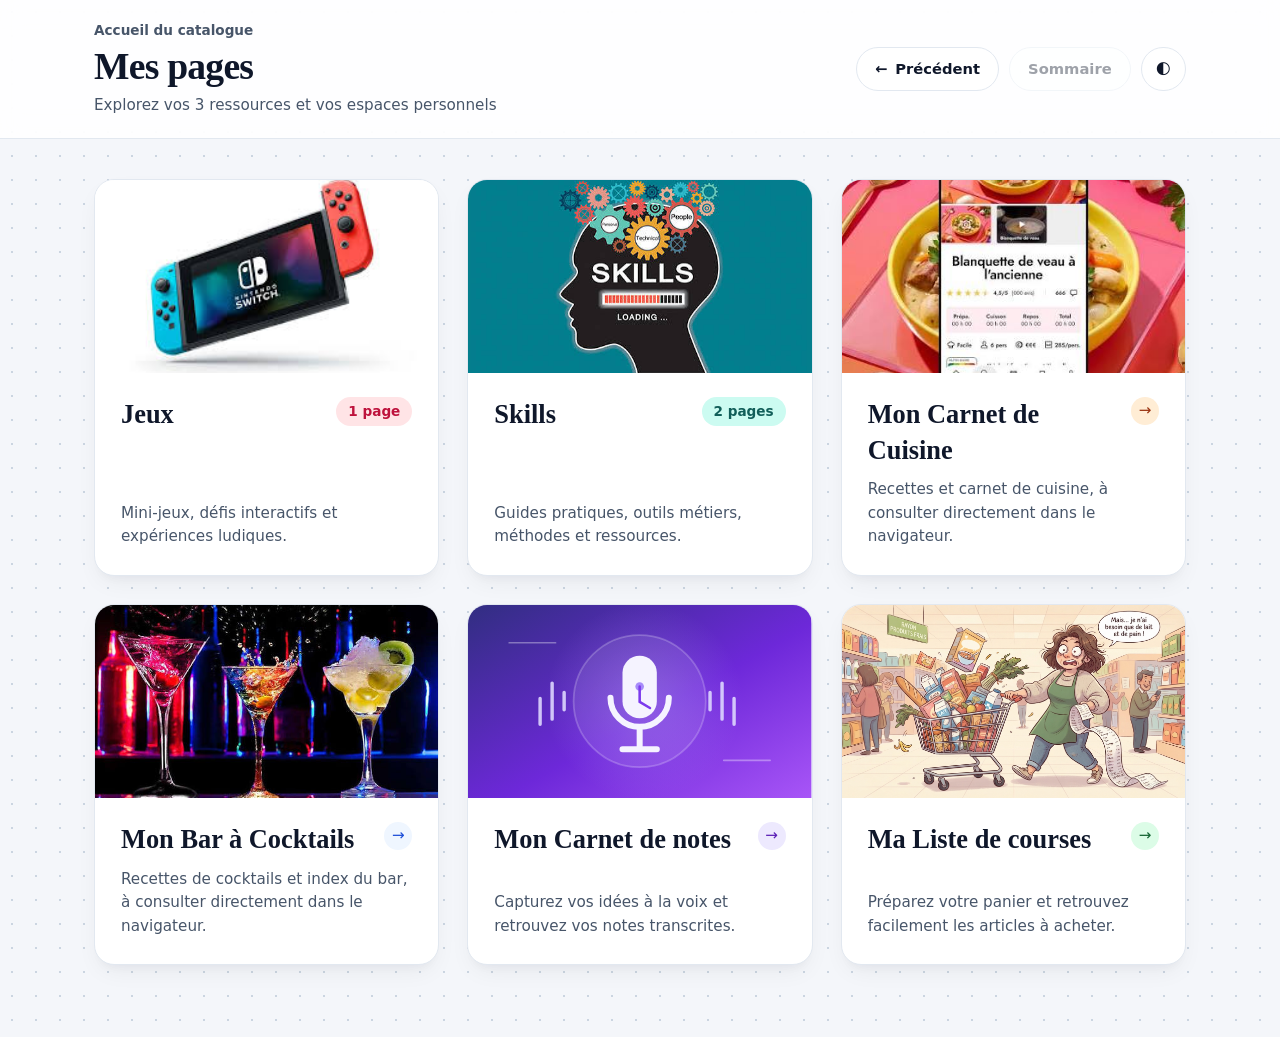
<file: index.html>
<!DOCTYPE html>
<html lang="fr">
<head>
<meta charset="UTF-8">
<meta name="viewport" content="width=device-width, initial-scale=1">
<title>Mes pages — Catalogue</title>
<link rel="icon" type="image/svg+xml" href="data:image/svg+xml,%3Csvg xmlns='http://www.w3.org/2000/svg' viewBox='0 0 64 64'%3E%3Cdefs%3E%3ClinearGradient id='g' x1='0%25' y1='0%25' x2='100%25' y2='100%25'%3E%3Cstop offset='0%25' stop-color='%2338bdf8'/%3E%3Cstop offset='100%25' stop-color='%23a855f7'/%3E%3C/linearGradient%3E%3C/defs%3E%3Crect width='64' height='64' rx='16' fill='%230f172a'/%3E%3Cg stroke='url(%23g)' stroke-width='2.5' opacity='0.85'%3E%3Cline x1='15' y1='20' x2='32' y2='14'/%3E%3Cline x1='15' y1='20' x2='32' y2='32'/%3E%3Cline x1='15' y1='20' x2='32' y2='50'/%3E%3Cline x1='15' y1='44' x2='32' y2='14'/%3E%3Cline x1='15' y1='44' x2='32' y2='32'/%3E%3Cline x1='15' y1='44' x2='32' y2='50'/%3E%3Cline x1='32' y1='14' x2='49' y2='32'/%3E%3Cline x1='32' y1='32' x2='49' y2='32'/%3E%3Cline x1='32' y1='50' x2='49' y2='32'/%3E%3C/g%3E%3Ccircle cx='15' cy='20' r='4.5' fill='%2338bdf8'/%3E%3Ccircle cx='15' cy='44' r='4.5' fill='%2338bdf8'/%3E%3Ccircle cx='32' cy='14' r='4.5' fill='%23818cf8'/%3E%3Ccircle cx='32' cy='32' r='4.5' fill='%23818cf8'/%3E%3Ccircle cx='32' cy='50' r='4.5' fill='%23818cf8'/%3E%3Ccircle cx='49' cy='32' r='5.5' fill='%23c084fc'/%3E%3C/svg%3E">
<style>
  /* ==========================================================================
     1. VARIABLES & THÈMES (Neutre, Jeux, Skills)
     ========================================================================== */
  :root {
    color-scheme: light dark;
    /* Palette de base (Accueil - Mode Clair) */
    --bg: #f4f6fa;
    --bg-pattern: radial-gradient(#cbd5e1 1px, transparent 1px);
    --surface: #ffffff;
    --surface-hover: #f8fafc;
    --ink: #0f172a;
    --muted: #475569;
    --line: #e2e8f0;
    --accent: #3b82f6;
    --accent-soft: #eff6ff;
    --accent-ink: #1d4ed8;
    --focus: #2563eb;
    --shadow: 0 10px 25px -5px rgba(15, 23, 42, 0.06), 0 8px 10px -6px rgba(15, 23, 42, 0.04);
    --shadow-hover: 0 20px 30px -10px rgba(15, 23, 42, 0.14);
    
    --radius: 20px;
    --radius-sm: 12px;
    --font-display: Georgia, "Iowan Old Style", "Palatino Linotype", serif;
    --font-sans: system-ui, -apple-system, "Segoe UI", Roboto, "Helvetica Neue", sans-serif;
    --transition: 0.25s cubic-bezier(0.22, 1, 0.36, 1);
  }

  /* Mode Sombre global (hors thème spécifique) */
  @media (prefers-color-scheme: dark) {
    :root:not([data-color-mode="light"]) {
      --bg: #0b1120;
      --bg-pattern: radial-gradient(#1e293b 1px, transparent 1px);
      --surface: #131c31;
      --surface-hover: #192540;
      --ink: #f1f5f9;
      --muted: #94a3b8;
      --line: #23304a;
      --accent: #60a5fa;
      --accent-soft: #1e293b;
      --accent-ink: #93c5fd;
      --focus: #60a5fa;
      --shadow: 0 10px 25px -5px rgba(0, 0, 0, 0.4);
      --shadow-hover: 0 20px 30px -10px rgba(0, 0, 0, 0.6);
    }
  }
  :root[data-color-mode="dark"] {
    --bg: #0b1120;
    --bg-pattern: radial-gradient(#1e293b 1px, transparent 1px);
    --surface: #131c31;
    --surface-hover: #192540;
    --ink: #f1f5f9;
    --muted: #94a3b8;
    --line: #23304a;
    --accent: #60a5fa;
    --accent-soft: #1e293b;
    --accent-ink: #93c5fd;
    --focus: #60a5fa;
    --shadow: 0 10px 25px -5px rgba(0, 0, 0, 0.4);
    --shadow-hover: 0 20px 30px -10px rgba(0, 0, 0, 0.6);
  }

  /* --------------------------------------------------------------------------
     THÈME SPÉCIFIQUE : JEUX (Ambiance Arcade / Gaming vibrante)
     -------------------------------------------------------------------------- */
  :root[data-category="jeux"] {
    --bg: #130b24;
    --bg-pattern: radial-gradient(rgba(236, 72, 153, 0.18) 1.5px, transparent 1.5px);
    --surface: #1e1238;
    --surface-hover: #29184d;
    --ink: #fdf4ff;
    --muted: #d8b4fe;
    --line: #3b236e;
    --accent: #f43f5e;
    --accent-soft: rgba(244, 63, 94, 0.2);
    --accent-ink: #fda4af;
    --focus: #fbbf24;
    --radius: 24px;
    --font-display: system-ui, -apple-system, "Segoe UI", Roboto, sans-serif;
    --shadow: 0 10px 30px -5px rgba(0, 0, 0, 0.5), 0 0 0 1px rgba(244, 63, 94, 0.15);
    --shadow-hover: 0 18px 35px -8px rgba(244, 63, 94, 0.35), 0 0 20px rgba(168, 85, 247, 0.25);
  }
  :root[data-category="jeux"][data-color-mode="light"] {
    --bg: #fdf2f8;
    --bg-pattern: radial-gradient(rgba(219, 39, 119, 0.15) 1.5px, transparent 1.5px);
    --surface: #ffffff;
    --surface-hover: #fff1f2;
    --ink: #3b0764;
    --muted: #701a75;
    --line: #fbcfe8;
    --accent: #e11d48;
    --accent-soft: #ffe4e6;
    --accent-ink: #be123c;
    --focus: #be123c;
  }

  /* --------------------------------------------------------------------------
     THÈME SPÉCIFIQUE : SKILLS (Ambiance Atelier / Savoir-faire précis)
     -------------------------------------------------------------------------- */
  :root[data-category="skill"] {
    --bg: #f0f5f3;
    --bg-pattern: linear-gradient(to right, rgba(15, 118, 110, 0.06) 1px, transparent 1px),
                  linear-gradient(to bottom, rgba(15, 118, 110, 0.06) 1px, transparent 1px);
    --surface: #ffffff;
    --surface-hover: #f4fbf9;
    --ink: #062c29;
    --muted: #3b635e;
    --line: #cce3de;
    --accent: #0f766e;
    --accent-soft: #ccfbf1;
    --accent-ink: #115e59;
    --focus: #0f766e;
    --radius: 12px;
    --font-display: Georgia, "Iowan Old Style", "Palatino Linotype", serif;
    --shadow: 0 4px 20px -2px rgba(6, 44, 41, 0.06);
    --shadow-hover: 0 14px 28px -6px rgba(15, 118, 110, 0.18);
  }
  :root[data-category="skill"][data-color-mode="dark"] {
    --bg: #071917;
    --bg-pattern: linear-gradient(to right, rgba(45, 212, 191, 0.06) 1px, transparent 1px),
                  linear-gradient(to bottom, rgba(45, 212, 191, 0.06) 1px, transparent 1px);
    --surface: #0d2623;
    --surface-hover: #133531;
    --ink: #ecfdf5;
    --muted: #99f6e4;
    --line: #1d4742;
    --accent: #2dd4bf;
    --accent-soft: rgba(45, 212, 191, 0.15);
    --accent-ink: #5eead4;
    --focus: #2dd4bf;
  }

  /* ==========================================================================
     2. RESET & ACCESSIBILITÉ
     ========================================================================== */
  *, *::before, *::after { box-sizing: border-box; }
  html { -webkit-text-size-adjust: 100%; scroll-behavior: smooth; }
  
  body {
    margin: 0;
    font-family: var(--font-sans);
    font-size: 16px;
    line-height: 1.55;
    background-color: var(--bg);
    background-image: var(--bg-pattern);
    background-size: 24px 24px;
    color: var(--ink);
    min-height: 100vh;
    transition: background-color 0.35s ease, color 0.35s ease;
  }

  /* Lien d'évitement clavier (Skip Link) */
  .skip-link {
    position: absolute;
    top: -100px;
    left: 16px;
    background: var(--accent);
    color: #ffffff;
    padding: 12px 20px;
    border-radius: 999px;
    font-weight: 700;
    text-decoration: none;
    z-index: 1000;
    transition: top 0.2s ease;
  }
  .skip-link:focus {
    top: 16px;
    outline: 3px solid var(--focus);
    outline-offset: 2px;
  }

  /* Focus clavier haute visibilité */
  :focus-visible {
    outline: 3px solid var(--focus);
    outline-offset: 3px;
  }

  .sr-only {
    position: absolute;
    width: 1px;
    height: 1px;
    padding: 0;
    margin: -1px;
    overflow: hidden;
    clip: rect(0, 0, 0, 0);
    white-space: nowrap;
    border: 0;
  }

  /* ==========================================================================
     3. EN-TÊTE & NAVIGATION
     ========================================================================== */
  .top-wrapper {
    background: color-mix(in srgb, var(--surface) 85%, transparent);
    backdrop-filter: blur(12px);
    -webkit-backdrop-filter: blur(12px);
    border-bottom: 1px solid var(--line);
    position: sticky;
    top: 0;
    z-index: 50;
  }

  .top {
    max-width: 1140px;
    margin: 0 auto;
    padding: 20px 24px;
    display: flex;
    flex-wrap: wrap;
    align-items: center;
    justify-content: space-between;
    gap: 16px 24px;
  }

  .brand-area {
    display: flex;
    flex-direction: column;
    gap: 4px;
  }

  /* Fil d'Ariane */
  .breadcrumb {
    display: flex;
    align-items: center;
    gap: 8px;
    font-size: 0.85rem;
    font-weight: 600;
    color: var(--muted);
  }
  .breadcrumb a {
    color: var(--accent-ink);
    text-decoration: none;
    border-radius: 4px;
  }
  .breadcrumb a:hover { text-decoration: underline; }

  header h1 {
    margin: 0;
    font-family: var(--font-display);
    font-weight: 800;
    font-size: clamp(1.65rem, 3.5vw, 2.35rem);
    letter-spacing: -0.02em;
    line-height: 1.15;
    display: flex;
    align-items: center;
    gap: 12px;
  }
  :root[data-category="skill"] header h1 {
    font-weight: 400;
    letter-spacing: -0.01em;
  }

  .category-badge {
    font-family: var(--font-sans);
    font-size: 0.8rem;
    font-weight: 700;
    text-transform: uppercase;
    letter-spacing: 0.06em;
    padding: 4px 12px;
    border-radius: 999px;
    background: var(--accent-soft);
    color: var(--accent-ink);
    border: 1px solid color-mix(in srgb, var(--accent) 30%, transparent);
  }

  header p {
    margin: 2px 0 0;
    color: var(--muted);
    font-size: 0.95rem;
  }

  .controls {
    display: flex;
    flex-wrap: wrap;
    align-items: center;
    gap: 10px;
  }

  .btn {
    appearance: none;
    display: inline-flex;
    align-items: center;
    gap: 8px;
    padding: 10px 18px;
    border: 1px solid var(--line);
    border-radius: 999px;
    background: var(--surface);
    color: var(--ink);
    font: inherit;
    font-size: 0.92rem;
    font-weight: 600;
    cursor: pointer;
    transition: all var(--transition);
  }
  .btn:hover:not(:disabled) {
    border-color: var(--accent);
    background: var(--accent-soft);
    color: var(--accent-ink);
  }
  .btn:disabled {
    opacity: 0.4;
    cursor: not-allowed;
  }
  .btn-icon {
    padding: 10px 14px;
  }

  /* ==========================================================================
     4. CONTENU PRINCIPAL & BARRE D'OUTILS
     ========================================================================== */
  main {
    max-width: 1140px;
    margin: 0 auto;
    padding: 32px 24px 72px;
  }

  /* Barre de recherche dans les catégories */
  .toolbar {
    margin-bottom: 28px;
    display: flex;
    flex-wrap: wrap;
    align-items: center;
    justify-content: space-between;
    gap: 16px;
  }

  .search-box {
    position: relative;
    flex: 1 1 280px;
    max-width: 420px;
  }
  .search-box svg {
    position: absolute;
    left: 14px;
    top: 50%;
    transform: translateY(-50%);
    width: 18px;
    height: 18px;
    color: var(--muted);
    pointer-events: none;
  }
  .search-input {
    width: 100%;
    padding: 12px 16px 12px 42px;
    border: 1px solid var(--line);
    border-radius: 999px;
    background: var(--surface);
    color: var(--ink);
    font: inherit;
    font-size: 0.95rem;
    box-shadow: var(--shadow);
    transition: border-color 0.2s ease, box-shadow 0.2s ease;
  }
  .search-input::placeholder { color: var(--muted); }
  .search-input:focus {
    outline: none;
    border-color: var(--accent);
    box-shadow: 0 0 0 3px var(--accent-soft);
  }

  /* ==========================================================================
     5. GRILLES & CARTES
     ========================================================================== */
  .grid {
    list-style: none;
    margin: 0;
    padding: 0;
    display: grid;
    gap: 24px;
    grid-template-columns: repeat(auto-fill, minmax(250px, 1fr));
  }

  /* Grille d'accueil (2 grandes cartes héroïques) */
  .grid.home-grid {
    grid-template-columns: repeat(auto-fit, minmax(320px, 1fr));
    gap: 28px;
    margin-top: 8px;
  }

  .card {
    position: relative;
    display: flex;
    flex-direction: column;
    height: 100%;
    background: var(--surface);
    border: 1px solid var(--line);
    border-radius: var(--radius);
    overflow: hidden;
    text-decoration: none;
    color: inherit;
    box-shadow: var(--shadow);
    transition: transform var(--transition), border-color var(--transition), box-shadow var(--transition), background-color var(--transition);
  }

  .card:hover {
    border-color: var(--accent);
    background: var(--surface-hover);
    box-shadow: var(--shadow-hover);
  }

  @media (prefers-reduced-motion: no-preference) {
    .card:hover { transform: translateY(-4px); }
  }

  /* Visuel de carte */
  .media-wrap {
    position: relative;
    aspect-ratio: 16 / 10;
    width: 100%;
    overflow: hidden;
    background: var(--accent-soft);
    display: flex;
    align-items: center;
    justify-content: center;
  }

  .card img {
    width: 100%;
    height: 100%;
    object-fit: cover;
    display: block;
    transition: transform 0.4s ease;
  }
  @media (prefers-reduced-motion: no-preference) {
    .card:hover img { transform: scale(1.04); }
  }

  .thumb-svg {
    width: 100%;
    height: 100%;
    display: flex;
    align-items: center;
    justify-content: center;
  }
  .thumb-svg svg {
    width: 100%;
    height: 100%;
    object-fit: cover;
  }

  /* Contenu texte de la carte */
  .card-body {
    padding: 18px 20px 20px;
    display: flex;
    flex-direction: column;
    justify-content: space-between;
    flex: 1;
    gap: 10px;
  }

  .card-title-row {
    display: flex;
    align-items: flex-start;
    justify-content: space-between;
    gap: 12px;
  }

  .card .label {
    font-weight: 700;
    font-size: 1.08rem;
    line-height: 1.35;
    overflow-wrap: anywhere;
  }

  .card-arrow {
    flex-shrink: 0;
    width: 28px;
    height: 28px;
    border-radius: 50%;
    background: var(--accent-soft);
    color: var(--accent-ink);
    display: inline-flex;
    align-items: center;
    justify-content: center;
    font-size: 0.95rem;
    transition: transform 0.2s ease, background-color 0.2s ease, color 0.2s ease;
  }
  .card:hover .card-arrow {
    background: var(--accent);
    color: #ffffff;
    transform: translateX(3px);
  }

  /* Styles spécifiques des Cartes Catégories (Accueil) */
  .card.category[data-key="jeux"] {
    --accent: #e11d48;
    --accent-soft: #ffe4e6;
    --accent-ink: #be123c;
  }
  .card.category[data-key="skill"] {
    --accent: #0f766e;
    --accent-soft: #ccfbf1;
    --accent-ink: #115e59;
  }
  @media (prefers-color-scheme: dark) {
    :root:not([data-color-mode="light"]) .card.category[data-key="jeux"] {
      --accent: #f43f5e;
      --accent-soft: rgba(244, 63, 94, 0.2);
      --accent-ink: #fda4af;
    }
    :root:not([data-color-mode="light"]) .card.category[data-key="skill"] {
      --accent: #2dd4bf;
      --accent-soft: rgba(45, 212, 191, 0.18);
      --accent-ink: #5eead4;
    }
  }
  :root[data-color-mode="dark"] .card.category[data-key="jeux"] {
    --accent: #f43f5e;
    --accent-soft: rgba(244, 63, 94, 0.2);
    --accent-ink: #fda4af;
  }
  :root[data-color-mode="dark"] .card.category[data-key="skill"] {
    --accent: #2dd4bf;
    --accent-soft: rgba(45, 212, 191, 0.18);
    --accent-ink: #5eead4;
  }

  /* Vignette Cuisine (lien direct vers le carnet) */
  .card.category[data-key="cuisine"] {
    --accent: #ea580c;
    --accent-soft: #ffedd5;
    --accent-ink: #9a3412;
  }
  @media (prefers-color-scheme: dark) {
    :root:not([data-color-mode="light"]) .card.category[data-key="cuisine"] {
      --accent: #fb923c;
      --accent-soft: rgba(251, 146, 60, 0.18);
      --accent-ink: #fdba74;
    }
  }
  :root[data-color-mode="dark"] .card.category[data-key="cuisine"] {
    --accent: #fb923c;
    --accent-soft: rgba(251, 146, 60, 0.18);
    --accent-ink: #fdba74;
  }

  /* Vignette du carnet de notes vocales */
  .card.category[data-key="notes-vocales"] {
    --accent: #7c3aed;
    --accent-soft: #ede9fe;
    --accent-ink: #5b21b6;
  }
  @media (prefers-color-scheme: dark) {
    :root:not([data-color-mode="light"]) .card.category[data-key="notes-vocales"] {
      --accent: #a78bfa;
      --accent-soft: rgba(167, 139, 250, 0.18);
      --accent-ink: #c4b5fd;
    }
  }
  :root[data-color-mode="dark"] .card.category[data-key="notes-vocales"] {
    --accent: #a78bfa;
    --accent-soft: rgba(167, 139, 250, 0.18);
    --accent-ink: #c4b5fd;
  }

  /* Vignette de la liste de courses */
  .card.category[data-key="courses"] {
    --accent: #16a34a;
    --accent-soft: #dcfce7;
    --accent-ink: #166534;
  }
  @media (prefers-color-scheme: dark) {
    :root:not([data-color-mode="light"]) .card.category[data-key="courses"] {
      --accent: #4ade80;
      --accent-soft: rgba(74, 222, 128, 0.18);
      --accent-ink: #86efac;
    }
  }
  :root[data-color-mode="dark"] .card.category[data-key="courses"] {
    --accent: #4ade80;
    --accent-soft: rgba(74, 222, 128, 0.18);
    --accent-ink: #86efac;
  }

  .card.category .media-wrap {
    aspect-ratio: 16 / 9;
  }
  .card.category .card-body {
    padding: 24px 26px 26px;
  }
  .card.category .label {
    font-family: var(--font-display);
    font-size: 1.65rem;
    font-weight: 700;
  }
  .card.category .desc {
    margin: 0;
    color: var(--muted);
    font-size: 0.95rem;
  }

  .count-pill {
    display: inline-flex;
    align-items: center;
    gap: 6px;
    font-family: var(--font-sans);
    font-size: 0.85rem;
    font-weight: 700;
    color: var(--accent-ink);
    background: var(--accent-soft);
    padding: 4px 12px;
    border-radius: 999px;
    white-space: nowrap;
  }

  .info {
    grid-column: 1 / -1;
    background: var(--surface);
    border: 1px dashed var(--line);
    border-radius: var(--radius);
    color: var(--muted);
    text-align: center;
    padding: 56px 24px;
    margin: 0;
    font-size: 1.05rem;
  }

  @media (max-width: 600px) {
    .top {
      padding: 12px 16px;
      gap: 12px;
    }
    .brand-area { min-width: 0; }
    header h1 {
      flex-wrap: wrap;
      gap: 8px;
      font-size: clamp(1.45rem, 7vw, 1.85rem);
    }
    .category-badge { font-size: 0.7rem; }
    .controls {
      width: 100%;
      display: grid;
      grid-template-columns: repeat(2, minmax(0, 1fr));
      gap: 8px;
    }
    .btn {
      min-height: 44px;
      justify-content: center;
      padding: 10px 12px;
      font-size: 0.88rem;
    }
    .btn-icon { grid-column: 1 / -1; }
    main {
      padding: 20px 16px calc(40px + env(safe-area-inset-bottom));
    }
    .toolbar { gap: 12px; margin-bottom: 20px; }
    .search-box { flex-basis: 100%; max-width: none; }
    .search-input { min-height: 48px; font-size: 16px; }
    .grid { grid-template-columns: repeat(2, minmax(0, 1fr)); gap: 12px; }
    .grid.home-grid { grid-template-columns: repeat(2, minmax(0, 1fr)); gap: 12px; }
    .card.category .card-body { padding: 14px 14px 16px; }
    .card.category .label { font-size: 1.1rem; }
    .card.category .desc { font-size: 0.82rem; }
    .card-body { padding: 12px; gap: 6px; }
    .card .label { font-size: 0.95rem; }
    .card-title-row { flex-wrap: wrap; gap: 6px; }
    .count-pill { font-size: 0.75rem; }
  }

  @media (hover: none) and (pointer: coarse) {
    .btn, .card { -webkit-tap-highlight-color: transparent; }
    .card:hover { transform: none; }
  }

  @media (max-width: 360px) {
    .top, main { padding-left: 12px; padding-right: 12px; }
    .controls { grid-template-columns: 1fr; }
    .btn-icon { grid-column: auto; }
  }
</style>
</head>
<body>

<a href="#app" class="skip-link">Aller au contenu principal</a>

<div class="top-wrapper">
  <header class="top">
    <div class="brand-area">
      <nav class="breadcrumb" id="breadcrumb" aria-label="Fil d'Ariane"></nav>
      <h1>
        <span id="pageTitle">Mes pages</span>
        <span class="category-badge" id="categoryBadge" hidden></span>
      </h1>
      <p id="subtitle" role="status" aria-live="polite">Chargement du catalogue…</p>
    </div>

    <div class="controls" role="toolbar" aria-label="Outils de navigation">
      <button class="btn" id="btnPrecedent" type="button" onclick="history.back()">
        <span aria-hidden="true">←</span> Précédent
      </button>
      <button class="btn" id="btnSommaire" type="button" onclick="location.hash = ''">
        Sommaire
      </button>
      <button class="btn btn-icon" id="btnTheme" type="button" aria-label="Changer le mode clair ou sombre" title="Changer l'apparence clair/sombre">
        <span id="themeIcon" aria-hidden="true">🌓</span>
      </button>
    </div>
  </header>
</div>

<main id="app" tabindex="-1">
  <p class="info">Recherche des pages en cours…</p>
</main>

<!-- Données générées par generer_pages.py -->
<script src="pages.js"></script>

<script>
  /* ==========================================================================
     ILLUSTRATIONS VECTORIELLES INTÉGRÉES (Fallbacks visuels pertinents)
     ========================================================================== */
  const ILLUSTRATIONS = {
    jeux: `
      <svg viewBox="0 0 400 225" xmlns="http://www.w3.org/2000/svg" role="img" aria-hidden="true">
        <defs>
          <linearGradient id="g-jeux" x1="0%" y1="0%" x2="100%" y2="100%">
            <stop offset="0%" stop-color="#3b0764"/>
            <stop offset="50%" stop-color="#831843"/>
            <stop offset="100%" stop-color="#e11d48"/>
          </linearGradient>
          <radialGradient id="glow-jeux" cx="50%" cy="50%" r="50%">
            <stop offset="0%" stop-color="#fbbf24" stop-opacity="0.35"/>
            <stop offset="100%" stop-color="#fbbf24" stop-opacity="0"/>
          </radialGradient>
        </defs>
        <rect width="400" height="225" fill="url(#g-jeux)"/>
        <circle cx="200" cy="112" r="110" fill="url(#glow-jeux)"/>
        <!-- Grille néon perspective -->
        <path d="M0 175 L400 175 M0 195 L400 195 M0 215 L400 215 M80 155 L20 225 M160 155 L130 225 M240 155 L270 225 M320 155 L380 225" stroke="rgba(255,255,255,0.15)" stroke-width="1.5"/>
        <!-- Manette stylisée -->
        <g transform="translate(120, 52)">
          <rect x="20" y="20" width="120" height="68" rx="34" fill="#1e1b4b" stroke="#f472b6" stroke-width="3"/>
          <!-- Croix directionnelle -->
          <path d="M52 42 v24 M40 54 h24" stroke="#38bdf8" stroke-width="6" stroke-linecap="round"/>
          <!-- Boutons d'action -->
          <circle cx="112" cy="44" r="5" fill="#fbbf24"/>
          <circle cx="124" cy="54" r="5" fill="#f43f5e"/>
          <circle cx="112" cy="64" r="5" fill="#34d399"/>
          <circle cx="100" cy="54" r="5" fill="#a78bfa"/>
        </g>
        <!-- Étoiles -->
        <circle cx="65" cy="45" r="2.5" fill="#fde047"/>
        <circle cx="335" cy="55" r="3" fill="#38bdf8"/>
        <circle cx="310" cy="135" r="2" fill="#f472b6"/>
      </svg>`,
    skill: `
      <svg viewBox="0 0 400 225" xmlns="http://www.w3.org/2000/svg" role="img" aria-hidden="true">
        <defs>
          <linearGradient id="g-skill" x1="0%" y1="0%" x2="100%" y2="100%">
            <stop offset="0%" stop-color="#064e3b"/>
            <stop offset="60%" stop-color="#0f766e"/>
            <stop offset="100%" stop-color="#14b8a6"/>
          </linearGradient>
        </defs>
        <rect width="400" height="225" fill="url(#g-skill)"/>
        <!-- Cercles géométriques / architecture -->
        <circle cx="200" cy="112" r="78" fill="none" stroke="rgba(255,255,255,0.18)" stroke-width="1.5" stroke-dasharray="6 6"/>
        <circle cx="200" cy="112" r="52" fill="rgba(255,255,255,0.08)" stroke="rgba(255,255,255,0.3)" stroke-width="1.5"/>
        <!-- Compas / Fiche structurée / Étoile de compétence -->
        <g transform="translate(152, 64)" fill="none" stroke="#ecfdf5" stroke-width="2.5" stroke-linecap="round" stroke-linejoin="round">
          <polygon points="48,8 60,34 88,38 68,58 72,86 48,72 24,86 28,58 8,38 36,34" fill="rgba(255,255,255,0.16)"/>
          <circle cx="48" cy="48" r="10" fill="#5eead4" stroke="none"/>
        </g>
        <!-- Lignes techniques -->
        <path d="M40 40 h45 M40 50 h28 M315 175 h45 M332 185 h28" stroke="rgba(255,255,255,0.4)" stroke-width="2" stroke-linecap="round"/>
      </svg>`,
    cuisine: `
      <svg viewBox="0 0 400 225" xmlns="http://www.w3.org/2000/svg" role="img" aria-hidden="true">
        <defs>
          <linearGradient id="g-cuisine" x1="0%" y1="0%" x2="100%" y2="100%">
            <stop offset="0%" stop-color="#7c2d12"/>
            <stop offset="55%" stop-color="#c2410c"/>
            <stop offset="100%" stop-color="#fb923c"/>
          </linearGradient>
        </defs>
        <rect width="400" height="225" fill="url(#g-cuisine)"/>
        <!-- Poêle vue de dessus -->
        <circle cx="190" cy="115" r="66" fill="rgba(255,255,255,0.12)" stroke="rgba(255,255,255,0.45)" stroke-width="3"/>
        <circle cx="190" cy="115" r="42" fill="none" stroke="rgba(255,255,255,0.25)" stroke-width="2"/>
        <path d="M256 115 h70" stroke="#fff7ed" stroke-width="9" stroke-linecap="round"/>
        <!-- Vapeur -->
        <path d="M172 32 q-10 -12 0 -24 M190 32 q-10 -12 0 -24 M208 32 q-10 -12 0 -24" fill="none" stroke="rgba(255,255,255,0.6)" stroke-width="3" stroke-linecap="round"/>
        <!-- Ingrédients -->
        <circle cx="180" cy="108" r="7" fill="#fde047"/>
        <circle cx="200" cy="125" r="6" fill="#86efac"/>
        <circle cx="186" cy="132" r="5" fill="#fecaca"/>
        <!-- Lignes techniques -->
        <path d="M40 40 h45 M40 50 h28 M315 175 h45 M332 185 h28" stroke="rgba(255,255,255,0.4)" stroke-width="2" stroke-linecap="round"/>
      </svg>`,
    cocktail: `
      <svg viewBox="0 0 400 225" xmlns="http://www.w3.org/2000/svg" role="img" aria-hidden="true">
        <defs>
          <linearGradient id="g-cocktail" x1="0%" y1="0%" x2="100%" y2="100%">
            <stop offset="0%" stop-color="#4c0519"/>
            <stop offset="55%" stop-color="#be185d"/>
            <stop offset="100%" stop-color="#f59e0b"/>
          </linearGradient>
        </defs>
        <rect width="400" height="225" fill="url(#g-cocktail)"/>
        <circle cx="300" cy="60" r="34" fill="rgba(255,255,255,0.12)"/>
        <!-- Verre à cocktail -->
        <path d="M150 62 h100 l-50 62 z" fill="rgba(255,255,255,0.22)" stroke="#fff7ed" stroke-width="3" stroke-linejoin="round"/>
        <path d="M200 124 v58 M162 184 h76" stroke="#fff7ed" stroke-width="5" stroke-linecap="round"/>
        <!-- Liquide et garniture -->
        <path d="M168 84 h64 l-32 36 z" fill="#fde047"/>
        <path d="M236 52 l18 -30" stroke="#86efac" stroke-width="4" stroke-linecap="round"/>
        <circle cx="256" cy="20" r="6" fill="#fb7185"/>
        <!-- Bulles -->
        <circle cx="120" cy="150" r="4" fill="rgba(255,255,255,0.5)"/>
        <circle cx="280" cy="160" r="3" fill="rgba(255,255,255,0.5)"/>
        <circle cx="90" cy="110" r="2.5" fill="rgba(255,255,255,0.5)"/>
      </svg>`,
    "notes-vocales": `
      <svg viewBox="0 0 400 225" xmlns="http://www.w3.org/2000/svg" role="img" aria-hidden="true">
        <defs>
          <linearGradient id="g-notes-vocales" x1="0%" y1="0%" x2="100%" y2="100%">
            <stop offset="0%" stop-color="#312e81"/>
            <stop offset="55%" stop-color="#6d28d9"/>
            <stop offset="100%" stop-color="#a855f7"/>
          </linearGradient>
          <radialGradient id="glow-notes-vocales" cx="50%" cy="50%" r="50%">
            <stop offset="0%" stop-color="#c4b5fd" stop-opacity="0.28"/>
            <stop offset="100%" stop-color="#c4b5fd" stop-opacity="0"/>
          </radialGradient>
        </defs>
        <rect width="400" height="225" fill="url(#g-notes-vocales)"/>
        <circle cx="205" cy="112" r="115" fill="url(#glow-notes-vocales)"/>
        <circle cx="200" cy="112" r="77" fill="rgba(255,255,255,0.08)" stroke="rgba(255,255,255,0.22)" stroke-width="2"/>
        <rect x="180" y="59" width="40" height="73" rx="20" fill="#f5f3ff"/>
        <path d="M166 108a34 34 0 0 0 68 0M200 143v25m-20 0h40" fill="none" stroke="#f5f3ff" stroke-width="7" stroke-linecap="round"/>
        <g fill="none" stroke="#ddd6fe" stroke-width="4" stroke-linecap="round" opacity="0.9">
          <path d="M112 102v20m-14-31v42m-14-24v30m198-37v20m14-31v42m14-24v30"/>
        </g>
        <circle cx="200" cy="95" r="5" fill="#a78bfa"/>
        <path d="M200 95v18l12 7" fill="none" stroke="#7c3aed" stroke-width="3" stroke-linecap="round" stroke-linejoin="round"/>
        <path d="M48 44h54m196 137h54" stroke="rgba(255,255,255,0.35)" stroke-width="2" stroke-linecap="round"/>
      </svg>`,
    courses: `
      <svg viewBox="0 0 400 225" xmlns="http://www.w3.org/2000/svg" role="img" aria-hidden="true">
        <defs>
          <linearGradient id="g-courses" x1="0%" y1="0%" x2="100%" y2="100%">
            <stop offset="0%" stop-color="#14532d"/>
            <stop offset="100%" stop-color="#22c55e"/>
          </linearGradient>
        </defs>
        <rect width="400" height="225" fill="url(#g-courses)"/>
        <circle cx="330" cy="40" r="60" fill="#ffffff" opacity="0.08"/>
        <g transform="rotate(-7 115 110)">
          <rect x="62" y="48" width="106" height="128" rx="8" fill="#fefce8"/>
          <rect x="88" y="41" width="54" height="14" rx="4" fill="#94a3b8"/>
          <g stroke="#a8a29e" stroke-width="3" stroke-linecap="round">
            <line x1="104" y1="78" x2="150" y2="78"/>
            <line x1="104" y1="100" x2="150" y2="100"/>
            <line x1="104" y1="122" x2="150" y2="122"/>
            <line x1="104" y1="144" x2="140" y2="144"/>
          </g>
          <g fill="none" stroke="#16a34a" stroke-width="3" stroke-linecap="round" stroke-linejoin="round">
            <path d="M76 75 l5 5 l9 -10"/>
            <path d="M76 119 l5 5 l9 -10"/>
          </g>
          <rect x="76" y="136" width="14" height="14" rx="3" fill="none" stroke="#a8a29e" stroke-width="2.5"/>
        </g>
        <path d="M214 62 H238 L266 140" fill="none" stroke="#e2e8f0" stroke-width="6" stroke-linecap="round" stroke-linejoin="round"/>
        <path d="M238 84 H336 L320 146 H254 Z" fill="#ffffff" stroke="#e2e8f0" stroke-width="4" stroke-linejoin="round"/>
        <g stroke="#bbf7d0" stroke-width="2" opacity="0.8">
          <line x1="262" y1="84" x2="272" y2="146"/>
          <line x1="288" y1="84" x2="296" y2="146"/>
          <line x1="314" y1="84" x2="318" y2="146"/>
          <line x1="240" y1="106" x2="330" y2="106"/>
          <line x1="250" y1="126" x2="324" y2="126"/>
        </g>
        <circle cx="268" cy="96" r="10" fill="#ef4444"/>
        <path d="M268 86 q2 -6 6 -6" fill="none" stroke="#166534" stroke-width="2.5" stroke-linecap="round"/>
        <path d="M296 100 q-2 -10 6 -10 q8 0 6 10 z" fill="#f97316"/>
        <rect x="312" y="92" width="10" height="28" rx="4" fill="#38bdf8"/>
        <rect x="310" y="86" width="14" height="8" rx="2" fill="#0ea5e9"/>
        <ellipse cx="282" cy="124" rx="12" ry="8" fill="#d97706"/>
        <circle cx="266" cy="162" r="8" fill="#0f172a"/>
        <circle cx="312" cy="162" r="8" fill="#0f172a"/>
        <circle cx="266" cy="162" r="3" fill="#94a3b8"/>
        <circle cx="312" cy="162" r="3" fill="#94a3b8"/>
        <path d="M48 44h54m196 137h54" stroke="rgba(255,255,255,0.35)" stroke-width="2" stroke-linecap="round"/>
      </svg>`
  };

  /* ==========================================================================
     CONFIGURATION DES CATÉGORIES
     ========================================================================== */
  const CATEGORIES = {
    jeux: {
      title: "Jeux",
      badge: "Espace Ludique",
      description: "Mini-jeux, défis interactifs et expériences ludiques.",
      icon: "🎮",
      img: "switch"
    },
    skill: {
      title: "Skills",
      badge: "Atelier & Savoir-faire",
      description: "Guides pratiques, outils métiers, méthodes et ressources.",
      icon: "🧩",
      img: "skill"
    }
  };

  /* Vignette de sélection : lance l'index du carnet de cuisine */
  const CUISINE_TILE = {
    key: "cuisine",
    href: "Mon-Carnet-de-Cuisine-IA-navigateur/index.html",
    title: "Mon Carnet de Cuisine",
    description: "Recettes et carnet de cuisine, à consulter directement dans le navigateur.",
    img: "cuisine",
    image: null
  };

  /* Vignette de sélection : lance l'index du bar à cocktails */
  const BAR_TILE = {
    key: "cocktail",
    href: "Mon bar à cocktail/index.html",
    title: "Mon Bar à Cocktails",
    description: "Recettes de cocktails et index du bar, à consulter directement dans le navigateur.",
    img: "cocktail",
    image: null
  };

  /* Vignette de sélection : ouvre l'index du carnet de notes vocales */
  const NOTES_TILE = {
    key: "notes-vocales",
    href: "Cahier%20de%20notes/index.html",
    title: "Mon Carnet de notes",
    description: "Capturez vos idées à la voix et retrouvez vos notes transcrites.",
    image: null
  };

  /* Vignette de sélection : ouvre la liste de courses */
  const COURSES_TILE = {
    key: "courses",
    href: "Liste%20de%20course/index.html",
    title: "Ma Liste de courses",
    description: "Préparez votre panier et retrouvez facilement les articles à acheter.",
    image: "liste courses.png"
  };

  const IMAGE_EXT = ["jpg", "jpeg", "png", "webp"];
  let PAGES = [];
  let currentSearch = "";

  const app = document.getElementById("app");
  const pageTitle = document.getElementById("pageTitle");
  const categoryBadge = document.getElementById("categoryBadge");
  const subtitle = document.getElementById("subtitle");
  const breadcrumb = document.getElementById("breadcrumb");
  const btnSommaire = document.getElementById("btnSommaire");
  const btnTheme = document.getElementById("btnTheme");

  /* ==========================================================================
     GESTION DU MODE CLAIR / SOMBRE MANUEL
     ========================================================================== */
  function initColorMode() {
    const saved = localStorage.getItem("catalogue-color-mode");
    if (saved) document.documentElement.dataset.colorMode = saved;
    
    btnTheme.addEventListener("click", () => {
      const current = document.documentElement.dataset.colorMode;
      const isDarkSystem = window.matchMedia("(prefers-color-scheme: dark)").matches;
      let next;
      if (!current) {
        next = isDarkSystem ? "light" : "dark";
      } else {
        next = current === "dark" ? "light" : "dark";
      }
      document.documentElement.dataset.colorMode = next;
      localStorage.setItem("catalogue-color-mode", next);
    });
  }

  /* ==========================================================================
     1. DÉCOUVERTE DES FICHIERS
     ========================================================================== */
  async function listFromDirectory() {
    const res = await fetch("./");
    if (!res.ok) throw new Error("listing indisponible");
    const doc = new DOMParser().parseFromString(await res.text(), "text/html");
    return [...doc.querySelectorAll("a")]
      .map(a => decodeURIComponent(a.getAttribute("href") || ""))
      .filter(h => /^(jeux|skill)[^/]*\.html$/i.test(h))
      .map(f => ({ file: f }));
  }

  async function discover() {
    if (Array.isArray(window.PAGES_DATA) && window.PAGES_DATA.length) {
      return window.PAGES_DATA;
    }
    try {
      const entries = await listFromDirectory();
      if (entries.length) return entries;
    } catch (err) {
      console.warn("Listing impossible :", err);
    }
    return [];
  }

  /* ==========================================================================
     2. INFOS DE CHAQUE PAGE
     ========================================================================== */
  async function titleOf(file) {
    try {
      const res = await fetch(file);
      const doc = new DOMParser().parseFromString(await res.text(), "text/html");
      return doc.title.trim() || null;
    } catch { return null; }
  }

  function imageExists(src) {
    return new Promise(resolve => {
      const img = new Image();
      img.onload = () => resolve(src);
      img.onerror = () => resolve(null);
      img.src = src;
    });
  }

  async function findImage(stem) {
    for (const dir of ["", "images/"]) {
      for (const ext of IMAGE_EXT) {
        const ok = await imageExists(`${dir}${stem}.${ext}`);
        if (ok) return ok;
      }
    }
    return null;
  }

  function categoryOf(file) {
    return Object.keys(CATEGORIES).find(k => file.toLowerCase().startsWith(k)) || null;
  }

  async function loadCategoryIcons() {
    for (const cat of Object.values(CATEGORIES)) {
      cat.image = cat.img ? await findImage(cat.img) : null;
    }
    CUISINE_TILE.image = await findImage(CUISINE_TILE.img);
    BAR_TILE.image = await findImage(BAR_TILE.img);
  }

  async function buildPages() {
    const entries = await discover();
    const pages = [];
    for (const e of entries) {
      try {
        const key = categoryOf(e.file);
        if (!key) continue;
        const stem = e.file.replace(/\.html$/i, "");
        pages.push({
          key,
          file: e.file,
          name: e.name || (await titleOf(e.file)) || stem,
          image: ("image" in e) ? e.image : await findImage(stem)
        });
      } catch (err) {
        console.warn("Page ignorée :", e, err);
      }
    }
    pages.sort((a, b) => a.name.localeCompare(b.name, "fr", { numeric: true }));
    return pages;
  }

  /* ==========================================================================
     3. AFFICHAGE & ACCESSIBILITÉ
     ========================================================================== */
  function makeSvgThumb(key) {
    const div = document.createElement("div");
    div.className = "thumb-svg";
    div.setAttribute("aria-hidden", "true");
    div.innerHTML = ILLUSTRATIONS[key] || ILLUSTRATIONS.skill;
    return div;
  }

  function makeCard({ href, name, description, image, key, isCategory = false, count = null }) {
    const li = document.createElement("li");
    
    const a = document.createElement("a");
    a.className = "card" + (isCategory ? " category" : "");
    a.href = href;
    a.dataset.key = key;

    // Zone visuelle (Photo ou Illustration SVG dédiée)
    const mediaWrap = document.createElement("div");
    mediaWrap.className = "media-wrap";
    if (image) {
      const img = document.createElement("img");
      img.src = image;
      img.alt = ""; // Décoratif car le lien contient déjà le titre explicite
      img.loading = "lazy";
      img.onerror = () => img.replaceWith(makeSvgThumb(key));
      mediaWrap.appendChild(img);
    } else {
      mediaWrap.appendChild(makeSvgThumb(key));
    }
    a.appendChild(mediaWrap);

    // Corps de carte
    const body = document.createElement("div");
    body.className = "card-body";

    const titleRow = document.createElement("div");
    titleRow.className = "card-title-row";

    const titleSpan = document.createElement("span");
    titleSpan.className = "label";
    titleSpan.textContent = name;
    titleRow.appendChild(titleSpan);

    if (count !== null) {
      const badge = document.createElement("span");
      badge.className = "count-pill";
      badge.textContent = `${count} ${count > 1 ? "pages" : "page"}`;
      titleRow.appendChild(badge);
    } else {
      const arrow = document.createElement("span");
      arrow.className = "card-arrow";
      arrow.setAttribute("aria-hidden", "true");
      arrow.textContent = "→";
      titleRow.appendChild(arrow);
    }

    body.appendChild(titleRow);

    if (description) {
      const desc = document.createElement("p");
      desc.className = "desc";
      desc.textContent = description;
      body.appendChild(desc);
    }

    a.appendChild(body);
    li.appendChild(a);
    return li;
  }

  function updateHeader({ categoryKey = null, title, badge = "", sub = "" }) {
    if (categoryKey) {
      document.documentElement.dataset.category = categoryKey;
      breadcrumb.innerHTML = `<a href="#">Accueil</a> <span aria-hidden="true">/</span> <span>${title}</span>`;
      categoryBadge.textContent = badge;
      categoryBadge.hidden = false;
    } else {
      delete document.documentElement.dataset.category;
      breadcrumb.innerHTML = `<span>Accueil du catalogue</span>`;
      categoryBadge.hidden = true;
    }
    pageTitle.textContent = title;
    subtitle.textContent = sub;
    document.title = categoryKey ? `${title} — Mes pages` : "Mes pages — Catalogue";
  }

  function renderHome() {
    currentSearch = "";
    const total = PAGES.length;
    updateHeader({
      title: "Mes pages",
      sub: total ? `Explorez vos ${total} ressources et vos espaces personnels` : "Aucune page trouvée"
    });
    btnSommaire.disabled = true;
    app.innerHTML = "";

    const ul = document.createElement("ul");
    ul.className = "grid home-grid";
    ul.setAttribute("aria-label", "Catégories disponibles");

    for (const [key, cat] of Object.entries(CATEGORIES)) {
      const count = PAGES.filter(p => p.key === key).length;
      ul.appendChild(makeCard({
        href: "#" + key,
        name: cat.title,
        description: cat.description,
        image: cat.image,
        key,
        isCategory: true,
        count
      }));
    }
    ul.appendChild(makeCard({
      href: CUISINE_TILE.href,
      name: CUISINE_TILE.title,
      description: CUISINE_TILE.description,
      image: CUISINE_TILE.image,
      key: CUISINE_TILE.key,
      isCategory: true
    }));
    ul.appendChild(makeCard({
      href: BAR_TILE.href,
      name: BAR_TILE.title,
      description: BAR_TILE.description,
      image: BAR_TILE.image,
      key: BAR_TILE.key,
      isCategory: true
    }));
    ul.appendChild(makeCard({
      href: NOTES_TILE.href,
      name: NOTES_TILE.title,
      description: NOTES_TILE.description,
      image: NOTES_TILE.image,
      key: NOTES_TILE.key,
      isCategory: true
    }));
    ul.appendChild(makeCard({
      href: COURSES_TILE.href,
      name: COURSES_TILE.title,
      description: COURSES_TILE.description,
      image: COURSES_TILE.image,
      key: COURSES_TILE.key,
      isCategory: true
    }));
    app.appendChild(ul);
  }

  function renderCategory(key) {
    const cat = CATEGORIES[key];
    const allCatPages = PAGES.filter(p => p.key === key);
    
    updateHeader({
      categoryKey: key,
      title: cat.title,
      badge: cat.badge,
      sub: `${allCatPages.length} ${allCatPages.length > 1 ? "pages disponibles" : "page disponible"}`
    });
    btnSommaire.disabled = false;
    app.innerHTML = "";

    if (!allCatPages.length) {
      const p = document.createElement("p");
      p.className = "info";
      p.textContent = "Aucune page dans cette catégorie pour le moment.";
      app.appendChild(p);
      return;
    }

    // Barre d'outils avec recherche accessible
    const toolbar = document.createElement("div");
    toolbar.className = "toolbar";
    toolbar.innerHTML = `
      <div class="search-box">
        <label for="searchInput" class="sr-only">Filtrer les pages dans ${cat.title}</label>
        <svg viewBox="0 0 24 24" fill="none" stroke="currentColor" stroke-width="2" aria-hidden="true">
          <circle cx="11" cy="11" r="8"/><path d="m21 21-4.3-4.3"/>
        </svg>
        <input id="searchInput" class="search-input" type="search" placeholder="Rechercher dans ${cat.title}…" value="${currentSearch}">
      </div>
    `;
    app.appendChild(toolbar);

    const ul = document.createElement("ul");
    ul.className = "grid";
    ul.setAttribute("aria-label", `Liste des pages ${cat.title}`);
    app.appendChild(ul);

    function drawList(query) {
      ul.innerHTML = "";
      const q = query.trim().toLowerCase();
      const filtered = q
        ? allCatPages.filter(p => p.name.toLowerCase().includes(q) || p.file.toLowerCase().includes(q))
        : allCatPages;

      subtitle.textContent = q
        ? `${filtered.length} résultat(s) sur ${allCatPages.length}`
        : `${allCatPages.length} ${allCatPages.length > 1 ? "pages disponibles" : "page disponible"}`;

      if (!filtered.length) {
        const li = document.createElement("li");
        li.className = "info";
        li.textContent = `Aucune page ne correspond à « ${query} ».`;
        ul.appendChild(li);
        return;
      }

      for (const p of filtered) {
        ul.appendChild(makeCard({
          href: p.file,
          name: p.name,
          image: p.image,
          key
        }));
      }
    }

    drawList(currentSearch);

    const searchInput = document.getElementById("searchInput");
    searchInput.addEventListener("input", (e) => {
      currentSearch = e.target.value;
      drawList(currentSearch);
    });
  }

  function route() {
    const key = location.hash.slice(1);
    if (CATEGORIES[key]) renderCategory(key);
    else renderHome();
  }

  /* ==========================================================================
     DÉMARRAGE
     ========================================================================== */
  (async () => {
    initColorMode();
    try {
      await loadCategoryIcons();
      PAGES = await buildPages();
    } catch (err) {
      console.error(err);
      PAGES = [];
    }
    window.addEventListener("hashchange", route);
    route();
    if (!PAGES.length) {
      subtitle.textContent = "Aucune page trouvée";
      app.innerHTML = '<p class="info">Vérifiez que <strong>pages.js</strong> existe (lancez <code>generer_pages.py</code>), ou utilisez <code>lancer.py</code>.</p>';
    }
  })();
</script>
</body>
</html>
</file>
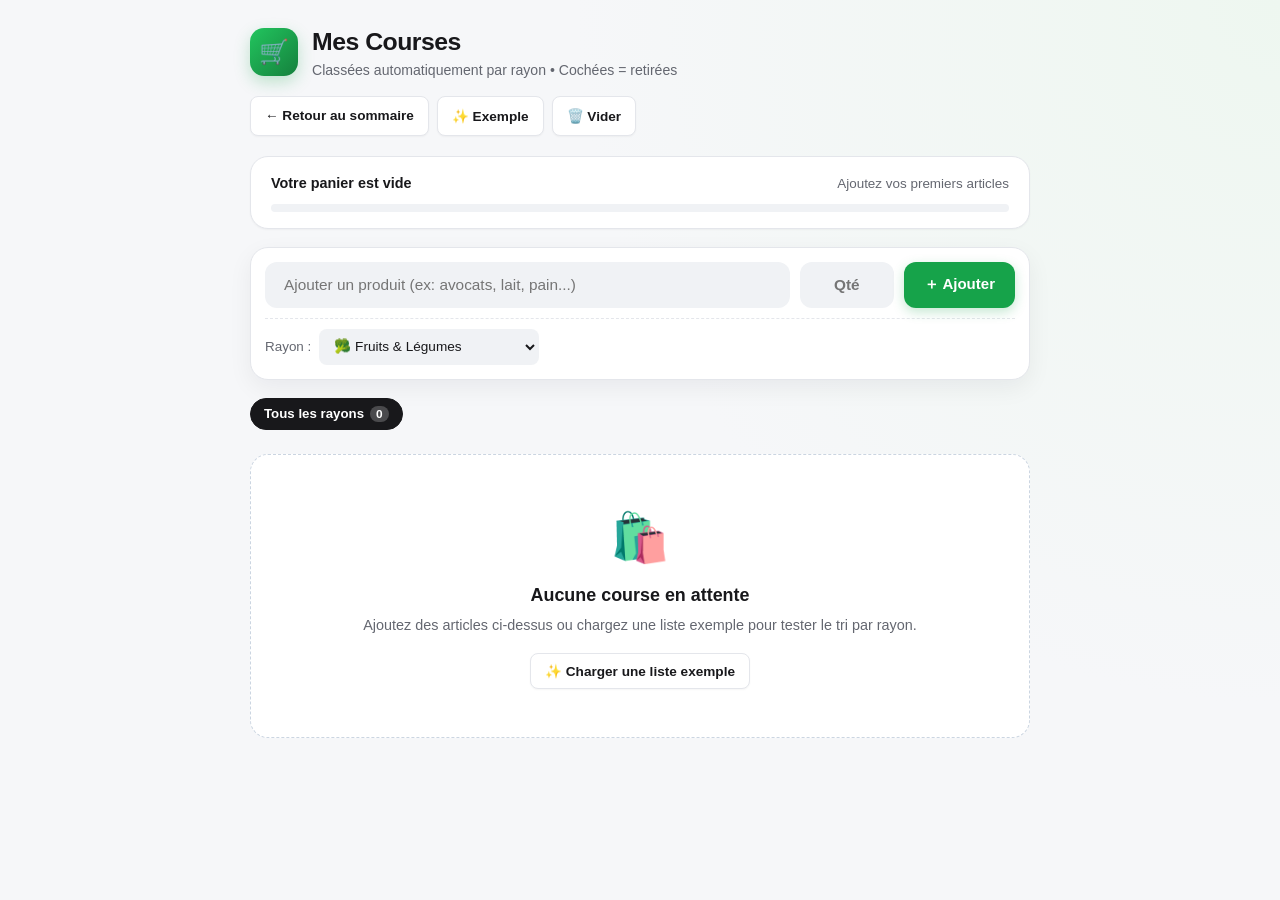
<file: Liste de course/index.html>
<!DOCTYPE html>
<html lang="fr">
<head>
  <meta charset="UTF-8" />
  <meta name="viewport" content="width=device-width, initial-scale=1.0" />
  <title>Mes Courses — Liste Moderne par Rayons</title>
  <style>
    :root {
      --bg-app: #f6f7f9;
      --bg-card: #ffffff;
      --bg-subtle: #f0f2f5;
      --text-main: #18181b;
      --text-muted: #646770;
      --border: #e4e6eb;
      --accent: #16a34a;
      --accent-soft: #dcfce7;
      --accent-dark: #15803d;
      --danger: #dc2626;
      --danger-soft: #fee2e2;
      --shadow-sm: 0 1px 2px rgba(0, 0, 0, 0.04);
      --shadow-md: 0 8px 24px rgba(15, 23, 42, 0.06);
      --radius-lg: 18px;
      --radius-md: 12px;
      --radius-sm: 8px;
    }

    * {
      box-sizing: border-box;
      margin: 0;
      padding: 0;
    }

    body {
      font-family: -apple-system, BlinkMacSystemFont, "Segoe UI", Roboto, Inter, Helvetica, Arial, sans-serif;
      background: radial-gradient(circle at top right, #eef7f0 0%, var(--bg-app) 45%);
      color: var(--text-main);
      min-height: 100vh;
      padding: 24px 16px 80px;
      line-height: 1.45;
    }

    .app {
      max-width: 780px;
      margin: 0 auto;
    }

    /* En-tête */
    header {
      display: flex;
      flex-wrap: wrap;
      align-items: center;
      justify-content: space-between;
      gap: 16px;
      margin-bottom: 20px;
    }

    .brand {
      display: flex;
      align-items: center;
      gap: 14px;
    }

    .brand-icon {
      width: 48px;
      height: 48px;
      border-radius: 14px;
      background: linear-gradient(135deg, #22c55e, #15803d);
      color: #fff;
      display: grid;
      place-items: center;
      font-size: 24px;
      box-shadow: 0 6px 16px rgba(22, 163, 74, 0.25);
    }

    h1 {
      font-size: 1.55rem;
      font-weight: 700;
      letter-spacing: -0.02em;
    }

    .subtitle {
      font-size: 0.88rem;
      color: var(--text-muted);
    }

    .header-actions {
      display: flex;
      gap: 8px;
    }

    button {
      font-family: inherit;
      cursor: pointer;
      border: none;
      transition: all 0.18s ease;
    }

    button:active {
      transform: scale(0.97);
    }

    .btn-ghost {
      display: inline-flex;
      align-items: center;
      justify-content: center;
      background: var(--bg-card);
      color: var(--text-main);
      border: 1px solid var(--border);
      padding: 9px 14px;
      border-radius: var(--radius-sm);
      font-size: 0.85rem;
      font-weight: 600;
      box-shadow: var(--shadow-sm);
      text-decoration: none;
    }

    .btn-ghost:hover {
      background: var(--bg-subtle);
    }

    .btn-danger-ghost:hover {
      background: var(--danger-soft);
      color: var(--danger);
      border-color: #fecaca;
    }

    /* Barre de progression */
    .progress-card {
      background: var(--bg-card);
      border: 1px solid var(--border);
      border-radius: var(--radius-lg);
      padding: 16px 20px;
      margin-bottom: 18px;
      box-shadow: var(--shadow-sm);
    }

    .progress-top {
      display: flex;
      justify-content: space-between;
      align-items: baseline;
      margin-bottom: 10px;
      font-size: 0.9rem;
    }

    .progress-label {
      font-weight: 600;
    }

    .progress-stats {
      color: var(--text-muted);
      font-size: 0.84rem;
    }

    .progress-track {
      height: 8px;
      background: var(--bg-subtle);
      border-radius: 999px;
      overflow: hidden;
    }

    .progress-fill {
      height: 100%;
      width: 0%;
      background: linear-gradient(90deg, #22c55e, #16a34a);
      border-radius: 999px;
      transition: width 0.35s cubic-bezier(0.22, 1, 0.36, 1);
    }

    /* Formulaire d'ajout */
    .add-card {
      background: var(--bg-card);
      border: 1px solid var(--border);
      border-radius: var(--radius-lg);
      padding: 14px;
      margin-bottom: 18px;
      box-shadow: var(--shadow-md);
    }

    .add-form {
      display: grid;
      grid-template-columns: 1fr auto auto;
      gap: 10px;
    }

    .input-group {
      display: flex;
      align-items: center;
      background: var(--bg-subtle);
      border: 1.5px solid transparent;
      border-radius: var(--radius-md);
      padding: 0 12px;
      transition: all 0.2s ease;
    }

    .input-group:focus-within {
      background: #fff;
      border-color: var(--accent);
      box-shadow: 0 0 0 3px rgba(22, 163, 74, 0.12);
    }

    .input-group input {
      width: 100%;
      border: none;
      background: transparent;
      padding: 12px 6px;
      font-size: 0.96rem;
      color: var(--text-main);
      outline: none;
    }

    .qty-input {
      width: 68px !important;
      text-align: center;
      font-weight: 600;
    }

    select {
      background: var(--bg-subtle);
      border: 1.5px solid transparent;
      border-radius: var(--radius-md);
      padding: 0 14px;
      font-size: 0.9rem;
      font-weight: 500;
      color: var(--text-main);
      cursor: pointer;
      outline: none;
      height: 46px;
      transition: all 0.2s ease;
    }

    select:focus {
      background: #fff;
      border-color: var(--accent);
    }

    .btn-add {
      background: var(--accent);
      color: #fff;
      font-weight: 600;
      font-size: 0.94rem;
      padding: 0 20px;
      height: 46px;
      border-radius: var(--radius-md);
      display: inline-flex;
      align-items: center;
      gap: 6px;
      box-shadow: 0 4px 12px rgba(22, 163, 74, 0.25);
    }

    .btn-add:hover {
      background: var(--accent-dark);
    }

    .add-row-bottom {
      display: flex;
      align-items: center;
      justify-content: space-between;
      gap: 10px;
      margin-top: 10px;
      padding-top: 10px;
      border-top: 1px dashed var(--border);
      flex-wrap: wrap;
    }

    .category-select-wrap {
      display: flex;
      align-items: center;
      gap: 8px;
      font-size: 0.84rem;
      color: var(--text-muted);
    }

    .category-select-wrap select {
      height: 36px;
      font-size: 0.85rem;
      padding: 0 10px;
      border-radius: var(--radius-sm);
    }

    .auto-badge {
      font-size: 0.76rem;
      background: var(--accent-soft);
      color: var(--accent-dark);
      padding: 3px 8px;
      border-radius: 999px;
      font-weight: 600;
      opacity: 0;
      transition: opacity 0.2s ease;
    }

    .auto-badge.visible {
      opacity: 1;
    }

    /* Filtres par catégorie */
    .filters {
      display: flex;
      gap: 8px;
      overflow-x: auto;
      padding-bottom: 6px;
      margin-bottom: 18px;
      scrollbar-width: thin;
    }

    .filter-pill {
      background: var(--bg-card);
      border: 1px solid var(--border);
      color: var(--text-muted);
      padding: 7px 13px;
      border-radius: 999px;
      font-size: 0.83rem;
      font-weight: 600;
      white-space: nowrap;
      display: inline-flex;
      align-items: center;
      gap: 6px;
    }

    .filter-pill:hover {
      border-color: #cbd5e1;
      color: var(--text-main);
    }

    .filter-pill.active {
      background: var(--text-main);
      color: #fff;
      border-color: var(--text-main);
    }

    .pill-count {
      background: rgba(128, 128, 128, 0.16);
      padding: 1px 6px;
      border-radius: 999px;
      font-size: 0.74rem;
    }

    .filter-pill.active .pill-count {
      background: rgba(255, 255, 255, 0.22);
      color: #fff;
    }

    /* Liste triée par catégories */
    .categories-list {
      display: flex;
      flex-direction: column;
      gap: 16px;
    }

    .category-section {
      background: var(--bg-card);
      border: 1px solid var(--border);
      border-radius: var(--radius-lg);
      overflow: hidden;
      box-shadow: var(--shadow-sm);
      animation: fadeIn 0.25s ease;
    }

    @keyframes fadeIn {
      from { opacity: 0; transform: translateY(6px); }
      to { opacity: 1; transform: translateY(0); }
    }

    .category-header {
      display: flex;
      align-items: center;
      justify-content: space-between;
      padding: 12px 18px;
      background: var(--cat-bg, var(--bg-subtle));
      border-bottom: 1px solid var(--border);
    }

    .category-title {
      display: flex;
      align-items: center;
      gap: 10px;
      font-weight: 700;
      font-size: 0.98rem;
      color: var(--cat-color, var(--text-main));
    }

    .category-emoji {
      font-size: 1.2rem;
    }

    .category-badge {
      font-size: 0.78rem;
      font-weight: 700;
      padding: 2px 9px;
      border-radius: 999px;
      background: rgba(255, 255, 255, 0.78);
      color: var(--text-main);
      border: 1px solid rgba(0, 0, 0, 0.06);
    }

    .items-ul {
      list-style: none;
    }

    .item-row {
      display: flex;
      align-items: center;
      justify-content: space-between;
      gap: 12px;
      padding: 13px 18px;
      border-bottom: 1px solid var(--bg-subtle);
      transition: all 0.32s ease;
    }

    .item-row:last-child {
      border-bottom: none;
    }

    .item-row:hover {
      background: #fafbfc;
    }

    .item-row.removing {
      opacity: 0;
      transform: translateX(36px);
      background: var(--accent-soft);
    }

    .item-left {
      display: flex;
      align-items: center;
      gap: 14px;
      flex: 1;
      cursor: pointer;
      user-select: none;
    }

    .checkbox-custom {
      width: 24px;
      height: 24px;
      border-radius: 8px;
      border: 2px solid #cbd5e1;
      display: grid;
      place-items: center;
      flex-shrink: 0;
      transition: all 0.2s ease;
      background: #fff;
    }

    .item-left:hover .checkbox-custom {
      border-color: var(--accent);
      background: var(--accent-soft);
    }

    .item-row.checked .checkbox-custom {
      background: var(--accent);
      border-color: var(--accent);
      color: #fff;
    }

    .checkbox-custom svg {
      width: 14px;
      height: 14px;
      opacity: 0;
      transform: scale(0.6);
      transition: all 0.18s ease;
    }

    .item-row.checked .checkbox-custom svg,
    .item-left:hover .checkbox-custom svg {
      opacity: 1;
      transform: scale(1);
    }

    .item-left:not(:hover) .checkbox-custom svg {
      color: var(--accent);
    }

    .item-row.checked .checkbox-custom svg {
      color: #fff;
    }

    .item-name {
      font-size: 0.98rem;
      font-weight: 500;
      transition: all 0.22s ease;
    }

    .item-row.checked .item-name {
      text-decoration: line-through;
      color: var(--text-muted);
    }

    .item-qty {
      font-size: 0.82rem;
      font-weight: 600;
      color: var(--text-muted);
      background: var(--bg-subtle);
      padding: 3px 9px;
      border-radius: 999px;
    }

    .btn-delete {
      background: transparent;
      color: #94a3b8;
      width: 32px;
      height: 32px;
      border-radius: 8px;
      display: grid;
      place-items: center;
      font-size: 1.05rem;
    }

    .btn-delete:hover {
      background: var(--danger-soft);
      color: var(--danger);
    }

    /* État vide */
    .empty-state {
      text-align: center;
      background: var(--bg-card);
      border: 1px dashed #cbd5e1;
      border-radius: var(--radius-lg);
      padding: 48px 24px;
    }

    .empty-icon {
      font-size: 3rem;
      margin-bottom: 10px;
    }

    .empty-title {
      font-size: 1.12rem;
      font-weight: 700;
      margin-bottom: 6px;
    }

    .empty-desc {
      color: var(--text-muted);
      font-size: 0.9rem;
      margin-bottom: 18px;
    }

    /* Toast d'annulation */
    .toast {
      position: fixed;
      bottom: 24px;
      left: 50%;
      transform: translate(-50%, 100px);
      background: var(--text-main);
      color: #fff;
      padding: 12px 18px;
      border-radius: 12px;
      display: flex;
      align-items: center;
      gap: 14px;
      box-shadow: 0 12px 28px rgba(0, 0, 0, 0.22);
      font-size: 0.9rem;
      z-index: 100;
      opacity: 0;
      transition: transform 0.28s cubic-bezier(0.22, 1, 0.36, 1), opacity 0.25s ease;
    }

    .toast.show {
      transform: translate(-50%, 0);
      opacity: 1;
    }

    .toast-undo {
      background: #22c55e;
      color: #052e16;
      font-weight: 700;
      font-size: 0.84rem;
      padding: 5px 11px;
      border-radius: 7px;
    }

    .toast-undo:hover {
      background: #4ade80;
    }

    @media (max-width: 600px) {
      .add-form {
        grid-template-columns: 1fr auto;
      }

      .btn-add {
        grid-column: 1 / -1;
        justify-content: center;
      }
    }
  </style>
</head>
<body>
  <div class="app">
    <header>
      <div class="brand">
        <div class="brand-icon" aria-hidden="true">🛒</div>
        <div>
          <h1>Mes Courses</h1>
          <p class="subtitle">Classées automatiquement par rayon • Cochées = retirées</p>
        </div>
      </div>
      <div class="header-actions">
        <a class="btn-ghost" href="../index.html">← Retour au sommaire</a>
        <button type="button" class="btn-ghost" id="btnExample">✨ Exemple</button>
        <button type="button" class="btn-ghost btn-danger-ghost" id="btnClear">🗑️ Vider</button>
      </div>
    </header>

    <section class="progress-card" aria-label="Progression des courses">
      <div class="progress-top">
        <span class="progress-label" id="progressLabel">Panier prêt</span>
        <span class="progress-stats" id="progressStats">0 article restant</span>
      </div>
      <div class="progress-track">
        <div class="progress-fill" id="progressFill"></div>
      </div>
    </section>

    <section class="add-card" aria-label="Ajouter un article">
      <form class="add-form" id="addForm">
        <div class="input-group">
          <input
            type="text"
            id="itemInput"
            placeholder="Ajouter un produit (ex: avocats, lait, pain...)"
            autocomplete="off"
            required
          />
        </div>
        <div class="input-group" title="Quantité">
          <input
            type="text"
            id="qtyInput"
            class="qty-input"
            placeholder="Qté"
            aria-label="Quantité"
          />
        </div>
        <button type="submit" class="btn-add">＋ Ajouter</button>
      </form>

      <div class="add-row-bottom">
        <div class="category-select-wrap">
          <label for="categorySelect">Rayon :</label>
          <select id="categorySelect"></select>
        </div>
        <span class="auto-badge" id="autoBadge">Rayon détecté auto</span>
      </div>
    </section>

    <nav class="filters" id="filtersBar" aria-label="Filtrer par rayon"></nav>

    <main class="categories-list" id="categoriesContainer"></main>
  </div>

  <div class="toast" id="toast" role="status" aria-live="polite">
    <span id="toastText">Article acheté</span>
    <button type="button" class="toast-undo" id="toastUndo">Annuler</button>
  </div>

  <script>
    const CATEGORIES = [
      { id: 'fruits-legumes', name: 'Fruits & Légumes', emoji: '🥦', bg: '#ecfdf5', color: '#065f46' },
      { id: 'boulangerie', name: 'Boulangerie', emoji: '🥖', bg: '#fffbeb', color: '#92400e' },
      { id: 'cremerie', name: 'Produits Laitiers & Œufs', emoji: '🧀', bg: '#eff6ff', color: '#1e40af' },
      { id: 'boucherie-poisson', name: 'Boucherie & Poissonnerie', emoji: '🥩', bg: '#fef2f2', color: '#991b1b' },
      { id: 'epicerie-salee', name: 'Épicerie Salée', emoji: '🍝', bg: '#f5f3ff', color: '#5b21b6' },
      { id: 'epicerie-sucree', name: 'Épicerie Sucrée', emoji: '🍫', bg: '#fdf2f8', color: '#9d174d' },
      { id: 'boissons', name: 'Boissons', emoji: '🥤', bg: '#ecfeff', color: '#155e75' },
      { id: 'surgeles', name: 'Surgelés', emoji: '🧊', bg: '#f0f9ff', color: '#075985' },
      { id: 'hygiene-entretien', name: 'Hygiène & Entretien', emoji: '🧴', bg: '#f8fafc', color: '#334155' }
    ];

    const KEYWORDS = {
      'fruits-legumes': ['pomme', 'banane', 'orange', 'citron', 'fraise', 'framboise', 'tomate', 'pomme de terre', 'patate', 'carotte', 'oignon', 'ail', 'salade', 'laitue', 'concombre', 'courgette', 'avocat', 'poivron', 'brocoli', 'champignon', 'raisin', 'poire', 'mangue', 'ananas', 'melon', 'épinard', 'poireau', 'chou'],
      'boulangerie': ['pain', 'baguette', 'croissant', 'brioche', 'pain au chocolat', 'chocolatine', 'pain de mie', 'wrap', 'tortilla', 'pita', 'cake'],
      'cremerie': ['lait', 'beurre', 'yaourt', 'fromage', 'gruyère', 'emmental', 'camembert', 'chèvre', 'mozzarella', 'crème', 'œuf', 'oeuf', 'oeufs', 'œufs', 'skyr', 'kefir'],
      'boucherie-poisson': ['poulet', 'boeuf', 'bœuf', 'porc', 'steak', 'jambon', 'lardon', 'saucisse', 'viande', 'saumon', 'thon', 'cabillaud', 'crevette', 'poisson', 'dinde', 'agneau'],
      'epicerie-salee': ['pâte', 'pâtes', 'riz', 'semoule', 'lentille', 'pois chiche', 'farine', 'huile', 'vinaigre', 'sel', 'poivre', 'sauce', 'coulis', 'moutarde', 'mayonnaise', 'conserve', 'olive', 'bouillon', 'épice'],
      'epicerie-sucree': ['sucre', 'chocolat', 'biscuit', 'gâteau', 'gateau', 'miel', 'confiture', 'pâte à tartiner', 'nutella', 'céréale', 'cereale', 'compote', 'bonbon', 'farine'],
      'boissons': ['eau', 'jus', 'soda', 'café', 'cafe', 'thé', 'the', 'vin', 'bière', 'biere', 'sirop', 'limonade', 'lait d\'amande', 'combucha'],
      'surgeles': ['glace', 'sorbet', 'pizza surgelée', 'frites', 'petits pois', 'légumes surgelés', 'poisson pané', 'surgelé'],
      'hygiene-entretien': ['savon', 'shampoing', 'gel douche', 'dentifrice', 'papier toilette', 'essuie-tout', 'lessive', 'liquide vaisselle', 'éponge', 'sac poubelle', 'déodorant', 'crème hydratante']
    };

    const SAMPLE_ITEMS = [
      { id: 's1', name: 'Avocats mûrs', qty: '3', category: 'fruits-legumes' },
      { id: 's2', name: 'Tomates cerises', qty: '500g', category: 'fruits-legumes' },
      { id: 's3', name: 'Baguette tradition', qty: '2', category: 'boulangerie' },
      { id: 's4', name: 'Œufs plein air', qty: 'x12', category: 'cremerie' },
      { id: 's5', name: 'Yaourts nature', qty: 'x8', category: 'cremerie' },
      { id: 's6', name: 'Filets de poulet', qty: '600g', category: 'boucherie-poisson' },
      { id: 's7', name: 'Pâtes fusilli', qty: '500g', category: 'epicerie-salee' },
      { id: 's8', name: 'Huile d’olive vierge extra', qty: '1L', category: 'epicerie-salee' },
      { id: 's9', name: 'Chocolat noir 70%', qty: '2 tablettes', category: 'epicerie-sucree' },
      { id: 's10', name: 'Eau pétillante', qty: '6x1L', category: 'boissons' },
      { id: 's11', name: 'Liquide vaisselle', qty: '1', category: 'hygiene-entretien' }
    ];

    const STORAGE_KEY = 'mes_courses_moderne_v1';

    let state = {
      items: [],
      filter: 'all',
      initialTotal: 0,
      lastDeleted: null,
      toastTimer: null
    };

    const els = {
      addForm: document.getElementById('addForm'),
      itemInput: document.getElementById('itemInput'),
      qtyInput: document.getElementById('qtyInput'),
      categorySelect: document.getElementById('categorySelect'),
      autoBadge: document.getElementById('autoBadge'),
      filtersBar: document.getElementById('filtersBar'),
      categoriesContainer: document.getElementById('categoriesContainer'),
      progressLabel: document.getElementById('progressLabel'),
      progressStats: document.getElementById('progressStats'),
      progressFill: document.getElementById('progressFill'),
      btnExample: document.getElementById('btnExample'),
      btnClear: document.getElementById('btnClear'),
      toast: document.getElementById('toast'),
      toastText: document.getElementById('toastText'),
      toastUndo: document.getElementById('toastUndo')
    };

    let manualCategoryOverride = false;

    function initSelect() {
      els.categorySelect.innerHTML = CATEGORIES.map(
        cat => `<option value="${cat.id}">${cat.emoji} ${cat.name}</option>`
      ).join('');
    }

    function detectCategory(text) {
      const normalized = text.toLowerCase().normalize('NFD').replace(/[\u0300-\u036f]/g, '');
      for (const [catId, words] of Object.entries(KEYWORDS)) {
        for (const word of words) {
          const cleanWord = word.normalize('NFD').replace(/[\u0300-\u036f]/g, '');
          if (normalized.includes(cleanWord)) {
            return catId;
          }
        }
      }
      return null;
    }

    function saveState() {
      localStorage.setItem(STORAGE_KEY, JSON.stringify({
        items: state.items,
        initialTotal: Math.max(state.initialTotal, state.items.length)
      }));
    }

    function loadState() {
      try {
        const raw = localStorage.getItem(STORAGE_KEY);
        if (raw) {
          const parsed = JSON.parse(raw);
          state.items = Array.isArray(parsed.items) ? parsed.items : [];
          state.initialTotal = typeof parsed.initialTotal === 'number' ? parsed.initialTotal : state.items.length;
        }
      } catch (e) {
        state.items = [];
      }
    }

    function showToast(message, deletedItem) {
      state.lastDeleted = deletedItem;
      els.toastText.textContent = message;
      els.toast.classList.add('show');
      clearTimeout(state.toastTimer);
      state.toastTimer = setTimeout(() => {
        els.toast.classList.remove('show');
        state.lastDeleted = null;
      }, 4500);
    }

    function undoDelete() {
      if (!state.lastDeleted) return;
      state.items.push(state.lastDeleted);
      state.lastDeleted = null;
      els.toast.classList.remove('show');
      clearTimeout(state.toastTimer);
      saveState();
      render();
    }

    function completeItem(id, rowEl) {
      const idx = state.items.findIndex(item => item.id === id);
      if (idx === -1) return;

      const [removed] = state.items.splice(idx, 1);
      saveState();

      if (rowEl) {
        rowEl.classList.add('checked', 'removing');
        setTimeout(() => {
          render();
          showToast(`« ${removed.name} » acheté et retiré`, removed);
        }, 300);
      } else {
        render();
        showToast(`« ${removed.name} » acheté et retiré`, removed);
      }
    }

    function deleteDirectly(id) {
      const idx = state.items.findIndex(item => item.id === id);
      if (idx === -1) return;
      const [removed] = state.items.splice(idx, 1);
      saveState();
      render();
      showToast(`« ${removed.name} » supprimé`, removed);
    }

    function renderProgress() {
      const remaining = state.items.length;
      const totalBase = Math.max(state.initialTotal, remaining);
      const boughtCount = Math.max(0, totalBase - remaining);
      const pct = totalBase === 0 ? 0 : Math.round((boughtCount / totalBase) * 100);

      els.progressFill.style.width = `${pct}%`;

      if (remaining === 0 && totalBase > 0) {
        els.progressLabel.textContent = '🎉 Toutes les courses sont terminées !';
        els.progressStats.textContent = `${boughtCount}/${totalBase} achetés`;
      } else if (remaining === 0) {
        els.progressLabel.textContent = 'Votre panier est vide';
        els.progressStats.textContent = 'Ajoutez vos premiers articles';
      } else {
        els.progressLabel.textContent = `${remaining} article${remaining > 1 ? 's' : ''} à acheter`;
        els.progressStats.textContent = totalBase > remaining ? `${boughtCount} déjà acheté${boughtCount > 1 ? 's' : ''} (${pct}%)` : 'Prêt pour le magasin';
      }
    }

    function renderFilters() {
      const counts = {};
      for (const item of state.items) {
        counts[item.category] = (counts[item.category] || 0) + 1;
      }

      if (state.filter !== 'all' && !counts[state.filter]) {
        state.filter = 'all';
      }

      const pills = [
        `<button type="button" class="filter-pill ${state.filter === 'all' ? 'active' : ''}" data-filter="all">
          Tous les rayons <span class="pill-count">${state.items.length}</span>
        </button>`
      ];

      for (const cat of CATEGORIES) {
        const c = counts[cat.id] || 0;
        if (c > 0) {
          pills.push(`
            <button type="button" class="filter-pill ${state.filter === cat.id ? 'active' : ''}" data-filter="${cat.id}">
              <span>${cat.emoji}</span> ${cat.name} <span class="pill-count">${c}</span>
            </button>
          `);
        }
      }

      els.filtersBar.innerHTML = pills.join('');
    }

    function escapeHtml(str) {
      return str
        .replace(/&/g, '&amp;')
        .replace(/</g, '&lt;')
        .replace(/>/g, '&gt;')
        .replace(/"/g, '&quot;');
    }

    function renderList() {
      renderProgress();
      renderFilters();

      if (state.items.length === 0) {
        els.categoriesContainer.innerHTML = `
          <div class="empty-state">
            <div class="empty-icon">🛍️</div>
            <div class="empty-title">Aucune course en attente</div>
            <p class="empty-desc">Ajoutez des articles ci-dessus ou chargez une liste exemple pour tester le tri par rayon.</p>
            <button type="button" class="btn-ghost" id="emptyExampleBtn">✨ Charger une liste exemple</button>
          </div>
        `;
        const emptyBtn = document.getElementById('emptyExampleBtn');
        if (emptyBtn) emptyBtn.addEventListener('click', loadExample);
        return;
      }

      const activeCategories = CATEGORIES.filter(cat => {
        if (state.filter !== 'all' && cat.id !== state.filter) return false;
        return state.items.some(item => item.category === cat.id);
      });

      els.categoriesContainer.innerHTML = activeCategories.map(cat => {
        const catItems = state.items.filter(item => item.category === cat.id);
        return `
          <section class="category-section" style="--cat-bg: ${cat.bg}; --cat-color: ${cat.color};">
            <div class="category-header">
              <div class="category-title">
                <span class="category-emoji" aria-hidden="true">${cat.emoji}</span>
                <span>${cat.name}</span>
              </div>
              <span class="category-badge">${catItems.length}</span>
            </div>
            <ul class="items-ul">
              ${catItems.map(item => `
                <li class="item-row" data-id="${item.id}">
                  <div class="item-left" role="button" tabindex="0" aria-label="Marquer ${escapeHtml(item.name)} comme acheté">
                    <span class="checkbox-custom" aria-hidden="true">
                      <svg viewBox="0 0 24 24" fill="none" stroke="currentColor" stroke-width="3" stroke-linecap="round" stroke-linejoin="round">
                        <polyline points="20 6 9 17 4 12"></polyline>
                      </svg>
                    </span>
                    <span class="item-name">${escapeHtml(item.name)}</span>
                    ${item.qty ? `<span class="item-qty">${escapeHtml(item.qty)}</span>` : ''}
                  </div>
                  <button type="button" class="btn-delete" title="Supprimer sans acheter" aria-label="Supprimer ${escapeHtml(item.name)}">✕</button>
                </li>
              `).join('')}
            </ul>
          </section>
        `;
      }).join('');
    }

    function render() {
      renderList();
    }

    function loadExample() {
      state.items = SAMPLE_ITEMS.map(item => ({
        ...item,
        id: `${item.id}_${Date.now()}_${Math.random().toString(36).slice(2, 6)}`
      }));
      state.initialTotal = state.items.length;
      state.filter = 'all';
      saveState();
      render();
    }

    /* Événements */
    els.itemInput.addEventListener('input', () => {
      if (manualCategoryOverride) return;
      const detected = detectCategory(els.itemInput.value);
      if (detected) {
        els.categorySelect.value = detected;
        els.autoBadge.classList.add('visible');
      } else {
        els.autoBadge.classList.remove('visible');
      }
    });

    els.categorySelect.addEventListener('change', () => {
      manualCategoryOverride = true;
      els.autoBadge.classList.remove('visible');
    });

    els.addForm.addEventListener('submit', e => {
      e.preventDefault();
      const name = els.itemInput.value.trim();
      if (!name) return;

      const qty = els.qtyInput.value.trim();
      const category = els.categorySelect.value;

      state.items.push({
        id: `item_${Date.now()}_${Math.random().toString(36).slice(2, 7)}`,
        name,
        qty,
        category
      });

      if (state.items.length > state.initialTotal) {
        state.initialTotal = state.items.length;
      }

      saveState();
      render();

      els.itemInput.value = '';
      els.qtyInput.value = '';
      manualCategoryOverride = false;
      els.autoBadge.classList.remove('visible');
      els.itemInput.focus();
    });

    els.filtersBar.addEventListener('click', e => {
      const pill = e.target.closest('.filter-pill');
      if (!pill) return;
      state.filter = pill.dataset.filter;
      render();
    });

    els.categoriesContainer.addEventListener('click', e => {
      const row = e.target.closest('.item-row');
      if (!row) return;
      const id = row.dataset.id;

      if (e.target.closest('.btn-delete')) {
        deleteDirectly(id);
        return;
      }

      if (e.target.closest('.item-left')) {
        completeItem(id, row);
      }
    });

    els.categoriesContainer.addEventListener('keydown', e => {
      if (e.key === 'Enter' || e.key === ' ') {
        const left = e.target.closest('.item-left');
        if (!left) return;
        e.preventDefault();
        const row = left.closest('.item-row');
        if (row) completeItem(row.dataset.id, row);
      }
    });

    els.toastUndo.addEventListener('click', undoDelete);

    els.btnExample.addEventListener('click', loadExample);

    els.btnClear.addEventListener('click', () => {
      if (state.items.length === 0) return;
      if (confirm('Voulez-vous vraiment vider toute votre liste de courses ?')) {
        state.items = [];
        state.initialTotal = 0;
        saveState();
        render();
      }
    });

    /* Initialisation */
    initSelect();
    loadState();
    render();
  </script>
</body>
</html>
</file>
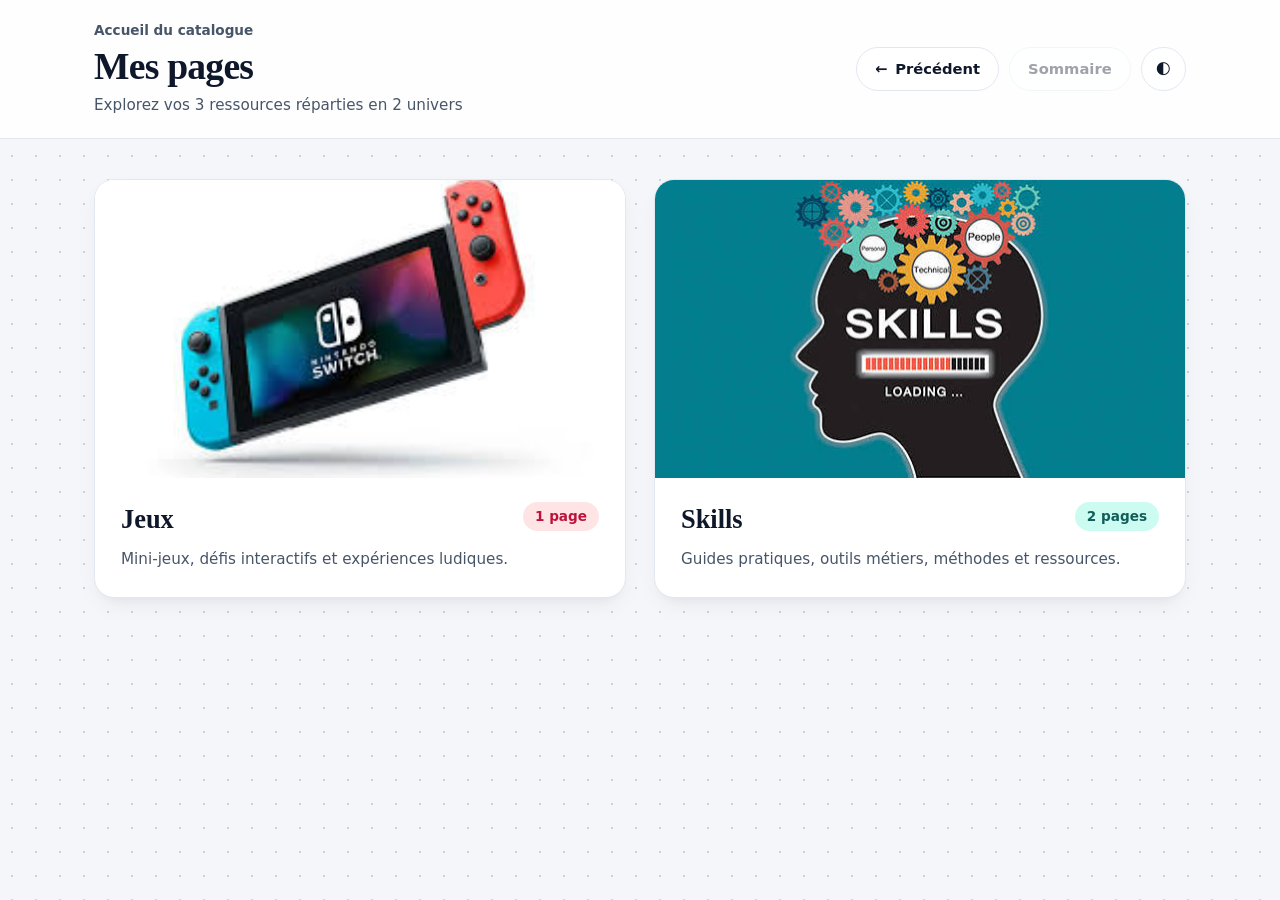
<file: 2-catalogue simple.html>
<!DOCTYPE html>
<html lang="fr">
<head>
<meta charset="UTF-8">
<meta name="viewport" content="width=device-width, initial-scale=1">
<title>Mes pages — Catalogue</title>
<head>
<meta charset="UTF-8">
<meta name="viewport" content="width=device-width, initial-scale=1">
<title>Mes pages — Catalogue</title>
<link rel="icon" type="image/svg+xml" href="data:image/svg+xml,%3Csvg xmlns='http://www.w3.org/2000/svg' viewBox='0 0 64 64'%3E%3Cdefs%3E%3ClinearGradient id='g' x1='0%25' y1='0%25' x2='100%25' y2='100%25'%3E%3Cstop offset='0%25' stop-color='%2338bdf8'/%3E%3Cstop offset='100%25' stop-color='%23a855f7'/%3E%3C/linearGradient%3E%3C/defs%3E%3Crect width='64' height='64' rx='16' fill='%230f172a'/%3E%3Cg stroke='url(%23g)' stroke-width='2.5' opacity='0.85'%3E%3Cline x1='15' y1='20' x2='32' y2='14'/%3E%3Cline x1='15' y1='20' x2='32' y2='32'/%3E%3Cline x1='15' y1='20' x2='32' y2='50'/%3E%3Cline x1='15' y1='44' x2='32' y2='14'/%3E%3Cline x1='15' y1='44' x2='32' y2='32'/%3E%3Cline x1='15' y1='44' x2='32' y2='50'/%3E%3Cline x1='32' y1='14' x2='49' y2='32'/%3E%3Cline x1='32' y1='32' x2='49' y2='32'/%3E%3Cline x1='32' y1='50' x2='49' y2='32'/%3E%3C/g%3E%3Ccircle cx='15' cy='20' r='4.5' fill='%2338bdf8'/%3E%3Ccircle cx='15' cy='44' r='4.5' fill='%2338bdf8'/%3E%3Ccircle cx='32' cy='14' r='4.5' fill='%23818cf8'/%3E%3Ccircle cx='32' cy='32' r='4.5' fill='%23818cf8'/%3E%3Ccircle cx='32' cy='50' r='4.5' fill='%23818cf8'/%3E%3Ccircle cx='49' cy='32' r='5.5' fill='%23c084fc'/%3E%3C/svg%3E">
<style>
  /* ==========================================================================
     1. VARIABLES & THÈMES (Neutre, Jeux, Skills)
     ========================================================================== */
  :root {
    color-scheme: light dark;
    /* Palette de base (Accueil - Mode Clair) */
    --bg: #f4f6fa;
    --bg-pattern: radial-gradient(#cbd5e1 1px, transparent 1px);
    --surface: #ffffff;
    --surface-hover: #f8fafc;
    --ink: #0f172a;
    --muted: #475569;
    --line: #e2e8f0;
    --accent: #3b82f6;
    --accent-soft: #eff6ff;
    --accent-ink: #1d4ed8;
    --focus: #2563eb;
    --shadow: 0 10px 25px -5px rgba(15, 23, 42, 0.06), 0 8px 10px -6px rgba(15, 23, 42, 0.04);
    --shadow-hover: 0 20px 30px -10px rgba(15, 23, 42, 0.14);
    
    --radius: 20px;
    --radius-sm: 12px;
    --font-display: Georgia, "Iowan Old Style", "Palatino Linotype", serif;
    --font-sans: system-ui, -apple-system, "Segoe UI", Roboto, "Helvetica Neue", sans-serif;
    --transition: 0.25s cubic-bezier(0.22, 1, 0.36, 1);
  }

  /* Mode Sombre global (hors thème spécifique) */
  @media (prefers-color-scheme: dark) {
    :root:not([data-color-mode="light"]) {
      --bg: #0b1120;
      --bg-pattern: radial-gradient(#1e293b 1px, transparent 1px);
      --surface: #131c31;
      --surface-hover: #192540;
      --ink: #f1f5f9;
      --muted: #94a3b8;
      --line: #23304a;
      --accent: #60a5fa;
      --accent-soft: #1e293b;
      --accent-ink: #93c5fd;
      --focus: #60a5fa;
      --shadow: 0 10px 25px -5px rgba(0, 0, 0, 0.4);
      --shadow-hover: 0 20px 30px -10px rgba(0, 0, 0, 0.6);
    }
  }
  :root[data-color-mode="dark"] {
    --bg: #0b1120;
    --bg-pattern: radial-gradient(#1e293b 1px, transparent 1px);
    --surface: #131c31;
    --surface-hover: #192540;
    --ink: #f1f5f9;
    --muted: #94a3b8;
    --line: #23304a;
    --accent: #60a5fa;
    --accent-soft: #1e293b;
    --accent-ink: #93c5fd;
    --focus: #60a5fa;
    --shadow: 0 10px 25px -5px rgba(0, 0, 0, 0.4);
    --shadow-hover: 0 20px 30px -10px rgba(0, 0, 0, 0.6);
  }

  /* --------------------------------------------------------------------------
     THÈME SPÉCIFIQUE : JEUX (Ambiance Arcade / Gaming vibrante)
     -------------------------------------------------------------------------- */
  :root[data-category="jeux"] {
    --bg: #130b24;
    --bg-pattern: radial-gradient(rgba(236, 72, 153, 0.18) 1.5px, transparent 1.5px);
    --surface: #1e1238;
    --surface-hover: #29184d;
    --ink: #fdf4ff;
    --muted: #d8b4fe;
    --line: #3b236e;
    --accent: #f43f5e;
    --accent-soft: rgba(244, 63, 94, 0.2);
    --accent-ink: #fda4af;
    --focus: #fbbf24;
    --radius: 24px;
    --font-display: system-ui, -apple-system, "Segoe UI", Roboto, sans-serif;
    --shadow: 0 10px 30px -5px rgba(0, 0, 0, 0.5), 0 0 0 1px rgba(244, 63, 94, 0.15);
    --shadow-hover: 0 18px 35px -8px rgba(244, 63, 94, 0.35), 0 0 20px rgba(168, 85, 247, 0.25);
  }
  :root[data-category="jeux"][data-color-mode="light"] {
    --bg: #fdf2f8;
    --bg-pattern: radial-gradient(rgba(219, 39, 119, 0.15) 1.5px, transparent 1.5px);
    --surface: #ffffff;
    --surface-hover: #fff1f2;
    --ink: #3b0764;
    --muted: #701a75;
    --line: #fbcfe8;
    --accent: #e11d48;
    --accent-soft: #ffe4e6;
    --accent-ink: #be123c;
    --focus: #be123c;
  }

  /* --------------------------------------------------------------------------
     THÈME SPÉCIFIQUE : SKILLS (Ambiance Atelier / Savoir-faire précis)
     -------------------------------------------------------------------------- */
  :root[data-category="skill"] {
    --bg: #f0f5f3;
    --bg-pattern: linear-gradient(to right, rgba(15, 118, 110, 0.06) 1px, transparent 1px),
                  linear-gradient(to bottom, rgba(15, 118, 110, 0.06) 1px, transparent 1px);
    --surface: #ffffff;
    --surface-hover: #f4fbf9;
    --ink: #062c29;
    --muted: #3b635e;
    --line: #cce3de;
    --accent: #0f766e;
    --accent-soft: #ccfbf1;
    --accent-ink: #115e59;
    --focus: #0f766e;
    --radius: 12px;
    --font-display: Georgia, "Iowan Old Style", "Palatino Linotype", serif;
    --shadow: 0 4px 20px -2px rgba(6, 44, 41, 0.06);
    --shadow-hover: 0 14px 28px -6px rgba(15, 118, 110, 0.18);
  }
  :root[data-category="skill"][data-color-mode="dark"] {
    --bg: #071917;
    --bg-pattern: linear-gradient(to right, rgba(45, 212, 191, 0.06) 1px, transparent 1px),
                  linear-gradient(to bottom, rgba(45, 212, 191, 0.06) 1px, transparent 1px);
    --surface: #0d2623;
    --surface-hover: #133531;
    --ink: #ecfdf5;
    --muted: #99f6e4;
    --line: #1d4742;
    --accent: #2dd4bf;
    --accent-soft: rgba(45, 212, 191, 0.15);
    --accent-ink: #5eead4;
    --focus: #2dd4bf;
  }

  /* ==========================================================================
     2. RESET & ACCESSIBILITÉ
     ========================================================================== */
  *, *::before, *::after { box-sizing: border-box; }
  html { -webkit-text-size-adjust: 100%; scroll-behavior: smooth; }
  
  body {
    margin: 0;
    font-family: var(--font-sans);
    font-size: 16px;
    line-height: 1.55;
    background-color: var(--bg);
    background-image: var(--bg-pattern);
    background-size: 24px 24px;
    color: var(--ink);
    min-height: 100vh;
    transition: background-color 0.35s ease, color 0.35s ease;
  }

  /* Lien d'évitement clavier (Skip Link) */
  .skip-link {
    position: absolute;
    top: -100px;
    left: 16px;
    background: var(--accent);
    color: #ffffff;
    padding: 12px 20px;
    border-radius: 999px;
    font-weight: 700;
    text-decoration: none;
    z-index: 1000;
    transition: top 0.2s ease;
  }
  .skip-link:focus {
    top: 16px;
    outline: 3px solid var(--focus);
    outline-offset: 2px;
  }

  /* Focus clavier haute visibilité */
  :focus-visible {
    outline: 3px solid var(--focus);
    outline-offset: 3px;
  }

  .sr-only {
    position: absolute;
    width: 1px;
    height: 1px;
    padding: 0;
    margin: -1px;
    overflow: hidden;
    clip: rect(0, 0, 0, 0);
    white-space: nowrap;
    border: 0;
  }

  /* ==========================================================================
     3. EN-TÊTE & NAVIGATION
     ========================================================================== */
  .top-wrapper {
    background: color-mix(in srgb, var(--surface) 85%, transparent);
    backdrop-filter: blur(12px);
    -webkit-backdrop-filter: blur(12px);
    border-bottom: 1px solid var(--line);
    position: sticky;
    top: 0;
    z-index: 50;
  }

  .top {
    max-width: 1140px;
    margin: 0 auto;
    padding: 20px 24px;
    display: flex;
    flex-wrap: wrap;
    align-items: center;
    justify-content: space-between;
    gap: 16px 24px;
  }

  .brand-area {
    display: flex;
    flex-direction: column;
    gap: 4px;
  }

  /* Fil d'Ariane */
  .breadcrumb {
    display: flex;
    align-items: center;
    gap: 8px;
    font-size: 0.85rem;
    font-weight: 600;
    color: var(--muted);
  }
  .breadcrumb a {
    color: var(--accent-ink);
    text-decoration: none;
    border-radius: 4px;
  }
  .breadcrumb a:hover { text-decoration: underline; }

  header h1 {
    margin: 0;
    font-family: var(--font-display);
    font-weight: 800;
    font-size: clamp(1.65rem, 3.5vw, 2.35rem);
    letter-spacing: -0.02em;
    line-height: 1.15;
    display: flex;
    align-items: center;
    gap: 12px;
  }
  :root[data-category="skill"] header h1 {
    font-weight: 400;
    letter-spacing: -0.01em;
  }

  .category-badge {
    font-family: var(--font-sans);
    font-size: 0.8rem;
    font-weight: 700;
    text-transform: uppercase;
    letter-spacing: 0.06em;
    padding: 4px 12px;
    border-radius: 999px;
    background: var(--accent-soft);
    color: var(--accent-ink);
    border: 1px solid color-mix(in srgb, var(--accent) 30%, transparent);
  }

  header p {
    margin: 2px 0 0;
    color: var(--muted);
    font-size: 0.95rem;
  }

  .controls {
    display: flex;
    flex-wrap: wrap;
    align-items: center;
    gap: 10px;
  }

  .btn {
    appearance: none;
    display: inline-flex;
    align-items: center;
    gap: 8px;
    padding: 10px 18px;
    border: 1px solid var(--line);
    border-radius: 999px;
    background: var(--surface);
    color: var(--ink);
    font: inherit;
    font-size: 0.92rem;
    font-weight: 600;
    cursor: pointer;
    transition: all var(--transition);
  }
  .btn:hover:not(:disabled) {
    border-color: var(--accent);
    background: var(--accent-soft);
    color: var(--accent-ink);
  }
  .btn:disabled {
    opacity: 0.4;
    cursor: not-allowed;
  }
  .btn-icon {
    padding: 10px 14px;
  }

  /* ==========================================================================
     4. CONTENU PRINCIPAL & BARRE D'OUTILS
     ========================================================================== */
  main {
    max-width: 1140px;
    margin: 0 auto;
    padding: 32px 24px 72px;
  }

  /* Barre de recherche dans les catégories */
  .toolbar {
    margin-bottom: 28px;
    display: flex;
    flex-wrap: wrap;
    align-items: center;
    justify-content: space-between;
    gap: 16px;
  }

  .search-box {
    position: relative;
    flex: 1 1 280px;
    max-width: 420px;
  }
  .search-box svg {
    position: absolute;
    left: 14px;
    top: 50%;
    transform: translateY(-50%);
    width: 18px;
    height: 18px;
    color: var(--muted);
    pointer-events: none;
  }
  .search-input {
    width: 100%;
    padding: 12px 16px 12px 42px;
    border: 1px solid var(--line);
    border-radius: 999px;
    background: var(--surface);
    color: var(--ink);
    font: inherit;
    font-size: 0.95rem;
    box-shadow: var(--shadow);
    transition: border-color 0.2s ease, box-shadow 0.2s ease;
  }
  .search-input::placeholder { color: var(--muted); }
  .search-input:focus {
    outline: none;
    border-color: var(--accent);
    box-shadow: 0 0 0 3px var(--accent-soft);
  }

  /* ==========================================================================
     5. GRILLES & CARTES
     ========================================================================== */
  .grid {
    list-style: none;
    margin: 0;
    padding: 0;
    display: grid;
    gap: 24px;
    grid-template-columns: repeat(auto-fill, minmax(250px, 1fr));
  }

  /* Grille d'accueil (2 grandes cartes héroïques) */
  .grid.home-grid {
    grid-template-columns: repeat(auto-fit, minmax(320px, 1fr));
    gap: 28px;
    margin-top: 8px;
  }

  .card {
    position: relative;
    display: flex;
    flex-direction: column;
    height: 100%;
    background: var(--surface);
    border: 1px solid var(--line);
    border-radius: var(--radius);
    overflow: hidden;
    text-decoration: none;
    color: inherit;
    box-shadow: var(--shadow);
    transition: transform var(--transition), border-color var(--transition), box-shadow var(--transition), background-color var(--transition);
  }

  .card:hover {
    border-color: var(--accent);
    background: var(--surface-hover);
    box-shadow: var(--shadow-hover);
  }

  @media (prefers-reduced-motion: no-preference) {
    .card:hover { transform: translateY(-4px); }
  }

  /* Visuel de carte */
  .media-wrap {
    position: relative;
    aspect-ratio: 16 / 10;
    width: 100%;
    overflow: hidden;
    background: var(--accent-soft);
    display: flex;
    align-items: center;
    justify-content: center;
  }

  .card img {
    width: 100%;
    height: 100%;
    object-fit: cover;
    display: block;
    transition: transform 0.4s ease;
  }
  @media (prefers-reduced-motion: no-preference) {
    .card:hover img { transform: scale(1.04); }
  }

  .thumb-svg {
    width: 100%;
    height: 100%;
    display: flex;
    align-items: center;
    justify-content: center;
  }
  .thumb-svg svg {
    width: 100%;
    height: 100%;
    object-fit: cover;
  }

  /* Contenu texte de la carte */
  .card-body {
    padding: 18px 20px 20px;
    display: flex;
    flex-direction: column;
    justify-content: space-between;
    flex: 1;
    gap: 10px;
  }

  .card-title-row {
    display: flex;
    align-items: flex-start;
    justify-content: space-between;
    gap: 12px;
  }

  .card .label {
    font-weight: 700;
    font-size: 1.08rem;
    line-height: 1.35;
    overflow-wrap: anywhere;
  }

  .card-arrow {
    flex-shrink: 0;
    width: 28px;
    height: 28px;
    border-radius: 50%;
    background: var(--accent-soft);
    color: var(--accent-ink);
    display: inline-flex;
    align-items: center;
    justify-content: center;
    font-size: 0.95rem;
    transition: transform 0.2s ease, background-color 0.2s ease, color 0.2s ease;
  }
  .card:hover .card-arrow {
    background: var(--accent);
    color: #ffffff;
    transform: translateX(3px);
  }

  /* Styles spécifiques des Cartes Catégories (Accueil) */
  .card.category[data-key="jeux"] {
    --accent: #e11d48;
    --accent-soft: #ffe4e6;
    --accent-ink: #be123c;
  }
  .card.category[data-key="skill"] {
    --accent: #0f766e;
    --accent-soft: #ccfbf1;
    --accent-ink: #115e59;
  }
  @media (prefers-color-scheme: dark) {
    :root:not([data-color-mode="light"]) .card.category[data-key="jeux"] {
      --accent: #f43f5e;
      --accent-soft: rgba(244, 63, 94, 0.2);
      --accent-ink: #fda4af;
    }
    :root:not([data-color-mode="light"]) .card.category[data-key="skill"] {
      --accent: #2dd4bf;
      --accent-soft: rgba(45, 212, 191, 0.18);
      --accent-ink: #5eead4;
    }
  }
  :root[data-color-mode="dark"] .card.category[data-key="jeux"] {
    --accent: #f43f5e;
    --accent-soft: rgba(244, 63, 94, 0.2);
    --accent-ink: #fda4af;
  }
  :root[data-color-mode="dark"] .card.category[data-key="skill"] {
    --accent: #2dd4bf;
    --accent-soft: rgba(45, 212, 191, 0.18);
    --accent-ink: #5eead4;
  }

  .card.category .media-wrap {
    aspect-ratio: 16 / 9;
  }
  .card.category .card-body {
    padding: 24px 26px 26px;
  }
  .card.category .label {
    font-family: var(--font-display);
    font-size: 1.65rem;
    font-weight: 700;
  }
  .card.category .desc {
    margin: 0;
    color: var(--muted);
    font-size: 0.95rem;
  }

  .count-pill {
    display: inline-flex;
    align-items: center;
    gap: 6px;
    font-family: var(--font-sans);
    font-size: 0.85rem;
    font-weight: 700;
    color: var(--accent-ink);
    background: var(--accent-soft);
    padding: 4px 12px;
    border-radius: 999px;
    white-space: nowrap;
  }

  .info {
    grid-column: 1 / -1;
    background: var(--surface);
    border: 1px dashed var(--line);
    border-radius: var(--radius);
    color: var(--muted);
    text-align: center;
    padding: 56px 24px;
    margin: 0;
    font-size: 1.05rem;
  }

  @media (max-width: 600px) {
    .top { padding: 16px; }
    main { padding: 20px 16px 56px; }
    .grid { grid-template-columns: 1fr; gap: 16px; }
    .card.category .label { font-size: 1.4rem; }
  }
</style>
</head>
<body>

<a href="#app" class="skip-link">Aller au contenu principal</a>

<div class="top-wrapper">
  <header class="top">
    <div class="brand-area">
      <nav class="breadcrumb" id="breadcrumb" aria-label="Fil d'Ariane"></nav>
      <h1>
        <span id="pageTitle">Mes pages</span>
        <span class="category-badge" id="categoryBadge" hidden></span>
      </h1>
      <p id="subtitle" role="status" aria-live="polite">Chargement du catalogue…</p>
    </div>

    <div class="controls" role="toolbar" aria-label="Outils de navigation">
      <button class="btn" id="btnPrecedent" type="button" onclick="history.back()">
        <span aria-hidden="true">←</span> Précédent
      </button>
      <button class="btn" id="btnSommaire" type="button" onclick="location.hash = ''">
        Sommaire
      </button>
      <button class="btn btn-icon" id="btnTheme" type="button" aria-label="Changer le mode clair ou sombre" title="Changer l'apparence clair/sombre">
        <span id="themeIcon" aria-hidden="true">🌓</span>
      </button>
    </div>
  </header>
</div>

<main id="app" tabindex="-1">
  <p class="info">Recherche des pages en cours…</p>
</main>

<!-- Données générées par generer_pages.py -->
<script src="pages.js"></script>

<script>
  /* ==========================================================================
     ILLUSTRATIONS VECTORIELLES INTÉGRÉES (Fallbacks visuels pertinents)
     ========================================================================== */
  const ILLUSTRATIONS = {
    jeux: `
      <svg viewBox="0 0 400 225" xmlns="http://www.w3.org/2000/svg" role="img" aria-hidden="true">
        <defs>
          <linearGradient id="g-jeux" x1="0%" y1="0%" x2="100%" y2="100%">
            <stop offset="0%" stop-color="#3b0764"/>
            <stop offset="50%" stop-color="#831843"/>
            <stop offset="100%" stop-color="#e11d48"/>
          </linearGradient>
          <radialGradient id="glow-jeux" cx="50%" cy="50%" r="50%">
            <stop offset="0%" stop-color="#fbbf24" stop-opacity="0.35"/>
            <stop offset="100%" stop-color="#fbbf24" stop-opacity="0"/>
          </radialGradient>
        </defs>
        <rect width="400" height="225" fill="url(#g-jeux)"/>
        <circle cx="200" cy="112" r="110" fill="url(#glow-jeux)"/>
        <!-- Grille néon perspective -->
        <path d="M0 175 L400 175 M0 195 L400 195 M0 215 L400 215 M80 155 L20 225 M160 155 L130 225 M240 155 L270 225 M320 155 L380 225" stroke="rgba(255,255,255,0.15)" stroke-width="1.5"/>
        <!-- Manette stylisée -->
        <g transform="translate(120, 52)">
          <rect x="20" y="20" width="120" height="68" rx="34" fill="#1e1b4b" stroke="#f472b6" stroke-width="3"/>
          <!-- Croix directionnelle -->
          <path d="M52 42 v24 M40 54 h24" stroke="#38bdf8" stroke-width="6" stroke-linecap="round"/>
          <!-- Boutons d'action -->
          <circle cx="112" cy="44" r="5" fill="#fbbf24"/>
          <circle cx="124" cy="54" r="5" fill="#f43f5e"/>
          <circle cx="112" cy="64" r="5" fill="#34d399"/>
          <circle cx="100" cy="54" r="5" fill="#a78bfa"/>
        </g>
        <!-- Étoiles -->
        <circle cx="65" cy="45" r="2.5" fill="#fde047"/>
        <circle cx="335" cy="55" r="3" fill="#38bdf8"/>
        <circle cx="310" cy="135" r="2" fill="#f472b6"/>
      </svg>`,
    skill: `
      <svg viewBox="0 0 400 225" xmlns="http://www.w3.org/2000/svg" role="img" aria-hidden="true">
        <defs>
          <linearGradient id="g-skill" x1="0%" y1="0%" x2="100%" y2="100%">
            <stop offset="0%" stop-color="#064e3b"/>
            <stop offset="60%" stop-color="#0f766e"/>
            <stop offset="100%" stop-color="#14b8a6"/>
          </linearGradient>
        </defs>
        <rect width="400" height="225" fill="url(#g-skill)"/>
        <!-- Cercles géométriques / architecture -->
        <circle cx="200" cy="112" r="78" fill="none" stroke="rgba(255,255,255,0.18)" stroke-width="1.5" stroke-dasharray="6 6"/>
        <circle cx="200" cy="112" r="52" fill="rgba(255,255,255,0.08)" stroke="rgba(255,255,255,0.3)" stroke-width="1.5"/>
        <!-- Compas / Fiche structurée / Étoile de compétence -->
        <g transform="translate(152, 64)" fill="none" stroke="#ecfdf5" stroke-width="2.5" stroke-linecap="round" stroke-linejoin="round">
          <polygon points="48,8 60,34 88,38 68,58 72,86 48,72 24,86 28,58 8,38 36,34" fill="rgba(255,255,255,0.16)"/>
          <circle cx="48" cy="48" r="10" fill="#5eead4" stroke="none"/>
        </g>
        <!-- Lignes techniques -->
        <path d="M40 40 h45 M40 50 h28 M315 175 h45 M332 185 h28" stroke="rgba(255,255,255,0.4)" stroke-width="2" stroke-linecap="round"/>
      </svg>`
  };

  /* ==========================================================================
     CONFIGURATION DES CATÉGORIES
     ========================================================================== */
  const CATEGORIES = {
    jeux: {
      title: "Jeux",
      badge: "Espace Ludique",
      description: "Mini-jeux, défis interactifs et expériences ludiques.",
      icon: "🎮",
      img: "switch"
    },
    skill: {
      title: "Skills",
      badge: "Atelier & Savoir-faire",
      description: "Guides pratiques, outils métiers, méthodes et ressources.",
      icon: "🧩",
      img: "skill"
    }
  };

  const IMAGE_EXT = ["jpg", "jpeg", "png", "webp"];
  let PAGES = [];
  let currentSearch = "";

  const app = document.getElementById("app");
  const pageTitle = document.getElementById("pageTitle");
  const categoryBadge = document.getElementById("categoryBadge");
  const subtitle = document.getElementById("subtitle");
  const breadcrumb = document.getElementById("breadcrumb");
  const btnSommaire = document.getElementById("btnSommaire");
  const btnTheme = document.getElementById("btnTheme");

  /* ==========================================================================
     GESTION DU MODE CLAIR / SOMBRE MANUEL
     ========================================================================== */
  function initColorMode() {
    const saved = localStorage.getItem("catalogue-color-mode");
    if (saved) document.documentElement.dataset.colorMode = saved;
    
    btnTheme.addEventListener("click", () => {
      const current = document.documentElement.dataset.colorMode;
      const isDarkSystem = window.matchMedia("(prefers-color-scheme: dark)").matches;
      let next;
      if (!current) {
        next = isDarkSystem ? "light" : "dark";
      } else {
        next = current === "dark" ? "light" : "dark";
      }
      document.documentElement.dataset.colorMode = next;
      localStorage.setItem("catalogue-color-mode", next);
    });
  }

  /* ==========================================================================
     1. DÉCOUVERTE DES FICHIERS
     ========================================================================== */
  async function listFromDirectory() {
    const res = await fetch("./");
    if (!res.ok) throw new Error("listing indisponible");
    const doc = new DOMParser().parseFromString(await res.text(), "text/html");
    return [...doc.querySelectorAll("a")]
      .map(a => decodeURIComponent(a.getAttribute("href") || ""))
      .filter(h => /^(jeux|skill)[^/]*\.html$/i.test(h))
      .map(f => ({ file: f }));
  }

  async function discover() {
    if (Array.isArray(window.PAGES_DATA) && window.PAGES_DATA.length) {
      return window.PAGES_DATA;
    }
    try {
      const entries = await listFromDirectory();
      if (entries.length) return entries;
    } catch (err) {
      console.warn("Listing impossible :", err);
    }
    return [];
  }

  /* ==========================================================================
     2. INFOS DE CHAQUE PAGE
     ========================================================================== */
  async function titleOf(file) {
    try {
      const res = await fetch(file);
      const doc = new DOMParser().parseFromString(await res.text(), "text/html");
      return doc.title.trim() || null;
    } catch { return null; }
  }

  function imageExists(src) {
    return new Promise(resolve => {
      const img = new Image();
      img.onload = () => resolve(src);
      img.onerror = () => resolve(null);
      img.src = src;
    });
  }

  async function findImage(stem) {
    for (const dir of ["", "images/"]) {
      for (const ext of IMAGE_EXT) {
        const ok = await imageExists(`${dir}${stem}.${ext}`);
        if (ok) return ok;
      }
    }
    return null;
  }

  function categoryOf(file) {
    return Object.keys(CATEGORIES).find(k => file.toLowerCase().startsWith(k)) || null;
  }

  async function loadCategoryIcons() {
    for (const cat of Object.values(CATEGORIES)) {
      cat.image = cat.img ? await findImage(cat.img) : null;
    }
  }

  async function buildPages() {
    const entries = await discover();
    const pages = [];
    for (const e of entries) {
      try {
        const key = categoryOf(e.file);
        if (!key) continue;
        const stem = e.file.replace(/\.html$/i, "");
        pages.push({
          key,
          file: e.file,
          name: e.name || (await titleOf(e.file)) || stem,
          image: ("image" in e) ? e.image : await findImage(stem)
        });
      } catch (err) {
        console.warn("Page ignorée :", e, err);
      }
    }
    pages.sort((a, b) => a.name.localeCompare(b.name, "fr", { numeric: true }));
    return pages;
  }

  /* ==========================================================================
     3. AFFICHAGE & ACCESSIBILITÉ
     ========================================================================== */
  function makeSvgThumb(key) {
    const div = document.createElement("div");
    div.className = "thumb-svg";
    div.setAttribute("aria-hidden", "true");
    div.innerHTML = ILLUSTRATIONS[key] || ILLUSTRATIONS.skill;
    return div;
  }

  function makeCard({ href, name, description, image, key, isCategory = false, count = null }) {
    const li = document.createElement("li");
    
    const a = document.createElement("a");
    a.className = "card" + (isCategory ? " category" : "");
    a.href = href;
    a.dataset.key = key;

    // Zone visuelle (Photo ou Illustration SVG dédiée)
    const mediaWrap = document.createElement("div");
    mediaWrap.className = "media-wrap";
    if (image) {
      const img = document.createElement("img");
      img.src = image;
      img.alt = ""; // Décoratif car le lien contient déjà le titre explicite
      img.loading = "lazy";
      img.onerror = () => img.replaceWith(makeSvgThumb(key));
      mediaWrap.appendChild(img);
    } else {
      mediaWrap.appendChild(makeSvgThumb(key));
    }
    a.appendChild(mediaWrap);

    // Corps de carte
    const body = document.createElement("div");
    body.className = "card-body";

    const titleRow = document.createElement("div");
    titleRow.className = "card-title-row";

    const titleSpan = document.createElement("span");
    titleSpan.className = "label";
    titleSpan.textContent = name;
    titleRow.appendChild(titleSpan);

    if (count !== null) {
      const badge = document.createElement("span");
      badge.className = "count-pill";
      badge.textContent = `${count} ${count > 1 ? "pages" : "page"}`;
      titleRow.appendChild(badge);
    } else {
      const arrow = document.createElement("span");
      arrow.className = "card-arrow";
      arrow.setAttribute("aria-hidden", "true");
      arrow.textContent = "→";
      titleRow.appendChild(arrow);
    }

    body.appendChild(titleRow);

    if (description) {
      const desc = document.createElement("p");
      desc.className = "desc";
      desc.textContent = description;
      body.appendChild(desc);
    }

    a.appendChild(body);
    li.appendChild(a);
    return li;
  }

  function updateHeader({ categoryKey = null, title, badge = "", sub = "" }) {
    if (categoryKey) {
      document.documentElement.dataset.category = categoryKey;
      breadcrumb.innerHTML = `<a href="#">Accueil</a> <span aria-hidden="true">/</span> <span>${title}</span>`;
      categoryBadge.textContent = badge;
      categoryBadge.hidden = false;
    } else {
      delete document.documentElement.dataset.category;
      breadcrumb.innerHTML = `<span>Accueil du catalogue</span>`;
      categoryBadge.hidden = true;
    }
    pageTitle.textContent = title;
    subtitle.textContent = sub;
    document.title = categoryKey ? `${title} — Mes pages` : "Mes pages — Catalogue";
  }

  function renderHome() {
    currentSearch = "";
    const total = PAGES.length;
    updateHeader({
      title: "Mes pages",
      sub: total ? `Explorez vos ${total} ressources réparties en 2 univers` : "Aucune page trouvée"
    });
    btnSommaire.disabled = true;
    app.innerHTML = "";

    const ul = document.createElement("ul");
    ul.className = "grid home-grid";
    ul.setAttribute("aria-label", "Catégories disponibles");

    for (const [key, cat] of Object.entries(CATEGORIES)) {
      const count = PAGES.filter(p => p.key === key).length;
      ul.appendChild(makeCard({
        href: "#" + key,
        name: cat.title,
        description: cat.description,
        image: cat.image,
        key,
        isCategory: true,
        count
      }));
    }
    app.appendChild(ul);
  }

  function renderCategory(key) {
    const cat = CATEGORIES[key];
    const allCatPages = PAGES.filter(p => p.key === key);
    
    updateHeader({
      categoryKey: key,
      title: cat.title,
      badge: cat.badge,
      sub: `${allCatPages.length} ${allCatPages.length > 1 ? "pages disponibles" : "page disponible"}`
    });
    btnSommaire.disabled = false;
    app.innerHTML = "";

    if (!allCatPages.length) {
      const p = document.createElement("p");
      p.className = "info";
      p.textContent = "Aucune page dans cette catégorie pour le moment.";
      app.appendChild(p);
      return;
    }

    // Barre d'outils avec recherche accessible
    const toolbar = document.createElement("div");
    toolbar.className = "toolbar";
    toolbar.innerHTML = `
      <div class="search-box">
        <label for="searchInput" class="sr-only">Filtrer les pages dans ${cat.title}</label>
        <svg viewBox="0 0 24 24" fill="none" stroke="currentColor" stroke-width="2" aria-hidden="true">
          <circle cx="11" cy="11" r="8"/><path d="m21 21-4.3-4.3"/>
        </svg>
        <input id="searchInput" class="search-input" type="search" placeholder="Rechercher dans ${cat.title}…" value="${currentSearch}">
      </div>
    `;
    app.appendChild(toolbar);

    const ul = document.createElement("ul");
    ul.className = "grid";
    ul.setAttribute("aria-label", `Liste des pages ${cat.title}`);
    app.appendChild(ul);

    function drawList(query) {
      ul.innerHTML = "";
      const q = query.trim().toLowerCase();
      const filtered = q
        ? allCatPages.filter(p => p.name.toLowerCase().includes(q) || p.file.toLowerCase().includes(q))
        : allCatPages;

      subtitle.textContent = q
        ? `${filtered.length} résultat(s) sur ${allCatPages.length}`
        : `${allCatPages.length} ${allCatPages.length > 1 ? "pages disponibles" : "page disponible"}`;

      if (!filtered.length) {
        const li = document.createElement("li");
        li.className = "info";
        li.textContent = `Aucune page ne correspond à « ${query} ».`;
        ul.appendChild(li);
        return;
      }

      for (const p of filtered) {
        ul.appendChild(makeCard({
          href: p.file,
          name: p.name,
          image: p.image,
          key
        }));
      }
    }

    drawList(currentSearch);

    const searchInput = document.getElementById("searchInput");
    searchInput.addEventListener("input", (e) => {
      currentSearch = e.target.value;
      drawList(currentSearch);
    });
  }

  function route() {
    const key = location.hash.slice(1);
    if (CATEGORIES[key]) renderCategory(key);
    else renderHome();
  }

  /* ==========================================================================
     DÉMARRAGE
     ========================================================================== */
  (async () => {
    initColorMode();
    try {
      await loadCategoryIcons();
      PAGES = await buildPages();
    } catch (err) {
      console.error(err);
      PAGES = [];
    }
    window.addEventListener("hashchange", route);
    route();
    if (!PAGES.length) {
      subtitle.textContent = "Aucune page trouvée";
      app.innerHTML = '<p class="info">Vérifiez que <strong>pages.js</strong> existe (lancez <code>generer_pages.py</code>), ou utilisez <code>lancer.py</code>.</p>';
    }
  })();
</script>
</body>
</html>
</file>
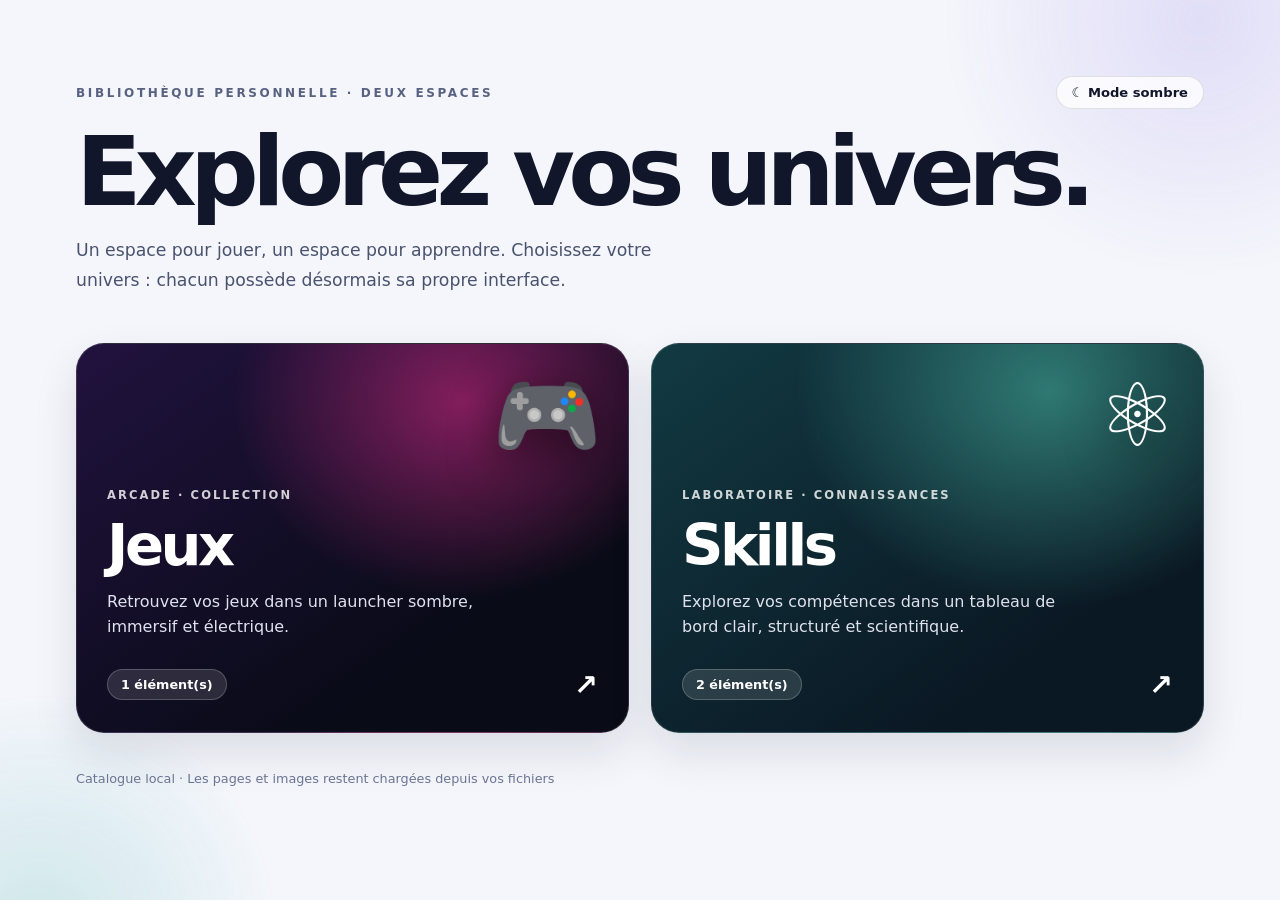
<file: 2-catalogue visuel plus.html>
<!DOCTYPE html>
<html lang="fr">
<head>
<meta charset="UTF-8">
<meta name="viewport" content="width=device-width, initial-scale=1">
<meta name="color-scheme" content="light dark">
<title>Mes univers — Jeux & Skills</title>
<style>
*{box-sizing:border-box}
html{scroll-behavior:smooth;-webkit-text-size-adjust:100%}
body{margin:0;min-height:100vh;font-family:Inter,ui-sans-serif,system-ui,-apple-system,"Segoe UI",sans-serif;transition:background-color .25s,color .25s}
button,a{font:inherit}
button:focus-visible,a:focus-visible{outline:3px solid currentColor;outline-offset:4px}
button{cursor:pointer}
#app{min-height:100vh}

/* =========================================================
   ACCUEIL : PORTAIL NEUTRE (Variables Clair / Sombre)
   ========================================================= */
.home{
 --h-bg:#f4f6fb;
 --h-ink:#11162b;
 --h-kicker:#586280;
 --h-intro:#4a536e;
 --h-foot:#6d7694;
 --h-blob1:#7c5ce628;
 --h-blob2:#08999328;
 --h-btn-bg:#ffffffcc;
 --h-btn-line:#11162b1f;
 --h-btn-hover:#ffffff;
 min-height:100vh;
 padding:clamp(28px,6vw,76px);
 color:var(--h-ink);
 background:var(--h-bg);
 position:relative;
 overflow:hidden;
 transition:background .25s,color .25s
}
[data-theme="dark"] .home{
 --h-bg:#0d1020;
 --h-ink:#f7f8ff;
 --h-kicker:#aab0ca;
 --h-intro:#b6bdd2;
 --h-foot:#747d9b;
 --h-blob1:#5532a866;
 --h-blob2:#087d7866;
 --h-btn-bg:#ffffff12;
 --h-btn-line:#ffffff28;
 --h-btn-hover:#ffffff22
}
.home:before,.home:after{content:"";position:absolute;border-radius:50%;filter:blur(2px);pointer-events:none}
.home:before{width:520px;height:520px;right:-180px;top:-240px;background:radial-gradient(circle,var(--h-blob1),transparent 70%)}
.home:after{width:480px;height:480px;left:-200px;bottom:-270px;background:radial-gradient(circle,var(--h-blob2),transparent 70%)}
.home-inner{max-width:1180px;margin:auto;position:relative;z-index:1}
.home-top{display:flex;justify-content:space-between;align-items:center;gap:16px;flex-wrap:wrap}
.home-kicker{letter-spacing:.22em;text-transform:uppercase;color:var(--h-kicker);font-size:.75rem;font-weight:800}
.home-theme-btn{border:1px solid var(--h-btn-line);background:var(--h-btn-bg);color:var(--h-ink);border-radius:99px;padding:8px 15px;font-size:.82rem;font-weight:750;backdrop-filter:blur(10px);transition:background .2s,border-color .2s}
.home-theme-btn:hover{background:var(--h-btn-hover);border-color:currentColor}
.home h1{font-size:clamp(2.8rem,8vw,6rem);line-height:.95;letter-spacing:-.07em;margin:18px 0}
.home-intro{color:var(--h-intro);max-width:580px;font-size:1.08rem;line-height:1.7}
.portals{display:grid;grid-template-columns:1fr 1fr;gap:22px;margin-top:48px}
.portal{position:relative;min-height:390px;border-radius:28px;overflow:hidden;text-decoration:none;color:white;padding:30px;display:flex;flex-direction:column;justify-content:flex-end;border:1px solid #ffffff22;isolation:isolate;transition:transform .25s,border-color .25s,box-shadow .25s}
[data-theme="light"] .portal{box-shadow:0 20px 45px #11162b1c}
.portal:hover{transform:translateY(-7px);border-color:#ffffff88}
.portal-games{background:radial-gradient(ellipse at 70% 15%,#e52c8c88,transparent 42%),linear-gradient(145deg,#21123e,#090b17 72%)}
.portal-skills{background:radial-gradient(ellipse at 72% 12%,#55d6bd77,transparent 45%),linear-gradient(145deg,#123a42,#0a1824 75%)}
.portal-art{position:absolute;inset:0;z-index:-1;opacity:.9}
.portal-symbol{font-size:5.5rem;position:absolute;right:26px;top:20px;filter:drop-shadow(0 12px 24px #0008)}
.portal-eyebrow{text-transform:uppercase;letter-spacing:.18em;font-size:.72rem;font-weight:800;opacity:.8}
.portal h2{font-size:clamp(2.2rem,5vw,3.6rem);letter-spacing:-.06em;margin:10px 0}
.portal p{max-width:380px;color:#e0e1ef;line-height:1.6;margin:0}
.portal-bottom{display:flex;justify-content:space-between;align-items:center;margin-top:28px;font-weight:800}
.portal-count{background:#ffffff20;border:1px solid #ffffff35;border-radius:99px;padding:7px 13px;font-size:.8rem}
.portal-arrow{font-size:1.8rem}
.home-foot{margin-top:38px;color:var(--h-foot);font-size:.8rem}

/* =========================================================
   UNIVERS JEUX : LAUNCHER NÉON (Clair / Sombre)
   ========================================================= */
.games{
 --g-bg:#f6f3fc;
 --g-top:#f6f3fccc;
 --g-panel:#ffffff;
 --g-panel2:#efe8fb;
 --g-ink:#191229;
 --g-muted:#5c4e75;
 --g-line:#1912291a;
 --g-pink:#d91b7a;
 --g-purple:#763ee8;
 --g-glow1:#e6b8e077;
 --g-glow2:#d3c4f777;
 --g-btn-bg:#ffffffb8;
 --g-stat-bg:#ffffffcc;
 --g-stat-ink:#2f2247;
 --g-card-bg:linear-gradient(160deg,#ffffff,#f3edfc 75%);
 --g-card-shadow:0 16px 35px #2e18591c,0 0 22px #d91b7a14;
 min-height:100vh;
 background:radial-gradient(ellipse at 82% 0%,var(--g-glow1),transparent 34%),radial-gradient(ellipse at 8% 45%,var(--g-glow2),transparent 35%),var(--g-bg);
 color:var(--g-ink);
 padding-bottom:70px;
 transition:background .25s,color .25s
}
[data-theme="dark"] .games{
 --g-bg:#090811;
 --g-top:#090811cc;
 --g-panel:#151222;
 --g-panel2:#20172d;
 --g-ink:#f8f4ff;
 --g-muted:#b7a9c9;
 --g-line:#ffffff18;
 --g-pink:#ff3e9d;
 --g-purple:#9d6bff;
 --g-glow1:#64245b55;
 --g-glow2:#35205c55;
 --g-btn-bg:#ffffff09;
 --g-stat-bg:#ffffff08;
 --g-stat-ink:#e8dff3;
 --g-card-bg:linear-gradient(160deg,#21172d,#110f1b 65%);
 --g-card-shadow:0 18px 40px #0008,0 0 25px #ff3e9d18
}
.game-top{padding:22px clamp(18px,5vw,70px);display:flex;align-items:center;justify-content:space-between;gap:12px;border-bottom:1px solid var(--g-line);background:var(--g-top);backdrop-filter:blur(16px);position:sticky;top:0;z-index:5}
.game-brand{display:flex;align-items:center;gap:12px;font-weight:900;letter-spacing:.12em;text-transform:uppercase;font-size:.82rem}
.game-brand-mark{width:34px;height:34px;border-radius:10px;background:linear-gradient(135deg,var(--g-pink),var(--g-purple));color:#fff;display:grid;place-items:center;box-shadow:0 0 25px #ff3e9d55}
.game-nav{display:flex;gap:9px;flex-wrap:wrap}
.game-btn{border:1px solid var(--g-line);background:var(--g-btn-bg);color:var(--g-ink);border-radius:10px;padding:9px 14px;font-weight:700;transition:border-color .2s,background .2s}
.game-btn:hover{border-color:var(--g-pink);background:#ff3e9d18}
.game-hero{max-width:1320px;margin:0 auto;padding:clamp(38px,7vw,86px) clamp(18px,5vw,70px) 38px;position:relative;overflow:hidden}
.game-hero:after{content:"";position:absolute;width:360px;height:360px;border:1px solid #ff3e9d33;border-radius:50%;right:7%;top:30px;box-shadow:0 0 0 38px #9d6bff0b,0 0 0 78px #ff3e9d0a;pointer-events:none}
.game-overline{color:var(--g-pink);font-size:.75rem;font-weight:900;letter-spacing:.24em;text-transform:uppercase}
.game-hero h1{font-size:clamp(3rem,8vw,7.5rem);line-height:.86;letter-spacing:-.075em;text-transform:uppercase;margin:18px 0;max-width:850px}
.game-hero h1 span{color:transparent;-webkit-text-stroke:1.5px var(--g-ink)}
.game-hero p{color:var(--g-muted);max-width:590px;line-height:1.7;font-size:1.05rem}
.game-statline{display:flex;gap:12px;flex-wrap:wrap;margin-top:28px}
.game-stat{border:1px solid var(--g-line);background:var(--g-stat-bg);padding:9px 13px;border-radius:8px;color:var(--g-stat-ink);font-size:.8rem}
.game-stat strong{color:var(--g-pink);margin-right:6px}
.game-section{max-width:1320px;margin:18px auto 0;padding:0 clamp(18px,5vw,70px)}
.game-section-head{display:flex;align-items:end;justify-content:space-between;gap:18px;margin-bottom:20px;border-bottom:1px solid var(--g-line);padding-bottom:15px}
.game-section-head h2{font-size:1.4rem;text-transform:uppercase;letter-spacing:.1em;margin:0}
.game-section-head p{margin:0;color:var(--g-muted);font-size:.85rem}
.game-grid{display:grid;grid-template-columns:repeat(auto-fill,minmax(225px,1fr));gap:20px}
.game-card{min-width:0;background:var(--g-card-bg);border:1px solid var(--g-line);border-radius:15px;overflow:hidden;text-decoration:none;color:var(--g-ink);display:flex;flex-direction:column;transition:transform .22s,border-color .22s,box-shadow .22s}
.game-card:hover{transform:translateY(-6px);border-color:var(--g-pink);box-shadow:var(--g-card-shadow)}
.game-cover{aspect-ratio:4/5;position:relative;overflow:hidden;background:radial-gradient(circle at 70% 25%,#ff3e9d77,transparent 35%),linear-gradient(145deg,#39205a,#10101b 70%);display:grid;place-items:center}
.game-cover img{width:100%;height:100%;object-fit:cover;display:block;position:absolute;inset:0}
.game-cover:after{content:"";position:absolute;inset:30% 0 0;background:linear-gradient(transparent,#080711cc)}
.game-cover-fallback{font-size:5rem;filter:drop-shadow(0 8px 18px #0009)}
.game-cover-index{position:absolute;top:13px;left:13px;z-index:1;background:#090811bb;color:#f8f4ff;border:1px solid #ffffff30;border-radius:6px;padding:5px 9px;font-size:.68rem;font-weight:900;letter-spacing:.13em}
.game-card-info{padding:16px 17px 18px;display:flex;flex-direction:column;gap:8px;flex:1}
.game-card-title{font-weight:850;font-size:1.02rem;line-height:1.3;overflow-wrap:anywhere}
.game-card-meta{display:flex;justify-content:space-between;gap:8px;color:var(--g-muted);font-size:.72rem;text-transform:uppercase;letter-spacing:.1em}
.game-card-cta{color:var(--g-pink);font-weight:900;font-size:.78rem;letter-spacing:.1em;margin-top:6px}
.game-empty{border:1px dashed var(--g-line);border-radius:16px;padding:42px;text-align:center;color:var(--g-muted)}

/* =========================================================
   UNIVERS SKILLS : LABORATOIRE (Clair / Sombre)
   ========================================================= */
.skills{
 --s-bg:linear-gradient(135deg,#f5f9f7,#eaf2f2);
 --s-top:#ffffffd9;
 --s-paper:#ffffff;
 --s-sidebar:#ffffffb8;
 --s-ink:#173b3b;
 --s-muted:#668080;
 --s-label:#72918d;
 --s-line:#d9e7e3;
 --s-green:#07866f;
 --s-blue:#2477a8;
 --s-btn-bg:#ffffff;
 --s-btn-hover:#effaf6;
 --s-card-hover:#76b9a9;
 --s-card-shadow:0 12px 28px #164b4b12;
 --s-thumb-bg:linear-gradient(145deg,#dff4ed,#dcecf5);
 --s-thumb-ring:#53a99766;
 --s-thumb-icon:#087b6b;
 min-height:100vh;
 background:var(--s-bg);
 color:var(--s-ink);
 padding-bottom:70px;
 transition:background .25s,color .25s
}
[data-theme="dark"] .skills{
 --s-bg:linear-gradient(135deg,#091416,#0d1d22);
 --s-top:#0b191cd9;
 --s-paper:#112327;
 --s-sidebar:#112327cc;
 --s-ink:#e3f5f2;
 --s-muted:#8eb3ad;
 --s-label:#6ba39b;
 --s-line:#1f3d42;
 --s-green:#2dd4bf;
 --s-blue:#38bdf8;
 --s-btn-bg:#14292e;
 --s-btn-hover:#1a363c;
 --s-card-hover:#2dd4bf88;
 --s-card-shadow:0 14px 32px #00000055;
 --s-thumb-bg:linear-gradient(145deg,#143336,#162c3d);
 --s-thumb-ring:#2dd4bf44;
 --s-thumb-icon:#2dd4bf
}
.skill-top{display:flex;justify-content:space-between;align-items:center;gap:12px;padding:18px clamp(18px,5vw,70px);background:var(--s-top);border-bottom:1px solid var(--s-line);position:sticky;top:0;z-index:5;backdrop-filter:blur(14px)}
.skill-brand{display:flex;align-items:center;gap:12px;font-size:.83rem;font-weight:900;letter-spacing:.12em;text-transform:uppercase}
.skill-brand-mark{width:36px;height:36px;border-radius:12px;background:linear-gradient(135deg,#07866f,#2477a8);color:white;display:grid;place-items:center}
.skill-nav{display:flex;gap:9px;flex-wrap:wrap}
.skill-btn{border:1px solid var(--s-line);background:var(--s-btn-bg);color:var(--s-ink);border-radius:9px;padding:9px 14px;font-weight:750;transition:border-color .2s,background .2s}
.skill-btn:hover{border-color:var(--s-green);background:var(--s-btn-hover)}
.skill-layout{max-width:1320px;margin:auto;padding:clamp(24px,5vw,62px) clamp(18px,5vw,70px)}
.lab-hero{background:linear-gradient(115deg,#123e43,#145b59 56%,#176b76);border-radius:22px;color:#f3fffc;padding:clamp(26px,5vw,54px);position:relative;overflow:hidden;box-shadow:0 18px 45px #164b4b22}
[data-theme="dark"] .lab-hero{background:linear-gradient(115deg,#0d2c30,#114746 56%,#13525b);border:1px solid #2dd4bf26;box-shadow:0 18px 45px #00000044}
.lab-hero:before{content:"";position:absolute;width:420px;height:420px;border:1px solid #b5fff044;border-radius:50%;right:-65px;top:-230px;box-shadow:0 0 0 36px #b5fff010,0 0 0 78px #b5fff00a}
.lab-hero:after{content:"";position:absolute;width:180px;height:180px;border:1px solid #b5fff044;border-radius:50%;right:90px;bottom:-130px}
.lab-kicker{color:#9ce5d4;text-transform:uppercase;letter-spacing:.2em;font-size:.72rem;font-weight:900}
.lab-hero h1{font-size:clamp(2.5rem,6vw,5.3rem);letter-spacing:-.07em;line-height:.95;margin:17px 0;max-width:780px}
.lab-hero p{max-width:620px;color:#c5e5df;line-height:1.7;margin:0}
.lab-hero-foot{display:flex;gap:10px;flex-wrap:wrap;margin-top:26px}
.lab-chip{padding:7px 11px;border:1px solid #d8fff033;background:#ffffff0d;border-radius:7px;color:#d8fff0;font-size:.78rem}
.molecule{position:absolute;right:9%;top:22%;width:180px;height:150px;opacity:.8}
.molecule svg{width:100%;height:100%}
.skill-dashboard{display:grid;grid-template-columns:250px 1fr;gap:24px;margin-top:28px;align-items:start}
.skill-sidebar{background:var(--s-sidebar);border:1px solid var(--s-line);border-radius:16px;padding:22px;position:sticky;top:90px;backdrop-filter:blur(10px)}
.side-label{font-size:.68rem;letter-spacing:.17em;text-transform:uppercase;color:var(--s-label);font-weight:900}
.side-stat{padding:17px 0;border-bottom:1px solid var(--s-line)}
.side-stat:last-child{border:0;padding-bottom:0}
.side-number{font-size:2rem;letter-spacing:-.06em;font-weight:900;color:var(--s-green)}
.side-caption{font-size:.82rem;color:var(--s-muted)}
.skill-content-head{display:flex;justify-content:space-between;align-items:end;gap:14px;margin:2px 0 18px}
.skill-content-head h2{font-size:1.45rem;letter-spacing:-.04em;margin:0}
.skill-content-head p{color:var(--s-muted);font-size:.85rem;margin:5px 0 0}
.skill-grid{display:grid;grid-template-columns:repeat(auto-fill,minmax(220px,1fr));gap:15px}
.skill-card{background:var(--s-paper);border:1px solid var(--s-line);border-radius:14px;overflow:hidden;text-decoration:none;color:var(--s-ink);display:flex;min-height:142px;transition:transform .2s,border-color .2s,box-shadow .2s}
.skill-card:hover{transform:translateY(-3px);border-color:var(--s-card-hover);box-shadow:var(--s-card-shadow)}
.skill-thumb{width:94px;flex:0 0 94px;position:relative;background:var(--s-thumb-bg);display:grid;place-items:center;overflow:hidden}
.skill-thumb:before,.skill-thumb:after{content:"";position:absolute;border:1px solid var(--s-thumb-ring);border-radius:50%;width:70px;height:70px}
.skill-thumb:after{width:42px;height:42px}
.skill-thumb img{position:absolute;inset:0;width:100%;height:100%;object-fit:cover;z-index:1}
.skill-thumb-icon{font-size:2rem;position:relative;z-index:0;color:var(--s-thumb-icon)}
.skill-card-body{padding:17px 15px;display:flex;flex-direction:column;justify-content:center;gap:9px;min-width:0}
.skill-card-title{font-weight:850;line-height:1.3;overflow-wrap:anywhere}
.skill-card-meta{font-size:.7rem;color:var(--s-muted);letter-spacing:.12em;text-transform:uppercase}
.skill-card-open{font-size:.77rem;color:var(--s-green);font-weight:850}
.skill-empty{background:var(--s-paper);border:1px dashed var(--s-line);border-radius:15px;padding:42px;text-align:center;color:var(--s-muted)}
.page-footer{text-align:center;margin-top:35px;color:var(--s-label);font-size:.78rem}
.info{grid-column:1/-1;text-align:center;padding:50px 20px;color:inherit;opacity:.7}

@media(max-width:760px){.portals{grid-template-columns:1fr}.portal{min-height:300px}.game-hero:after{right:-190px}.molecule{opacity:.25;right:0}.skill-dashboard{grid-template-columns:1fr}.skill-sidebar{position:static;display:grid;grid-template-columns:repeat(3,1fr);gap:10px}.side-label{grid-column:1/-1}.side-stat{border:0;padding:8px 0}.side-number{font-size:1.55rem}}
@media(max-width:480px){.game-top,.skill-top{padding:14px 16px}.game-brand,.skill-brand{font-size:.68rem;letter-spacing:.06em}.game-btn,.skill-btn{padding:8px 10px;font-size:.8rem}.game-grid,.skill-grid{grid-template-columns:1fr 1fr;gap:11px}.game-cover{aspect-ratio:3/4}.game-card-info{padding:12px}.game-card-title{font-size:.9rem}.skill-card{display:block}.skill-thumb{width:100%;height:100px}.skill-card-body{padding:12px}.skill-sidebar{padding:14px;grid-template-columns:repeat(3,1fr)}}
@media(prefers-reduced-motion:reduce){html{scroll-behavior:auto}*,*:before,*:after{transition:none!important;animation:none!important}}
</style>
<script>
(function(){
 try{
  const saved=localStorage.getItem("univers-theme");
  const prefersDark=window.matchMedia&&window.matchMedia("(prefers-color-scheme: dark)").matches;
  document.documentElement.dataset.theme=saved||(prefersDark?"dark":"light");
 }catch(e){
  document.documentElement.dataset.theme="light";
 }
})();
</script>
</head>
<body>
<main id="app" aria-live="polite"><p class="info">Chargement du catalogue…</p></main>
<script src="pages.js"></script>
<script>
"use strict";
const CATEGORIES={
 jeux:{title:"Jeux",icon:"🎮",img:"switch"},
 skill:{title:"Skills",icon:"🧬",img:"skill"}
};
const IMAGE_EXT=["jpg","jpeg","png","webp"];
let PAGES=[];
const app=document.getElementById("app");

function getTheme(){
 return document.documentElement.dataset.theme==="dark"?"dark":"light";
}
function setTheme(theme){
 document.documentElement.dataset.theme=theme;
 try{localStorage.setItem("univers-theme",theme);}catch(e){}
 document.querySelectorAll("[data-theme-toggle]").forEach(updateThemeButton);
}
function updateThemeButton(btn){
 const isDark=getTheme()==="dark";
 btn.textContent=isDark?"☀ Mode clair":"☾ Mode sombre";
 btn.setAttribute("aria-pressed",String(isDark));
 btn.title=isDark?"Passer en mode clair":"Passer en mode sombre";
}
function themeButton(cls){
 const btn=el("button",cls);
 btn.type="button";
 btn.dataset.themeToggle="1";
 updateThemeButton(btn);
 btn.addEventListener("click",()=>setTheme(getTheme()==="dark"?"light":"dark"));
 return btn;
}

async function listFromDirectory(){
 const res=await fetch("./");
 if(!res.ok)throw new Error("listing indisponible");
 const doc=new DOMParser().parseFromString(await res.text(),"text/html");
 return [...doc.querySelectorAll("a")].map(a=>decodeURIComponent(a.getAttribute("href")||""))
  .filter(h=>/^(jeux|skill)[^/]*\.html$/i.test(h)).map(file=>({file}));
}
async function discover(){
 if(Array.isArray(window.PAGES_DATA)&&window.PAGES_DATA.length)return window.PAGES_DATA;
 try{const entries=await listFromDirectory();if(entries.length)return entries;}catch(err){console.warn("Listing impossible :",err);}
 return [];
}
async function titleOf(file){
 try{const res=await fetch(file);if(!res.ok)return null;const doc=new DOMParser().parseFromString(await res.text(),"text/html");return doc.title.trim()||null;}catch{return null;}
}
function imageExists(src){return new Promise(resolve=>{const img=new Image();img.onload=()=>resolve(src);img.onerror=()=>resolve(null);img.src=src;});}
async function findImage(stem){
 for(const dir of ["","images/"])for(const ext of IMAGE_EXT){const ok=await imageExists(`${dir}${stem}.${ext}`);if(ok)return ok;}
 return null;
}
function categoryOf(file){return Object.keys(CATEGORIES).find(k=>file.toLowerCase().startsWith(k))||null;}
async function buildPages(){
 const entries=await discover(),pages=[];
 for(const e of entries){
  try{
   const key=categoryOf(e.file);if(!key)continue;
   const stem=e.file.replace(/\.html$/i,"");
   pages.push({key,file:e.file,name:e.name||(await titleOf(e.file))||stem,image:("image" in e)?e.image:await findImage(stem)});
  }catch(err){console.warn("Page ignorée :",e,err);}
 }
 return pages.sort((a,b)=>a.name.localeCompare(b.name,"fr",{numeric:true}));
}
async function loadCategoryIcons(){
 for(const cat of Object.values(CATEGORIES))cat.image=cat.img?await findImage(cat.img):null;
}
function el(tag,cls,text){
 const node=document.createElement(tag);if(cls)node.className=cls;if(text!==undefined)node.textContent=text;return node;
}
function navButton(label,action,cls){
 const b=el("button",cls,label);b.type="button";b.addEventListener("click",action);return b;
}
function imageNode(src,alt=""){
 const img=el("img");img.src=src;img.alt=alt;img.loading="lazy";return img;
}
function renderHome(){
 const root=el("section","home"),inner=el("div","home-inner");
 const top=el("div","home-top");
 top.append(el("div","home-kicker","Bibliothèque personnelle · Deux espaces"),themeButton("home-theme-btn"));
 inner.append(top);
 inner.append(el("h1","","Explorez vos univers."));
 inner.append(el("p","home-intro","Un espace pour jouer, un espace pour apprendre. Choisissez votre univers : chacun possède désormais sa propre interface."));
 const portals=el("div","portals");
 const configs=[
  {key:"jeux",cls:"portal portal-games",eyebrow:"Arcade · Collection",desc:"Retrouvez vos jeux dans un launcher sombre, immersif et électrique.",symbol:"🎮"},
  {key:"skill",cls:"portal portal-skills",eyebrow:"Laboratoire · Connaissances",desc:"Explorez vos compétences dans un tableau de bord clair, structuré et scientifique.",symbol:"⚛"}
 ];
 for(const c of configs){
  const count=PAGES.filter(p=>p.key===c.key).length;
  const a=el("a",c.cls);a.href="#"+c.key;
  const art=el("div","portal-art");art.setAttribute("aria-hidden","true");a.append(art);
  a.append(el("div","portal-symbol",c.symbol),el("div","portal-eyebrow",c.eyebrow),el("h2","",CATEGORIES[c.key].title),el("p","",c.desc));
  const bottom=el("div","portal-bottom");bottom.append(el("span","portal-count",count+" élément(s)"),el("span","portal-arrow","↗"));a.append(bottom);portals.append(a);
 }
 inner.append(portals,el("div","home-foot","Catalogue local · Les pages et images restent chargées depuis vos fichiers"));
 root.append(inner);app.replaceChildren(root);
}
function renderGames(){
 const pages=PAGES.filter(p=>p.key==="jeux");
 const root=el("section","games");
 const top=el("header","game-top"),brand=el("div","game-brand");
 brand.append(el("span","game-brand-mark","✦"),el("span","","GAME LIBRARY"));
 const nav=el("nav","game-nav");nav.setAttribute("aria-label","Navigation");
 nav.append(themeButton("game-btn"),navButton("← Retour",()=>history.back(),"game-btn"),navButton("⌂ Sommaire",()=>location.hash="","game-btn"));
 top.append(brand,nav);
 const hero=el("section","game-hero");hero.append(el("div","game-overline","Player one · Bibliothèque"));
 const h=el("h1");h.append(document.createTextNode("Choisissez votre "),el("span","","prochain jeu"));
 hero.append(h,el("p","","Votre collection, présentée comme un launcher : jaquettes en grand format, ambiance néon et accès direct à chaque page."));
 const stats=el("div","game-statline");stats.append(el("div","game-stat",`${pages.length} jeu(x) dans la bibliothèque`),el("div","game-stat","MODE · EXPLORATION"));hero.append(stats);
 const section=el("section","game-section"),head=el("div","game-section-head");
 head.append(el("h2","","Votre collection"),el("p","",`${String(pages.length).padStart(2,"0")} TITRES`));section.append(head);
 if(!pages.length)section.append(el("div","game-empty","Aucun jeu trouvé dans cette catégorie."));
 else{
  const grid=el("div","game-grid");
  pages.forEach((p,i)=>{
   const a=el("a","game-card");a.href=p.file;
   const cover=el("div","game-cover"),index=el("span","game-cover-index",`GAME ${String(i+1).padStart(2,"0")}`);
   cover.append(el("span","game-cover-fallback","🎮"),index);
   if(p.image){const img=imageNode(p.image,p.name);img.onerror=()=>img.remove();cover.append(img);}
   const info=el("div","game-card-info");info.append(el("div","game-card-meta","Bibliothèque · Jeu"),el("div","game-card-title",p.name),el("div","game-card-cta","LANCER LA PAGE ↗"));
   a.append(cover,info);grid.append(a);
  });
  section.append(grid);
 }
 root.append(top,hero,section);app.replaceChildren(root);
}
function renderSkills(){
 const pages=PAGES.filter(p=>p.key==="skill");
 const root=el("section","skills");
 const top=el("header","skill-top"),brand=el("div","skill-brand");
 brand.append(el("span","skill-brand-mark","⌬"),el("span","","SKILLS LAB / KNOWLEDGE BASE"));
 const nav=el("nav","skill-nav");nav.setAttribute("aria-label","Navigation");
 nav.append(themeButton("skill-btn"),navButton("← Retour",()=>history.back(),"skill-btn"),navButton("Sommaire",()=>location.hash="","skill-btn"));
 top.append(brand,nav);
 const layout=el("div","skill-layout"),hero=el("section","lab-hero");
 hero.append(el("div","lab-kicker","Centre de recherche · Espace de compétences"),el("h1","","Cartographier les savoirs."));
 hero.append(el("p","","Un environnement de travail lumineux pour consulter vos skills, méthodes et outils. Chaque fiche est organisée comme une ressource de laboratoire."));
 const chips=el("div","lab-hero-foot");chips.append(el("span","lab-chip","BASE DE CONNAISSANCES"),el("span","lab-chip","RESSOURCES & MÉTHODES"),el("span","lab-chip","EXPLORATION"));hero.append(chips);
 const molecule=el("div","molecule");molecule.setAttribute("aria-hidden","true");
 molecule.innerHTML='<svg viewBox="0 0 180 150" fill="none" xmlns="http://www.w3.org/2000/svg"><g stroke="#b5fff0" stroke-width="2"><path d="M40 75 90 35 140 75 90 115Z"/><path d="M40 75 90 75 140 75M90 35V115"/></g><g fill="#a8f5df" stroke="#eafffa" stroke-width="2"><circle cx="40" cy="75" r="9"/><circle cx="90" cy="35" r="9"/><circle cx="140" cy="75" r="9"/><circle cx="90" cy="115" r="9"/><circle cx="90" cy="75" r="7"/></g></svg>';
 hero.append(molecule);
 const dashboard=el("div","skill-dashboard"),sidebar=el("aside","skill-sidebar");
 sidebar.append(el("div","side-label","Vue d’ensemble"));
 const stat1=el("div","side-stat");stat1.append(el("div","side-number",String(pages.length).padStart(2,"0")),el("div","side-caption","Skills disponibles"));
 const stat2=el("div","side-stat");stat2.append(el("div","side-number","01"),el("div","side-caption","Base locale"));
 const stat3=el("div","side-stat");stat3.append(el("div","side-number","∞"),el("div","side-caption","Possibilités d’apprentissage"));
 sidebar.append(stat1,stat2,stat3);
 const content=el("section","skill-content"),head=el("div","skill-content-head");
 const titleWrap=el("div");titleWrap.append(el("h2","","Ressources disponibles"),el("p","","Sélectionnez une fiche pour ouvrir sa page détaillée."));
 head.append(titleWrap,el("span","side-label",`${pages.length} FICHE(S)`));content.append(head);
 if(!pages.length)content.append(el("div","skill-empty","Aucun skill trouvé dans cette catégorie."));
 else{
  const grid=el("div","skill-grid");
  pages.forEach(p=>{
   const a=el("a","skill-card");a.href=p.file;
   const thumb=el("div","skill-thumb");thumb.append(el("span","skill-thumb-icon","⌬"));
   if(p.image){const img=imageNode(p.image,p.name);img.onerror=()=>img.remove();thumb.append(img);}
   const body=el("div","skill-card-body");body.append(el("div","skill-card-meta","Fiche ressource"),el("div","skill-card-title",p.name),el("div","skill-card-open","Consulter la fiche ↗"));
   a.append(thumb,body);grid.append(a);
  });
  content.append(grid);
 }
 dashboard.append(sidebar,content);layout.append(hero,dashboard,el("div","page-footer","SKILLS LAB · Votre espace de connaissances personnel"));root.append(top,layout);app.replaceChildren(root);
}
function route(){
 const key=location.hash.slice(1).toLowerCase();
 if(key==="jeux")renderGames();else if(key==="skill")renderSkills();else renderHome();
}
(async()=>{
 try{await loadCategoryIcons();PAGES=await buildPages();}
 catch(err){console.error(err);PAGES=[];}
 window.addEventListener("hashchange",route);route();
 if(!PAGES.length){
  const note=el("p","info","Aucune page trouvée. Vérifiez que pages.js existe (lancez generer_pages.py), ou ouvrez le catalogue avec un serveur local pour permettre la découverte du dossier.");
  app.append(note);
 }
})();
</script>
</body>
</html>
</file>
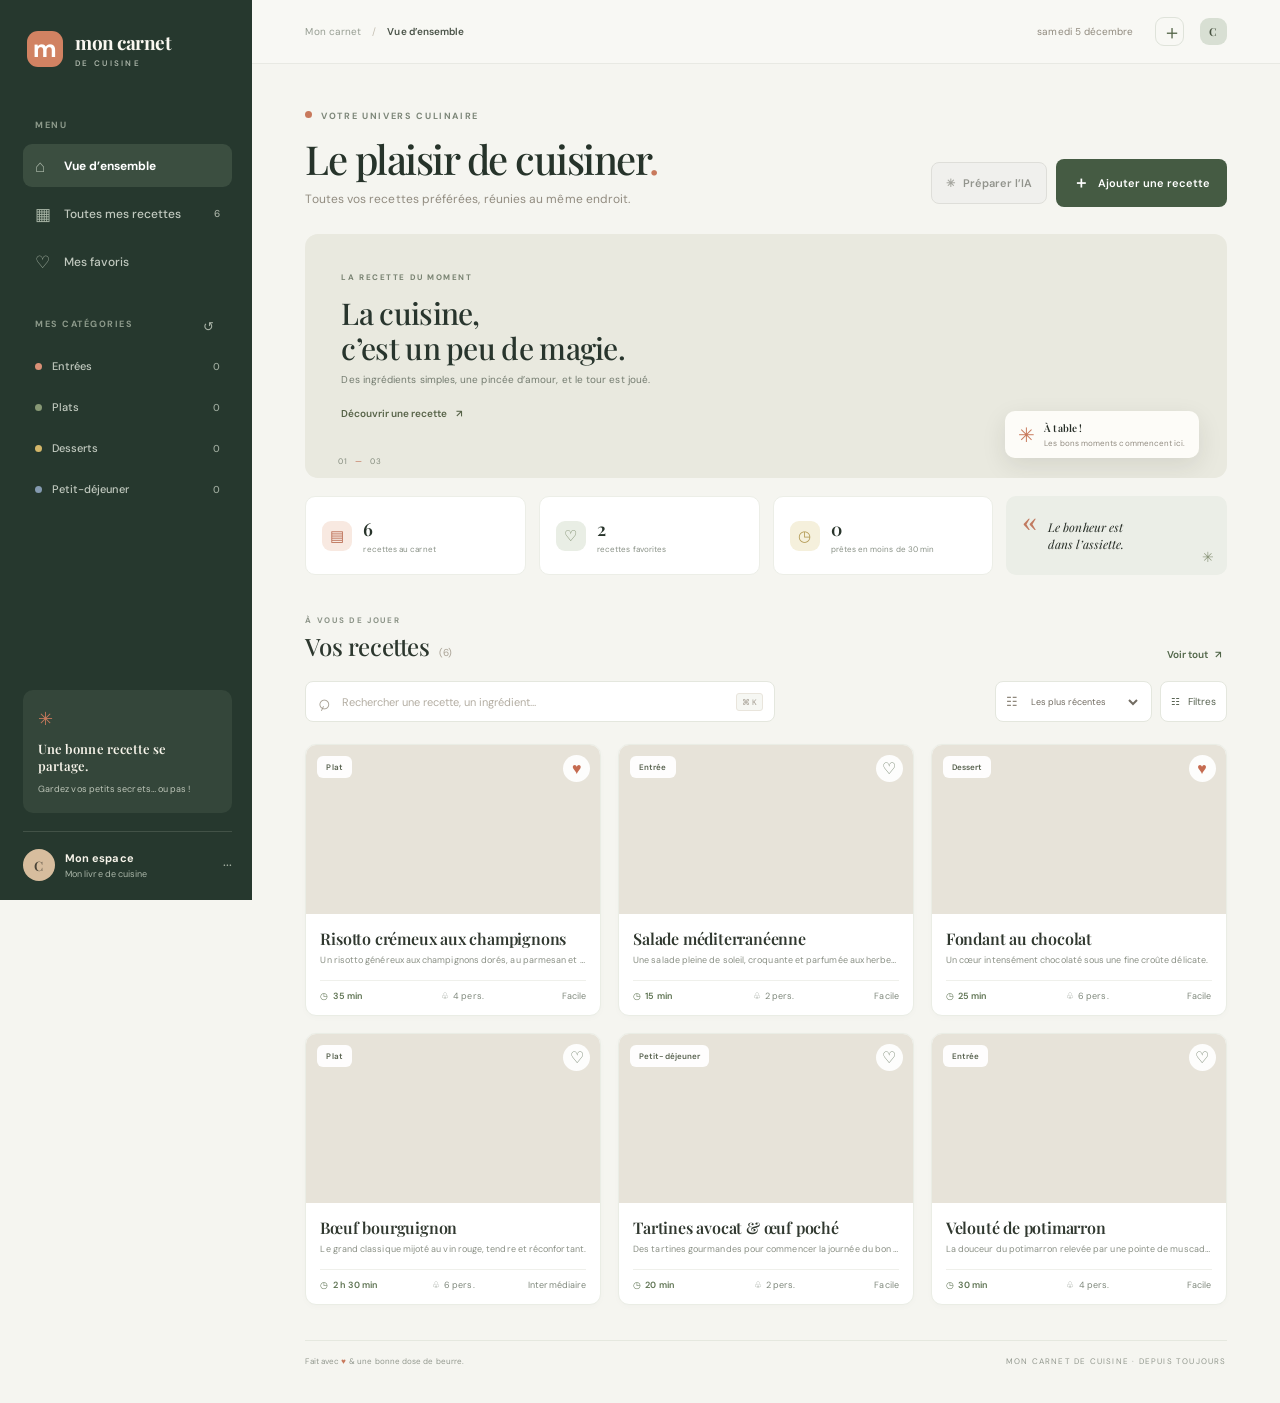
<file: Mon-Carnet-de-Cuisine-IA-navigateur/index V1.html>
<!doctype html>
<html lang="fr">
<head>
  <meta charset="utf-8"><meta name="viewport" content="width=device-width,initial-scale=1">
  <meta name="theme-color" content="#f7f4ec"><title>Mon Carnet — Cuisine</title>
  <link rel="preconnect" href="https://fonts.googleapis.com"><link rel="preconnect" href="https://fonts.gstatic.com" crossorigin>
  <link href="https://fonts.googleapis.com/css2?family=DM+Sans:wght@400;500;600;700&family=Playfair+Display:wght@500;600;700&display=swap" rel="stylesheet">
  <link rel="stylesheet" href="styles.css">
</head>
<body>
  <div class="app-shell">
    <aside class="sidebar" id="sidebar">
      <a class="brand" href="#" aria-label="Mon Carnet, accueil"><span class="brand-mark">m</span><span>mon carnet<small>DE CUISINE</small></span></a>
      <div class="nav-label">MENU</div>
      <nav class="main-nav" aria-label="Navigation principale">
        <button class="nav-item active" data-view="all"><span class="nav-icon">⌂</span>Vue d’ensemble</button>
        <button class="nav-item" data-view="all"><span class="nav-icon">▦</span>Toutes mes recettes<span class="nav-count" id="totalCount">0</span></button>
        <button class="nav-item" data-view="favorites"><span class="nav-icon">♡</span>Mes favoris</button>
      </nav>
      <div class="nav-label category-label">MES CATÉGORIES <button id="clearCategory" class="tiny-clear" title="Effacer le filtre">↺</button></div>
      <nav class="category-nav" aria-label="Catégories">
        <button class="category-link" data-category="Entrée"><i class="dot coral"></i>Entrées<span id="countEntree">0</span></button>
        <button class="category-link" data-category="Plat"><i class="dot green"></i>Plats<span id="countPlat">0</span></button>
        <button class="category-link" data-category="Dessert"><i class="dot yellow"></i>Desserts<span id="countDessert">0</span></button>
        <button class="category-link" data-category="Petit-déjeuner"><i class="dot blue"></i>Petit-déjeuner<span id="countBreakfast">0</span></button>
      </nav>
      <div class="sidebar-bottom"><div class="tip-card"><span class="tip-icon">✳</span><p>Une bonne recette se partage.</p><span>Gardez vos petits secrets… ou pas !</span></div><div class="profile"><div class="avatar">C</div><div><b>Mon espace</b><small>Mon livre de cuisine</small></div><span class="profile-more">···</span></div></div>
    </aside>
    <main class="main-area">
      <header class="topbar"><button class="mobile-menu" id="menuToggle" aria-label="Ouvrir le menu">☰</button><div class="breadcrumb">Mon carnet <span>/</span> <b id="crumbLabel">Vue d’ensemble</b></div><div class="top-actions"><span class="today" id="today"></span><button class="icon-button" id="topAdd" aria-label="Ajouter une recette">＋</button><div class="mini-avatar">C</div></div></header>
      <section class="content">
        <div class="welcome-row"><div><div class="eyebrow"><span></span> VOTRE UNIVERS CULINAIRE</div><h1 id="pageTitle">Le plaisir de cuisiner<span>.</span></h1><p class="intro" id="pageIntro">Toutes vos recettes préférées, réunies au même endroit.</p></div><div class="welcome-actions"><button class="ai-button" id="openAi"><span>✳</span> Générer avec l’IA</button><button class="primary-button" id="addRecipe"><span>＋</span> Ajouter une recette</button></div></div>
        <section class="hero-card"><div class="hero-copy"><span class="hero-kicker">LA RECETTE DU MOMENT</span><h2>La cuisine,<br>c’est un peu de magie.</h2><p>Des ingrédients simples, une pincée d’amour, et le tour est joué.</p><button class="hero-link" id="surpriseBtn">Découvrir une recette <span>↗</span></button></div><div class="hero-image" role="img" aria-label="Table gastronomique avec des plats à partager"><div class="hero-note"><span>✳</span><div><b>À table !</b><small>Les bons moments commencent ici.</small></div></div></div><div class="hero-index">01 <span>—</span> 03</div></section>
        <section class="stats-row"><div class="stat"><span class="stat-icon peach">▤</span><div><b id="statRecipes">0</b><small>recettes au carnet</small></div></div><div class="stat"><span class="stat-icon sage">♡</span><div><b id="statFavs">0</b><small>recettes favorites</small></div></div><div class="stat"><span class="stat-icon butter">◷</span><div><b id="statQuick">0</b><small>prêtes en moins de 30 min</small></div></div><div class="stat stat-note"><span>«</span><p>Le bonheur est<br>dans l’assiette.</p><span class="note-spark">✳</span></div></section>
        <section class="recipes-section"><div class="section-heading"><div><div class="eyebrow section-eyebrow">À VOUS DE JOUER</div><h2 id="listTitle">Vos recettes <span id="visibleCount">(0)</span></h2></div><button class="text-link" id="viewAll">Voir tout <span>↗</span></button></div>
          <div class="toolbar"><label class="search-box"><span>⌕</span><input id="searchInput" type="search" placeholder="Rechercher une recette, un ingrédient…"><kbd>⌘ K</kbd></label><div class="toolbar-right"><label class="select-wrap"><span>☷</span><select id="sortSelect" aria-label="Trier les recettes"><option value="recent">Les plus récentes</option><option value="name">Nom A à Z</option><option value="time">Temps de préparation</option></select></label><button class="filter-button" id="filterToggle">☷ <span>Filtres</span><i id="filterDot"></i></button></div></div>
          <div class="filter-panel" id="filterPanel"><span>Type de plat</span><div id="filterChips"></div><label><input type="checkbox" id="quickFilter"> Prêtes en moins de 30 min</label><button id="resetFilters">Tout effacer</button></div>
          <div class="active-filters" id="activeFilters"></div><div class="recipe-grid" id="recipeGrid"></div>
        </section>
        <footer class="footer"><span>Fait avec <span class="heart">♥</span> & une bonne dose de beurre.</span><span>MON CARNET DE CUISINE · DEPUIS TOUJOURS</span></footer>
      </section>
    </main>
  </div>
  <div class="overlay" id="overlay" aria-hidden="true"><section class="dialog" role="dialog" aria-modal="true" aria-labelledby="dialogTitle"><button class="close-button" id="closeDialog" aria-label="Fermer">×</button><div id="dialogContent"></div></section></div>
  <div class="toast" id="toast" role="status"></div>
  <script src="app.js"></script><script src="ai.js"></script>
</body>
</html>
</file>
<file: Mon-Carnet-de-Cuisine-IA-navigateur/styles.css>
:root{--cream:#f7f5ef;--paper:#fffefa;--ink:#342f28;--muted:#8d877d;--line:#ebe7dc;--terracotta:#bd694d;--olive:#677458;--soft-olive:#e9ede3;--shadow:0 18px 50px #382e1b0d}*{box-sizing:border-box}body{margin:0;background:var(--cream);color:var(--ink);font-family:'DM Sans',sans-serif;font-size:14px}.app-shell{min-height:100vh;display:flex}.sidebar{position:fixed;inset:0 auto 0 0;width:252px;padding:30px 20px 20px 24px;background:#fbfaf6;border-right:1px solid #eeeae0;display:flex;flex-direction:column;z-index:5}.brand{display:flex;align-items:center;gap:12px;color:var(--ink);text-decoration:none;font-family:'Playfair Display',serif;font-size:19px;font-weight:700;letter-spacing:-.5px;margin:0 0 47px 4px}.brand-mark{width:36px;height:36px;background:var(--terracotta);color:white;border-radius:50% 50% 50% 12%;display:grid;place-items:center;font-size:25px;font-style:italic}.brand small{display:block;font:600 8px 'DM Sans',sans-serif;color:#a49d8f;letter-spacing:2.3px;margin-top:3px}.nav-label{color:#aba598;letter-spacing:1.5px;font-size:9px;font-weight:700;padding:0 12px;margin-bottom:13px}.main-nav,.category-nav{display:grid;gap:5px}.nav-item,.category-link{border:0;background:none;color:#726c63;display:flex;align-items:center;text-align:left;width:100%;height:42px;padding:0 12px;border-radius:8px;font:500 12px 'DM Sans',sans-serif;cursor:pointer;gap:12px}.nav-item.active{background:#f1ede3;color:#413a30;font-weight:700}.nav-icon{font-size:17px;width:17px;color:#8d8579}.nav-count{margin-left:auto;font-size:10px;color:#9a9388}.category-label{margin-top:35px;display:flex;justify-content:space-between}.tiny-clear{border:0;background:none;color:#aaa396;cursor:pointer}.category-link{height:36px;font-size:11px;gap:10px}.category-link>span{margin-left:auto;color:#a49e92;font-size:10px}.dot{width:7px;height:7px;border-radius:50%}.coral{background:#d99076}.green{background:#879875}.yellow{background:#d3b669}.blue{background:#849ab0}.sidebar-bottom{margin-top:auto}.tip-card{padding:17px 15px;background:#f1eee5;border-radius:10px;margin-bottom:18px;position:relative}.tip-icon{color:var(--terracotta);font-size:18px}.tip-card p{font:600 13px 'Playfair Display',serif;margin:9px 0 4px}.tip-card>span:last-child{font-size:9px;color:#898174}.profile{border-top:1px solid var(--line);padding-top:17px;display:flex;align-items:center;gap:10px}.avatar,.mini-avatar{width:32px;height:32px;border-radius:50%;background:#d9d4c4;display:grid;place-items:center;color:#645a48;font:600 13px 'Playfair Display',serif}.profile b,.profile small{display:block}.profile b{font-size:11px}.profile small{font-size:9px;color:#9b958a;margin-top:3px}.profile-more{margin-left:auto;color:#968f83}.main-area{margin-left:252px;width:calc(100% - 252px);min-height:100vh}.topbar{height:68px;border-bottom:1px solid #ebe7dd;display:flex;align-items:center;padding:0 5.2%;justify-content:space-between;background:#f8f6f0}.breadcrumb{font-size:10px;color:#999286}.breadcrumb span{padding:0 8px;color:#c6c0b4}.breadcrumb b{color:#615b51;font-weight:600}.top-actions{display:flex;gap:16px;align-items:center}.today{font-size:10px;color:#908a7e;margin-right:5px}.icon-button{width:29px;height:29px;border:1px solid #ded9ce;border-radius:50%;background:transparent;color:#716957;font-size:20px;line-height:1;cursor:pointer}.mini-avatar{width:27px;height:27px;font-size:11px}.mobile-menu{display:none}.content{max-width:1190px;margin:0 auto;padding:43px 5.2% 22px}.welcome-row{display:flex;align-items:flex-end;justify-content:space-between;margin-bottom:27px}.eyebrow{font-size:9px;font-weight:700;letter-spacing:1.45px;color:#898478}.eyebrow>span{display:inline-block;width:6px;height:6px;background:var(--terracotta);border-radius:50%;vertical-align:1px;margin-right:5px}h1,h2{font-family:'Playfair Display',serif}h1{font-size:38px;letter-spacing:-1.2px;font-weight:500;margin:10px 0 6px}h1>span{color:var(--terracotta)}.intro{color:#928c80;font-size:12px;margin:0}.primary-button{background:var(--olive);border:0;color:white;border-radius:6px;padding:12px 16px;font:600 11px 'DM Sans',sans-serif;cursor:pointer;box-shadow:0 5px 12px #5360441c}.primary-button span{font-size:16px;vertical-align:-1px;margin-right:6px}.hero-card{height:231px;border-radius:10px;background:#eeece3;position:relative;overflow:hidden;display:grid;grid-template-columns:1fr 1fr;margin-bottom:20px}.hero-copy{padding:30px 0 25px 33px;z-index:1}.hero-kicker{font-size:8px;letter-spacing:1.3px;font-weight:700;color:#928b7c}.hero-copy h2{font-size:27px;line-height:1.15;font-weight:500;margin:12px 0 8px;letter-spacing:-.5px}.hero-copy p{font-size:10px;color:#827c70;margin:0 0 17px}.hero-link{border:0;background:none;padding:0;color:#576348;font:600 10px 'DM Sans',sans-serif;cursor:pointer}.hero-link span{padding-left:7px}.hero-image{position:absolute;right:0;top:0;width:51%;height:100%;background:linear-gradient(90deg,#eeece3 0%,#eeece300 30%),url('https://images.unsplash.com/photo-1490645935967-10de6ba17061?auto=format&fit=crop&w=1100&q=85') center 45%/cover}.hero-note{position:absolute;right:28px;bottom:20px;background:#fffefaed;display:flex;align-items:center;gap:9px;padding:10px 13px;border-radius:7px;box-shadow:var(--shadow)}.hero-note>span{font-size:20px;color:var(--terracotta)}.hero-note b,.hero-note small{display:block}.hero-note b{font:600 10px 'Playfair Display',serif}.hero-note small{font-size:8px;color:#918b80;margin-top:3px}.hero-index{position:absolute;bottom:12px;left:33px;font-size:8px;color:#969083;letter-spacing:1px}.hero-index span{padding:0 4px;color:#bd694d}.stats-row{display:grid;grid-template-columns:repeat(4,1fr);gap:12px;margin-bottom:36px}.stat{height:76px;background:#fffefa;border:1px solid #f0ede5;border-radius:8px;display:flex;align-items:center;padding:0 15px;gap:11px}.stat-icon{width:30px;height:30px;border-radius:8px;display:grid;place-items:center;font-size:15px}.peach{background:#f8e9e1;color:#b96a50}.sage{background:#e9eee5;color:#71805f}.butter{background:#f5f0dc;color:#b39a54}.stat b,.stat small{display:block}.stat b{font:600 18px 'Playfair Display',serif}.stat small{font-size:8px;color:#958f83;margin-top:3px}.stat-note{position:relative;background:#f1eee5;border:0;padding-left:19px}.stat-note>span:first-child{font:30px Georgia;color:#c17a60;align-self:flex-start;margin-top:8px}.stat-note p{font:italic 12px 'Playfair Display',serif;line-height:1.35;margin:0}.note-spark{position:absolute;right:12px;bottom:9px;color:#8b967b;font-size:14px}.recipes-section{margin-top:5px}.section-heading{display:flex;justify-content:space-between;align-items:end;margin-bottom:16px}.section-eyebrow{font-size:8px;color:#a0988a}.section-heading h2{font-size:22px;font-weight:500;letter-spacing:-.4px;margin:5px 0 0}.section-heading h2 span{font:10px 'DM Sans',sans-serif;color:#aaa396;margin-left:4px}.text-link{border:0;background:none;color:#68765a;font:600 10px 'DM Sans',sans-serif;cursor:pointer}.text-link span{margin-left:5px}.toolbar{display:flex;justify-content:space-between;gap:12px;margin-bottom:12px}.search-box{height:39px;flex:1;max-width:470px;background:#fffefa;border:1px solid #eae6dc;border-radius:6px;display:flex;align-items:center;padding:0 11px;gap:9px;color:#a39b8e}.search-box>span{font-size:21px;transform:rotate(-20deg)}.search-box input{border:0;outline:0;background:transparent;flex:1;min-width:80px;color:var(--ink);font:10px 'DM Sans',sans-serif}.search-box input::placeholder{color:#b3ada2}.search-box kbd{font:8px 'DM Sans',sans-serif;border:1px solid #e9e5dc;padding:3px 5px;border-radius:3px;color:#a29b90}.toolbar-right{display:flex;gap:8px}.select-wrap,.filter-button{height:39px;border:1px solid #eae6dc;background:#fffefa;border-radius:6px;display:flex;align-items:center;padding:0 10px;gap:8px;color:#90897d}.select-wrap{font-size:13px}.select-wrap select{border:0;background:transparent;color:#726c62;font:9px 'DM Sans',sans-serif;outline:0}.filter-button{font:10px 'DM Sans',sans-serif;cursor:pointer;position:relative}.filter-button i{width:5px;height:5px;border-radius:50%;background:var(--terracotta);display:none}.filter-button.has-filter i{display:block}.filter-panel{display:none;padding:12px 14px;border:1px solid var(--line);border-radius:7px;margin-bottom:12px;background:#fffefa;align-items:center;gap:12px;flex-wrap:wrap;font-size:10px;color:#777065}.filter-panel.open{display:flex}.filter-panel>span{font-weight:700;color:#625c51}.filter-chip{border:1px solid #e7e2d7;background:#fffefa;border-radius:30px;padding:6px 10px;color:#777065;font:9px 'DM Sans',sans-serif;cursor:pointer}.filter-chip.selected{background:#e9ede3;border-color:#dce2d4;color:#556348}.filter-panel label{margin-left:auto;display:flex;align-items:center;gap:5px}.filter-panel button{border:0;background:none;color:var(--terracotta);font:9px 'DM Sans',sans-serif;cursor:pointer}.active-filters{display:flex;gap:6px;margin-bottom:8px}.active-tag{font-size:9px;padding:5px 8px;background:#eeece3;border-radius:20px;color:#70695d;cursor:pointer}.recipe-grid{display:grid;grid-template-columns:repeat(3,minmax(0,1fr));gap:15px}.recipe-card{min-width:0;background:#fffefa;border:1px solid #efebe3;border-radius:8px;overflow:hidden;transition:transform .2s,box-shadow .2s;cursor:pointer}.recipe-card:hover{transform:translateY(-3px);box-shadow:var(--shadow)}.card-image{height:157px;position:relative;background:#e7e3d9 center/contain no-repeat}.card-category{position:absolute;left:11px;top:11px;padding:5px 8px;background:#fffef4e8;border-radius:20px;font-size:8px;color:#665e52;font-weight:600}.favorite-button{position:absolute;right:10px;top:10px;width:27px;height:27px;border:0;border-radius:50%;background:#fffef4e8;color:#8e8374;font-size:16px;cursor:pointer}.favorite-button.is-favorite{color:#bd694d}.card-body{padding:12px 13px 13px}.card-title{font:600 15px 'Playfair Display',serif;margin:0 0 5px;white-space:nowrap;overflow:hidden;text-overflow:ellipsis}.card-desc{font-size:9px;color:#989185;white-space:nowrap;overflow:hidden;text-overflow:ellipsis;margin:0 0 13px}.card-meta{border-top:1px solid #f0ede6;padding-top:9px;display:flex;justify-content:space-between;color:#8e877b;font-size:9px}.card-meta span:first-child{color:#69765c}.card-meta b{font-weight:600}.empty-state{grid-column:1/-1;padding:50px 20px;text-align:center;border:1px dashed #ded8ca;border-radius:8px;color:#878073}.empty-state span{font-size:27px;color:#bd694d}.empty-state h3{font:500 19px 'Playfair Display',serif;margin:10px 0 5px}.empty-state p{font-size:11px;margin:0}.footer{border-top:1px solid #e9e5db;margin-top:35px;padding:15px 0;display:flex;justify-content:space-between;color:#a09a8e;font-size:8px}.heart{color:var(--terracotta)}.footer span:last-child{letter-spacing:1.2px}.overlay{position:fixed;inset:0;background:#25211680;z-index:20;display:none;align-items:center;justify-content:center;padding:22px}.overlay.visible{display:flex}.dialog{background:#fffefa;width:min(670px,100%);max-height:90vh;overflow:auto;border-radius:12px;position:relative;box-shadow:0 30px 100px #17140e40}.close-button{position:absolute;right:15px;top:13px;z-index:3;border:0;background:#fffefaeb;border-radius:50%;width:30px;height:30px;font-size:22px;color:#696155;cursor:pointer}.detail-image{height:255px;background:center/cover;position:relative}.detail-image:after{content:'';position:absolute;inset:0;background:linear-gradient(0deg,#17130d6c,transparent 50%)}.detail-image-title{position:absolute;z-index:1;bottom:22px;left:27px;color:white}.detail-image-title span{font-size:9px;letter-spacing:1.4px;text-transform:uppercase}.detail-image-title h2{font-size:30px;margin:5px 0 0;font-weight:500}.detail-content{padding:22px 28px 28px}.detail-topline{display:flex;align-items:center;gap:18px;color:#776f63;font-size:10px;border-bottom:1px solid var(--line);padding-bottom:17px}.detail-topline span:first-child{color:#68765a}.detail-actions{margin-left:auto;display:flex;gap:8px}.small-action{border:1px solid var(--line);background:white;padding:7px 10px;border-radius:5px;color:#6e675d;font:10px 'DM Sans',sans-serif;cursor:pointer}.detail-description{color:#827b70;font-size:11px;line-height:1.6;margin:16px 0}.detail-columns{display:grid;grid-template-columns:205px 1fr;gap:28px}.detail-content h3{font:600 17px 'Playfair Display',serif;margin:8px 0 13px}.servings-row{display:flex;align-items:center;justify-content:space-between;font-size:10px;color:#847d71;margin-bottom:13px}.serving-stepper{display:flex;align-items:center;gap:11px}.serving-stepper button{width:22px;height:22px;border:1px solid var(--line);background:white;border-radius:50%;cursor:pointer}.ingredient-list,.step-list{padding:0;margin:0;list-style:none}.ingredient-list li{font-size:10px;color:#6e675d;padding:8px 0;border-bottom:1px solid #f0ede6;display:flex;justify-content:space-between;gap:8px}.ingredient-list li span:last-child{color:#999184;text-align:right}.step-list{counter-reset:steps}.step-list li{counter-increment:steps;position:relative;padding:0 0 14px 30px;font-size:10px;color:#716a60;line-height:1.6}.step-list li:before{content:counter(steps);position:absolute;left:0;top:0;width:20px;height:20px;background:#edf0e8;color:#68765a;border-radius:50%;display:grid;place-items:center;font-weight:700;font-size:9px}.form-content{padding:30px}.form-content h2{font-size:25px;font-weight:500;margin:0 0 5px}.form-content>p{font-size:10px;color:#928b80;margin:0 0 20px}.recipe-form{display:grid;grid-template-columns:1fr 1fr;gap:12px}.field{display:grid;gap:5px}.field.full{grid-column:1/-1}.field label{font-size:9px;font-weight:700;color:#716a5e}.field input,.field select,.field textarea{width:100%;border:1px solid #e8e3d8;border-radius:5px;padding:10px;background:#fffefa;outline:0;font:10px 'DM Sans',sans-serif;color:#4c463d}.field textarea{resize:vertical;min-height:60px}.form-footer{grid-column:1/-1;display:flex;justify-content:space-between;align-items:center;margin-top:6px}.delete-button{border:0;background:none;color:#b85e49;font:10px 'DM Sans',sans-serif;cursor:pointer}.form-submit{border:0;background:var(--olive);color:#fff;padding:10px 17px;border-radius:5px;font:600 10px 'DM Sans',sans-serif;cursor:pointer}.toast{position:fixed;z-index:40;bottom:22px;left:50%;transform:translate(-50%,20px);opacity:0;background:#39382f;color:#fff;border-radius:7px;padding:11px 16px;font-size:11px;transition:.25s;pointer-events:none}.toast.show{opacity:1;transform:translate(-50%,0)}
@media(max-width:1050px){.sidebar{width:220px}.main-area{margin-left:220px;width:calc(100% - 220px)}.content{padding-left:4%;padding-right:4%}.recipe-grid{grid-template-columns:repeat(2,minmax(0,1fr))}.stats-row{grid-template-columns:repeat(2,1fr)}}
@media(max-width:700px){.sidebar{transform:translateX(-100%);transition:transform .25s;width:260px;box-shadow:var(--shadow)}.sidebar.open{transform:translateX(0)}.main-area{margin-left:0;width:100%}.topbar{height:58px;padding:0 17px;justify-content:flex-start;gap:13px}.mobile-menu{display:block;border:0;background:none;color:#716b60;font-size:18px;padding:0}.top-actions{margin-left:auto;gap:10px}.today{display:none}.content{padding:30px 17px 18px}.welcome-row{align-items:flex-start;gap:12px}.welcome-row .primary-button{font-size:0;padding:10px 12px;white-space:nowrap}.welcome-row .primary-button span{font-size:17px;margin:0}.eyebrow{font-size:8px}h1{font-size:30px}.intro{font-size:10px;max-width:240px;line-height:1.5}.hero-card{height:220px}.hero-copy{padding:27px 0 20px 20px}.hero-copy h2{font-size:23px}.hero-copy p{max-width:185px;font-size:9px;line-height:1.5}.hero-image{width:54%;opacity:.9;background-position:53% center}.hero-note{right:12px;bottom:14px;padding:8px}.hero-note small{max-width:95px}.hero-index{left:20px}.stats-row{gap:8px;margin-bottom:28px}.stat{height:67px;padding:0 10px;gap:8px}.stat-icon{width:26px;height:26px}.stat b{font-size:16px}.stat small{font-size:7px}.stat-note{padding-left:11px}.stat-note p{font-size:10px}.stat-note>span:first-child{font-size:25px}.section-heading h2{font-size:20px}.toolbar{align-items:stretch;flex-direction:column}.search-box{max-width:none}.toolbar-right{justify-content:flex-end}.select-wrap{margin-right:auto}.recipe-grid{grid-template-columns:repeat(2,minmax(0,1fr));gap:9px}.card-image{height:125px}.card-body{padding:10px}.card-title{font-size:13px}.card-desc{font-size:8px}.card-meta{font-size:8px}.footer{font-size:7px}.footer span:last-child{display:none}.detail-image{height:205px}.detail-image-title{left:20px;bottom:16px}.detail-image-title h2{font-size:25px}.detail-content{padding:18px}.detail-columns{grid-template-columns:1fr;gap:10px}.detail-actions{gap:4px}.small-action{font-size:9px;padding:7px}.form-content{padding:25px 18px}.recipe-form{grid-template-columns:1fr}.field.full,.form-footer{grid-column:1}.overlay{padding:10px}}
@media(max-width:390px){.recipe-grid{grid-template-columns:1fr}.card-image{height:165px}.hero-note{display:none}.hero-image{width:48%}}

/* Modern editorial refresh */
:root{--cream:#f5f5f0;--paper:#fff;--ink:#252c25;--muted:#82897e;--line:#e7e9e1;--terracotta:#c8795c;--olive:#536447;--soft-olive:#e9eee5;--shadow:0 14px 36px #202b1c0d}
body{background:#f5f5f0;color:#252c25;letter-spacing:.005em}
.sidebar{background:#26382e;border:0;color:#f8f6ef;padding:29px 20px 19px 23px}
.brand{color:#faf8f1;margin-bottom:51px}.brand-mark{border-radius:11px;background:#d18262;color:#fff;font-family:'DM Sans',sans-serif;font-style:normal;font-weight:700}.brand small{color:#a9b3a7}
.nav-label{color:#8d9a8b}.nav-item{color:#c1c9bf;border-radius:9px;height:43px}.nav-item.active{background:#3b4e40;color:#fff}.nav-icon{color:#a8b5a6}.nav-count{color:#a7b1a5}.category-link{color:#c1c9bf}.category-link>span{color:#9ba89b}.tiny-clear{color:#a7b1a5}.sidebar-bottom .tip-card{background:#34463a;color:#f2f1e8}.tip-card>span:last-child{color:#bdc5b8}.tip-card p{color:#f5f2e8}.profile{border-color:#425247}.profile b{color:#f6f3e9}.profile small,.profile-more{color:#aab6a8}.avatar{background:#d7bd9e;color:#4a4438}
.main-area{background:#f5f5f0}.topbar{background:#f8f8f4;border-color:#e8e9e3;height:64px}.breadcrumb{color:#969d92}.breadcrumb b{color:#495247}.icon-button{border-color:#dfe3da;border-radius:9px;color:#536447}.mini-avatar{border-radius:9px;background:#d8dfd3;color:#46513f}
.content{padding-top:46px}.eyebrow{color:#7d8779;letter-spacing:1.65px}.eyebrow>span{width:7px;height:7px}h1{font-size:40px;letter-spacing:-1.5px;color:#26332a}.primary-button{background:#455b43;border-radius:8px;box-shadow:none;padding:13px 17px}.primary-button:hover,.form-submit:hover{background:#354936}
.hero-card{height:244px;border-radius:13px;background:#e9e9df;margin-bottom:18px}.hero-copy{padding:32px 0 26px 36px}.hero-kicker{color:#788271;letter-spacing:1.55px}.hero-copy h2{font-size:30px;letter-spacing:-.7px;color:#28352d}.hero-copy p{color:#747c70}.hero-image{width:53%;background-image:linear-gradient(90deg,#e9e9df 0%,#e9e9df00 26%),url('https://images.unsplash.com/photo-1490645935967-10de6ba17061?auto=format&fit=crop&w=1100&q=85')}.hero-note{border-radius:10px;box-shadow:0 8px 24px #242a1d1a}.hero-index{color:#838b7d}
.stats-row{gap:13px;margin-bottom:40px}.stat{height:79px;border-color:#eceee7;border-radius:10px;background:#fff;padding:0 16px}.stat-icon{border-radius:9px}.stat b{color:#28342b}.stat small{color:#899186}.stat-note{background:#ebeee7;border:0}.section-heading{margin-bottom:19px}.section-heading h2{font-size:24px;color:#2c372e}.section-eyebrow{color:#8b9387}.text-link{color:#516649}
.toolbar{margin-bottom:14px}.search-box,.select-wrap,.filter-button{background:#fff;border-color:#e4e7de;border-radius:8px;height:41px}.search-box:focus-within{border-color:#95a38a;box-shadow:0 0 0 3px #78896a18}.search-box input{font-size:11px}.search-box kbd{background:#f6f7f3}.filter-button{color:#596453}.filter-button.has-filter{border-color:#9ca990}.filter-panel{background:#fff;border-color:#e5e8df;border-radius:9px}.filter-chip{border-color:#e3e6dd;border-radius:20px}.filter-chip.selected{background:#e9eee5;border-color:#d6dfd0;color:#455b43}
.recipe-grid{gap:17px}.recipe-card{border:1px solid #eaede5;border-radius:11px;background:#fff;box-shadow:0 2px 6px #202b1c05;transition:transform .2s ease,box-shadow .2s ease,border-color .2s ease}.recipe-card:hover{transform:translateY(-4px);border-color:#dce2d6;box-shadow:0 14px 30px #202b1c12}.card-image{height:169px}.card-category{background:#fffffff0;border-radius:6px;color:#58624f;padding:6px 9px}.favorite-button{background:#ffffffed;color:#71806b}.favorite-button.is-favorite{color:#c56b50}.card-body{padding:14px 14px 13px}.card-title{font-size:16px;letter-spacing:-.2px;color:#30382f}.card-desc{color:#8a9085;margin-bottom:14px}.card-meta{border-color:#eff0eb;color:#7f887c}.card-meta span:first-child{color:#5e7352}
.footer{border-color:#e5e8df;color:#92988e}.footer .heart{color:#c8795c}.overlay{backdrop-filter:blur(4px);background:#20291f70}.dialog{border-radius:14px;box-shadow:0 28px 80px #1420184a}.detail-image{height:270px}.detail-image-title h2{font-size:33px}.detail-content h3{color:#2c382f}.detail-topline{color:#7d8679}.small-action{border-color:#e6e9e1;border-radius:7px}.small-action:hover{background:#f4f6f1}.ingredient-list li{border-color:#eff0eb;color:#596254}.ingredient-list li span:last-child{color:#90988c}.step-list li{color:#687164}.step-list li:before{background:#e9eee5;color:#536447}.form-content h2{color:#2b382f}.field input,.field select,.field textarea{border-color:#e2e7de;border-radius:7px}.field input:focus,.field select:focus,.field textarea:focus{border-color:#91a187;box-shadow:0 0 0 3px #78896a18}.form-submit{background:#455b43;border-radius:7px}.toast{border-radius:9px;background:#26382e}
@media(max-width:700px){.sidebar{box-shadow:10px 0 36px #17251a30}.content{padding-top:32px}.hero-card{height:224px}.hero-copy{padding-left:22px}.hero-copy h2{font-size:25px}.stats-row{margin-bottom:31px}.card-image{height:132px}}
.welcome-actions{display:flex;align-items:center;gap:9px}.ai-button{height:42px;padding:0 14px;border:1px solid #dce3d8;background:#f7faf4;color:#455b43;border-radius:8px;font:600 11px 'DM Sans',sans-serif;cursor:pointer}.ai-button span{color:#bd694d;margin-right:5px}.ai-button:hover{background:#edf2e9;border-color:#cbd7c6}
.ai-button.ai-unavailable{background:#f0f0ed;border-color:#deded9;color:#92948d}.ai-button.ai-unavailable span{color:#a5a69f}.ai-button.ai-unavailable:hover{background:#e8e8e3;border-color:#c8c9c1;color:#686b64}.ai-button:disabled{opacity:.68;cursor:wait}.ai-progress-track{width:100%;height:14px;margin:16px 0 3px;padding:2px;background:#e6e9e2;border:1px solid #d5dbd1;border-radius:99px;overflow:hidden}.ai-progress-bar{height:100%;width:0;background:#455b43;border-radius:99px;transition:width .25s ease}.ai-progress-bar.is-indeterminate{width:35%;animation:ai-progress-indeterminate 1.2s ease-in-out infinite alternate}@keyframes ai-progress-indeterminate{from{transform:translateX(0)}to{transform:translateX(180%)}}
.install-task-list{display:grid;gap:8px;margin:0 0 15px}.install-task{display:grid;grid-template-columns:28px 1fr auto;align-items:center;gap:10px;padding:10px 11px;border:1px solid #e8ebe4;border-radius:8px;background:#fff}.install-task-icon{width:25px;height:25px;border-radius:50%;display:grid;place-items:center;background:#f0f1ec;color:#858b80;font-size:10px;font-weight:700}.install-task b{display:block;color:#475347;font-size:10px}.install-task small{display:block;color:#8b9288;font-size:9px;margin-top:3px}.install-task-state{font-size:9px;color:#92988e}.install-task[data-state=active]{border-color:#cbd7c6;background:#f8faf6}.install-task[data-state=active] .install-task-icon{background:#e5ecdf;color:#455b43}.install-task[data-state=active] .install-task-state{color:#536b49;font-weight:700}.install-task[data-state=done] .install-task-icon{background:#455b43;color:white}.install-task[data-state=done] .install-task-icon:before{content:'✓';font-size:0}.install-task[data-state=done] .install-task-icon{font-size:0}.install-task[data-state=done] .install-task-state{color:#536b49}
.ai-content{padding:31px}.ai-content h2{font:500 25px 'Playfair Display',serif;color:#2b382f;margin:0 0 5px}.ai-lead{font-size:10px;line-height:1.6;color:#838b80;margin:0 0 19px;max-width:470px}.source-switch{display:grid;grid-template-columns:repeat(2,1fr);gap:8px;margin-bottom:15px}.source-tab{height:42px;border:1px solid #e4e8df;border-radius:7px;background:#fff;color:#737c70;font:600 10px 'DM Sans',sans-serif;cursor:pointer}.source-tab.selected{background:#e9eee5;border-color:#d0dacb;color:#455b43}.source-pane{display:none}.source-pane.active{display:block}.drop-zone{border:1px dashed #cbd5c6;border-radius:10px;background:#f7f9f5;padding:20px;text-align:center;cursor:pointer}.drop-zone:hover,.drop-zone.drag-over{border-color:#708466;background:#f0f4ec}.drop-icon{width:38px;height:38px;margin:0 auto 8px;border-radius:11px;background:#e8eee3;color:#536447;display:grid;place-items:center;font-size:18px}.drop-zone b{display:block;font-size:11px;color:#465344}.drop-zone small{display:block;font-size:9px;color:#939a8e;margin-top:5px}.drop-zone input{display:none}.ai-field{display:grid;gap:6px;margin-bottom:12px}.ai-field label{font-size:9px;font-weight:700;color:#657060}.ai-field input,.ai-field textarea{border:1px solid #e2e7de;border-radius:7px;padding:10px;background:#fff;font:10px 'DM Sans',sans-serif;color:#414b40;outline:none}.ai-field textarea{min-height:68px;resize:vertical}.ai-hint{border-radius:7px;padding:10px 12px;background:#f2f1e9;color:#747467;font-size:9px;line-height:1.55;margin:12px 0 16px}.ai-hint b{color:#5a614e}.ai-preview{max-width:100%;max-height:180px;border-radius:8px;margin:12px auto 0;display:none;object-fit:cover}.ai-file-name{font-size:9px;color:#68775e;margin-top:8px}.ai-submit{width:100%;padding:12px;border:0;border-radius:7px;background:#455b43;color:white;font:600 11px 'DM Sans',sans-serif;cursor:pointer}.ai-submit:disabled{opacity:.55;cursor:wait}.ai-result{padding:25px 30px}.ai-result h2{font:500 24px 'Playfair Display',serif;margin:0 0 6px;color:#2c382f}.ai-result-intro{font-size:10px;color:#788175;line-height:1.6}.ai-warning{background:#faf1e7;border:1px solid #f0dfcb;color:#755b3c;border-radius:7px;padding:10px 12px;font-size:9px;line-height:1.55;margin:13px 0}.ai-result-preview{display:grid;grid-template-columns:125px 1fr;gap:15px;align-items:center;background:#f6f7f3;border:1px solid #eaede5;padding:11px;border-radius:9px;margin:14px 0}.ai-result-preview img{width:125px;height:95px;object-fit:cover;border-radius:6px;background:#e5e8e0}.ai-result-preview b{display:block;font:600 15px 'Playfair Display',serif;color:#313d32}.ai-result-preview small{display:block;color:#7f887c;font-size:9px;line-height:1.5;margin-top:6px}.ai-result-actions{display:flex;gap:8px;margin-top:17px}.ai-result-actions button{flex:1}.ai-secondary{border:1px solid #e1e6dc;border-radius:7px;background:#fff;color:#66715f;font:600 10px 'DM Sans',sans-serif;cursor:pointer;padding:11px}.ai-citations{font-size:9px;color:#858d81;line-height:1.6}.ai-citations a{color:#52684a}
@media(max-width:700px){.welcome-actions{gap:6px}.welcome-actions .primary-button{font-size:0;padding:10px 12px}.welcome-actions .primary-button span{font-size:17px}.ai-button{font-size:0;padding:0 12px}.ai-button span{font-size:15px;margin:0}.ai-content,.ai-result{padding:24px 18px}.ai-result-preview{grid-template-columns:90px 1fr}.ai-result-preview img{width:90px;height:78px}}
.ai-error{font-size:10px;color:#a34e39;line-height:1.5;margin:0 0 10px}.ai-no-image{height:95px;border-radius:6px;background:#e9ece5;color:#7f897a;display:grid;place-items:center;text-align:center;font-size:9px}
.photo-credit{position:absolute;left:10px;bottom:9px;z-index:1;padding:4px 6px;border-radius:4px;background:#20291f9c;color:#fff;text-decoration:none;font-size:7px;letter-spacing:.2px}.photo-credit:hover{background:#20291fe8}
.section-actions{display:flex;align-items:center;gap:16px}.text-link:disabled{opacity:.55;cursor:wait}
.sync-button{height:36px;padding:0 11px;border:1px solid #dfe4db;border-radius:8px;background:#fff;color:#52634d;font:600 10px 'DM Sans',sans-serif;cursor:pointer}.sync-button:hover{background:#f0f4ed;border-color:#cbd6c6}.sync-button>span:first-child{font-size:15px;margin-right:3px}.sync-content{padding:30px}.sync-content h2{font:500 25px 'Playfair Display',serif;color:#2b382f;margin:0 0 8px}.sync-lead{font-size:11px;color:#788175;line-height:1.65;margin:0 0 18px}.sync-public-note{border:1px solid #f0dfcb;border-radius:7px;background:#faf1e7;color:#755b3c;padding:10px 12px;font-size:9px;line-height:1.55;margin:-5px 0 16px}.sync-label{display:block;font-size:10px;font-weight:700;color:#657060;margin-bottom:6px}.sync-token-input{box-sizing:border-box;width:100%;padding:11px 12px;border:1px solid #e2e7de;border-radius:7px;background:#fff;font:11px 'DM Sans',sans-serif;color:#414b40}.sync-token-input:focus{outline:none;border-color:#91a187;box-shadow:0 0 0 3px #78896a18}.sync-help{font-size:9px;color:#858d81;line-height:1.6;margin:9px 0 18px}.sync-help a{color:#52684a}.sync-actions{display:flex;justify-content:flex-end;gap:9px;flex-wrap:wrap}.sync-primary,.sync-secondary{border-radius:7px;padding:10px 14px;font:600 10px 'DM Sans',sans-serif;cursor:pointer}.sync-primary{border:0;background:#455b43;color:white}.sync-primary:hover{background:#354936}.sync-primary:disabled{opacity:.6;cursor:wait}.sync-secondary{border:1px solid #e1e6dc;background:#fff;color:#66715f}.sync-message{min-height:16px;font-size:10px;color:#69765c;line-height:1.5;margin:12px 0 0}
.sync-diagnostics{margin-top:14px;border:1px solid #dfe4db;border-radius:7px;background:#f7f8f5;color:#52634d;font-size:10px}.sync-diagnostics summary{padding:9px 11px;font-weight:700;cursor:pointer}.sync-diagnostics [role="log"]{max-height:180px;overflow:auto;padding:8px 11px;border-top:1px solid #e4e8e0;font:10px/1.6 ui-monospace,SFMono-Regular,Consolas,monospace;color:#414b40;overflow-wrap:anywhere}.sync-diagnostics [role="log"]:empty:after{content:'Les étapes de connexion apparaîtront ici.';color:#858d81}
@media(max-width:700px){.sync-button{font-size:0;padding:0 9px}.sync-button>span:first-child{font-size:15px}.sync-content{padding:24px 18px}}

.image-suggestion{display:flex;align-items:center;gap:9px;flex-wrap:wrap;color:#788175;font-size:10px}.image-suggestion:empty{display:none}.image-suggestion img{width:62px;height:48px;object-fit:cover;border-radius:6px}.image-suggestion button{border:1px solid #dfe5da;border-radius:6px;background:#f4f6f1;color:#4d6247;padding:7px 9px;font:600 10px 'DM Sans',sans-serif;cursor:pointer}

.image-suggestion{display:grid;grid-template-columns:repeat(3,minmax(0,1fr));gap:8px}.image-suggestion-option{display:flex;flex-direction:column;gap:5px;min-width:0;padding:6px;border:2px solid #e2e7de;border-radius:8px;background:#fffefa;color:#596254;text-align:left;cursor:pointer}.image-suggestion-option[aria-pressed=true]{border-color:#536b4b;background:#f1f5ee}.image-suggestion-option img{width:100%;height:78px;object-fit:cover;border-radius:5px}.image-suggestion-option span,.image-suggestion-option small{width:100%;overflow:hidden;text-overflow:ellipsis;white-space:nowrap}.image-suggestion-option span{font-size:9px;font-weight:600}.image-suggestion-option small{font-size:8px;color:#8a9185}@media(max-width:520px){.image-suggestion-option img{height:58px}.image-suggestion-option{padding:4px}}

.sync-button.is-synced{background:#278443;border-color:#278443;color:#fff}.sync-button.is-synced:hover{background:#206f37;border-color:#206f37}.sync-button.is-synced>span:first-child{color:inherit}
.sync-button.is-unsynced{background:#c83f3b;border-color:#c83f3b;color:#fff}.sync-button.is-unsynced:hover{background:#ad302d;border-color:#ad302d}.sync-button.is-unsynced>span:first-child{color:inherit}

/* Confort de lecture et commandes tactiles sur téléphone */
@media (max-width: 700px) {
  html { -webkit-text-size-adjust: 100%; }
  .topbar { position: sticky; top: 0; z-index: 30; }
  .mobile-menu, .icon-button, .theme-toggle, .sync-button { min-width: 44px; min-height: 44px; }
  .top-actions { gap: 6px; }
  .content { padding-left: 16px; padding-right: 16px; }
  .intro, .hero-copy p, .stat-note p { font-size: 12px; line-height: 1.55; }
  .eyebrow, .stat small, .footer { font-size: 10px; }
  .card-desc, .card-meta { font-size: 11px; line-height: 1.45; }
  .card-title { font-size: 15px; line-height: 1.35; }
  .recipe-card, .primary-button, .ai-button, .filter-button, .select-wrap,
  .small-action, .form-submit, .ai-submit, .sync-primary, .sync-secondary { min-height: 44px; }
  .nav-item, .category-link { min-height: 44px; }
  .search-box input, .field input, .field select, .field textarea,
  .ai-field input, .ai-field textarea, .sync-token-input { font-size: 16px; }
  .dialog { width: min(100%, 560px); max-height: calc(100dvh - 20px); overflow-y: auto; }
  .overlay { align-items: flex-start; overflow-y: auto; padding: 10px; }
  .detail-columns { gap: 18px; }
}
@media (max-width: 390px) {
  .topbar { padding-left: 12px; padding-right: 12px; gap: 8px; }
  .top-actions { gap: 4px; }
  .content { padding-left: 12px; padding-right: 12px; }
  .recipe-grid { grid-template-columns: 1fr; }
  .card-image { height: 180px; }
  .stats-row { grid-template-columns: 1fr 1fr; }
  .stat-note { grid-column: 1 / -1; }
  .welcome-row { flex-wrap: wrap; }
  .hero-copy { max-width: 72%; }
  .form-content, .ai-content, .ai-result, .sync-content { padding: 20px 16px; }
  .ai-result-actions { flex-direction: column; }
}
@media (hover: none) and (pointer: coarse) {
  .recipe-card:hover { transform: none; }
  button, a { -webkit-tap-highlight-color: transparent; }
}

.speech-controls{display:flex;align-items:center;gap:8px;flex-wrap:wrap;margin:0 0 18px}.speech-controls .small-action{min-height:38px}.small-action:disabled{opacity:.45;cursor:not-allowed}.reading-status{font-size:10px;color:#68765a}
@media(max-width:700px){.speech-controls .small-action{min-height:44px}}

.weekend-button{position:absolute;left:10px;bottom:10px;z-index:2;border:1px solid #ffffffc9;border-radius:999px;padding:5px 9px;background:#fffefaeb;color:#59624f;font:600 9px 'DM Sans',sans-serif;cursor:pointer;box-shadow:0 1px 5px #00000012}.weekend-button.is-weekend{background:#58684d;color:#fff;border-color:#58684d}.weekend-detail-action.is-weekend{background:#e9ede3;border-color:#cbd5c4;color:#455b43}.weekend-detail-action{white-space:nowrap}
@media(max-width:700px){.weekend-button{min-height:34px;padding:6px 9px}}
</file>
